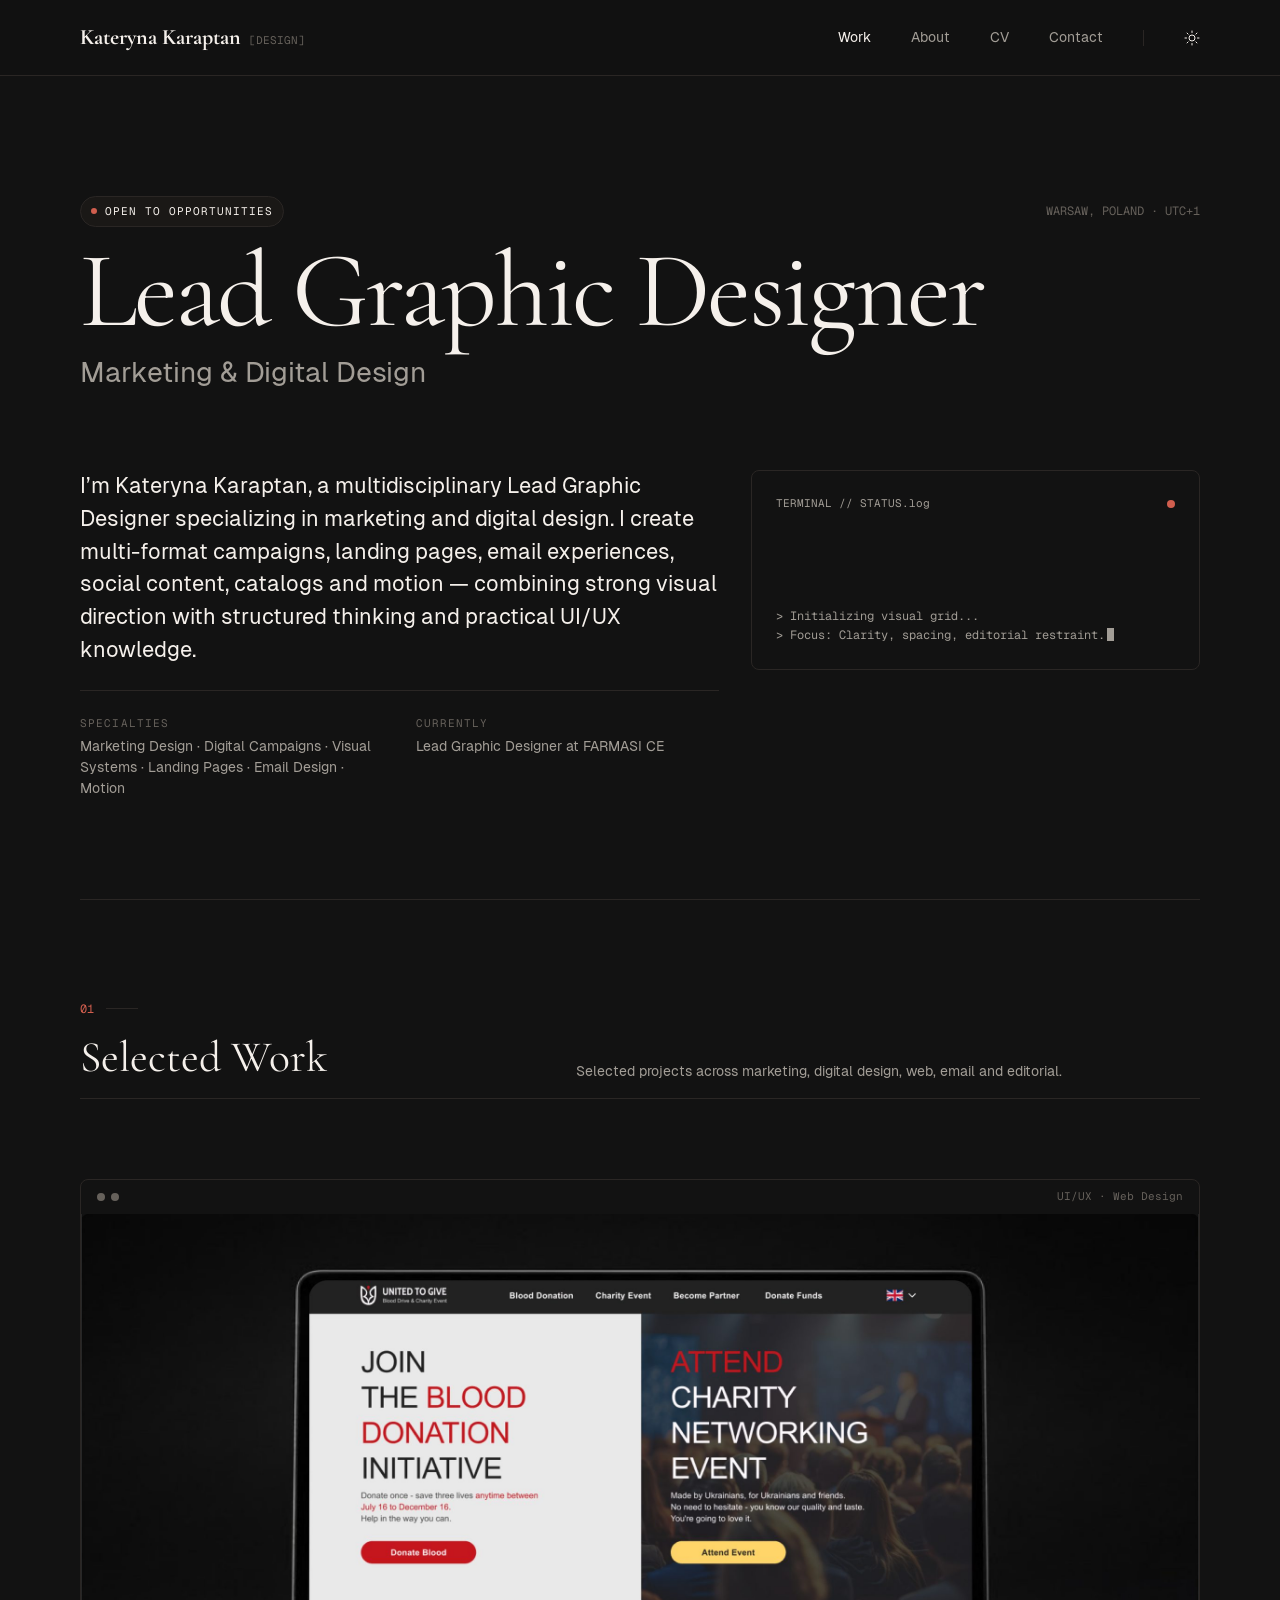
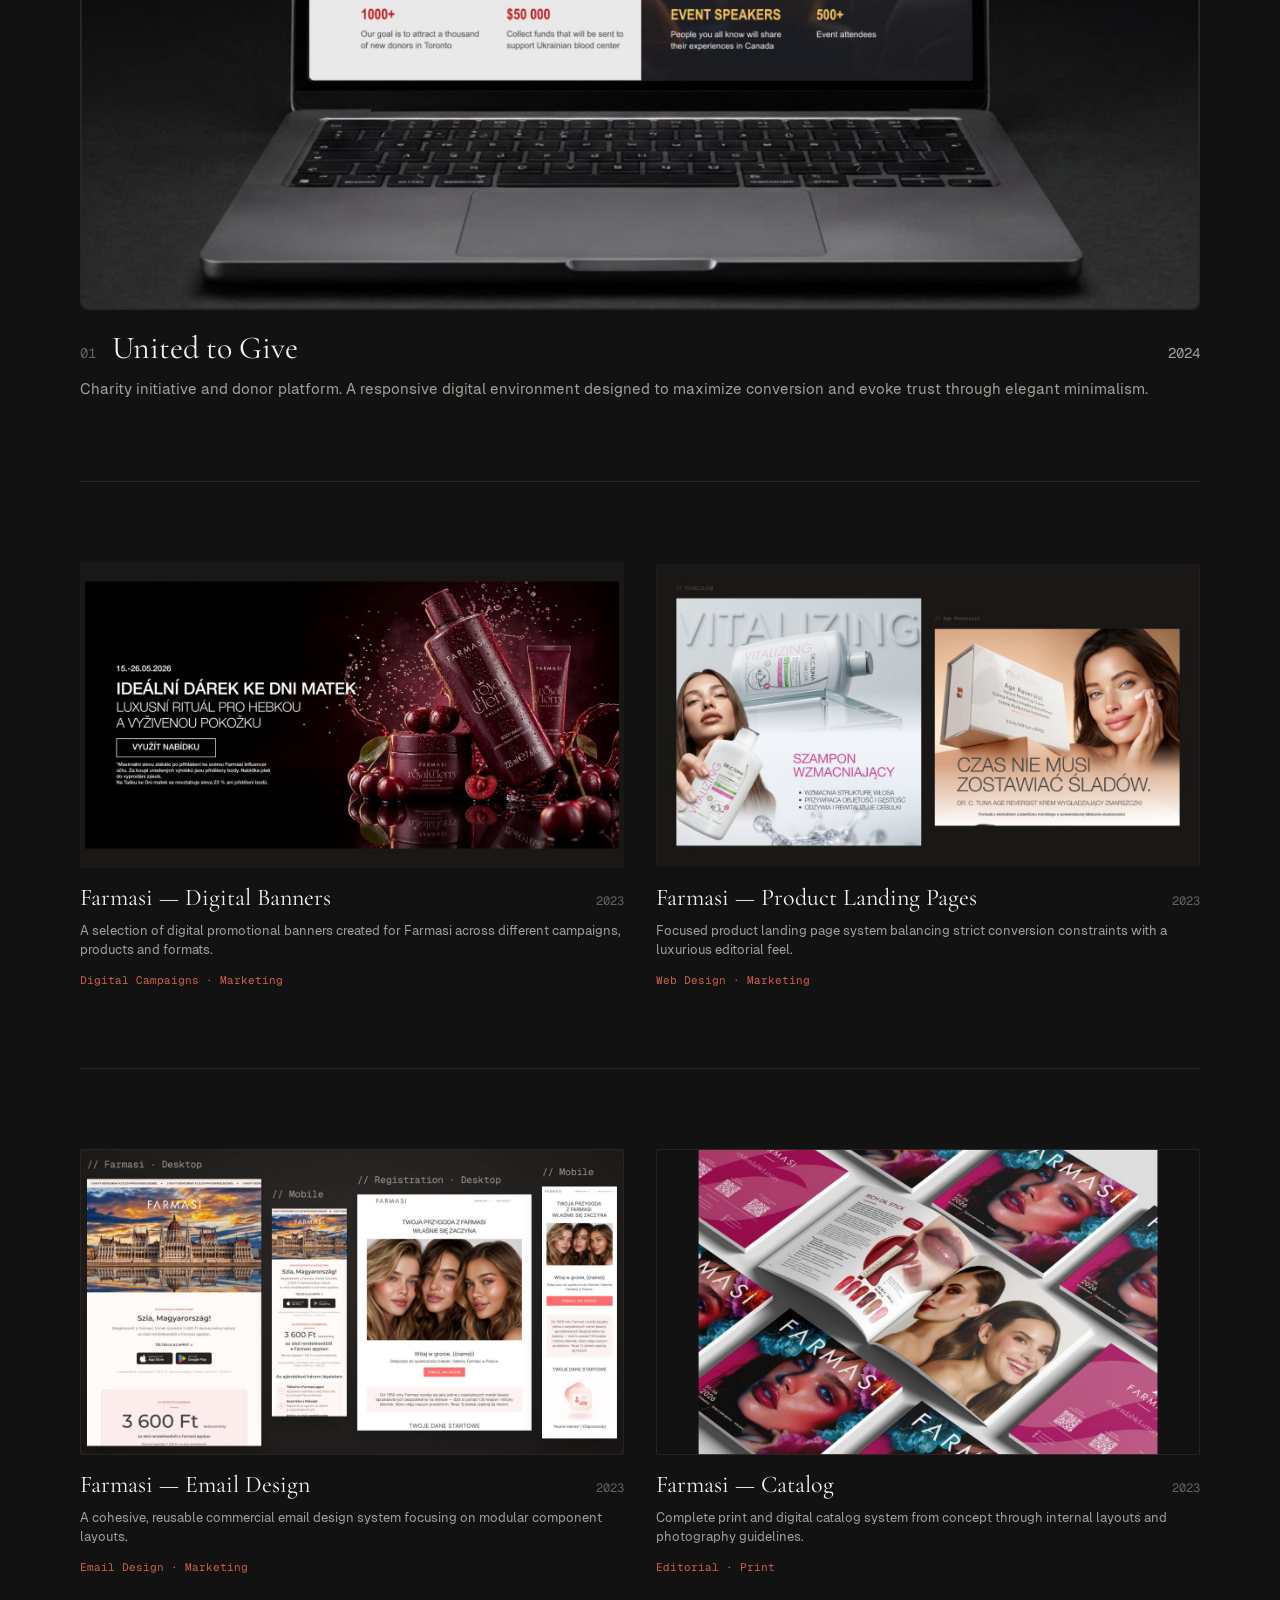
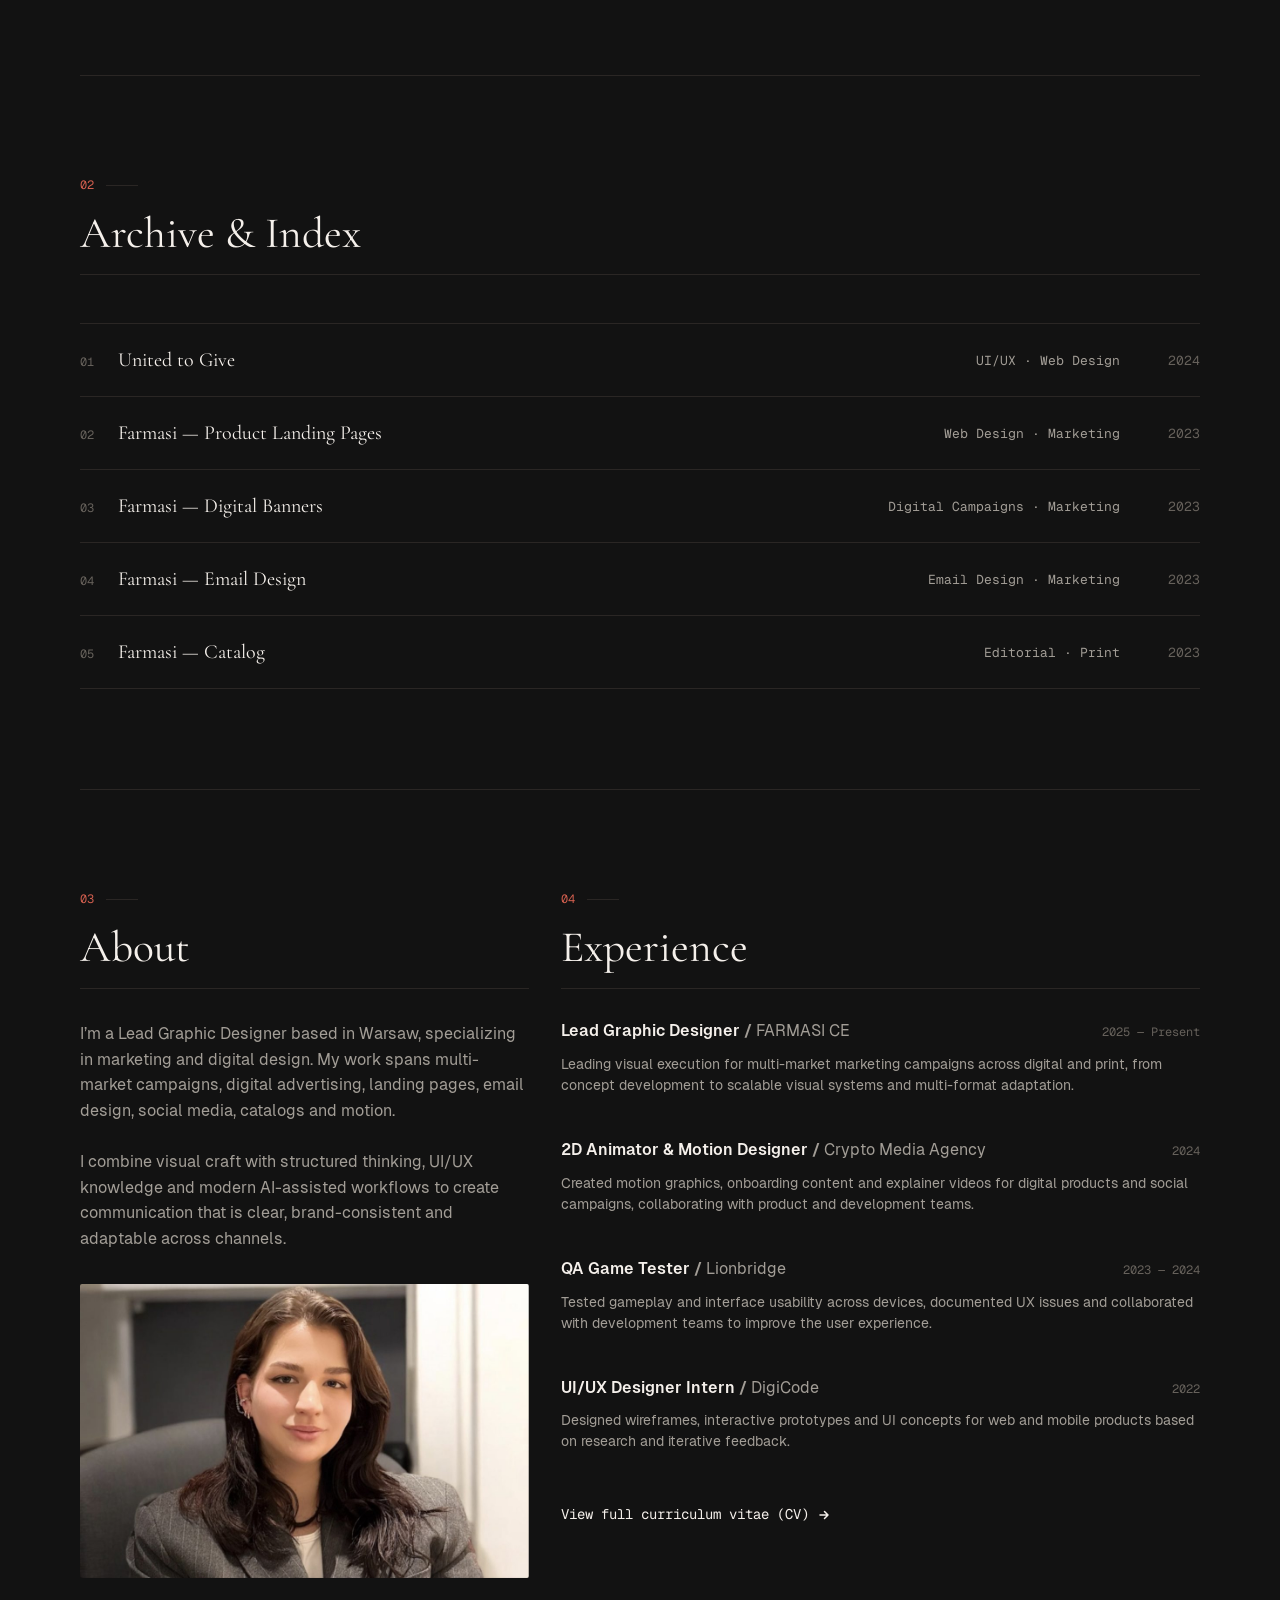
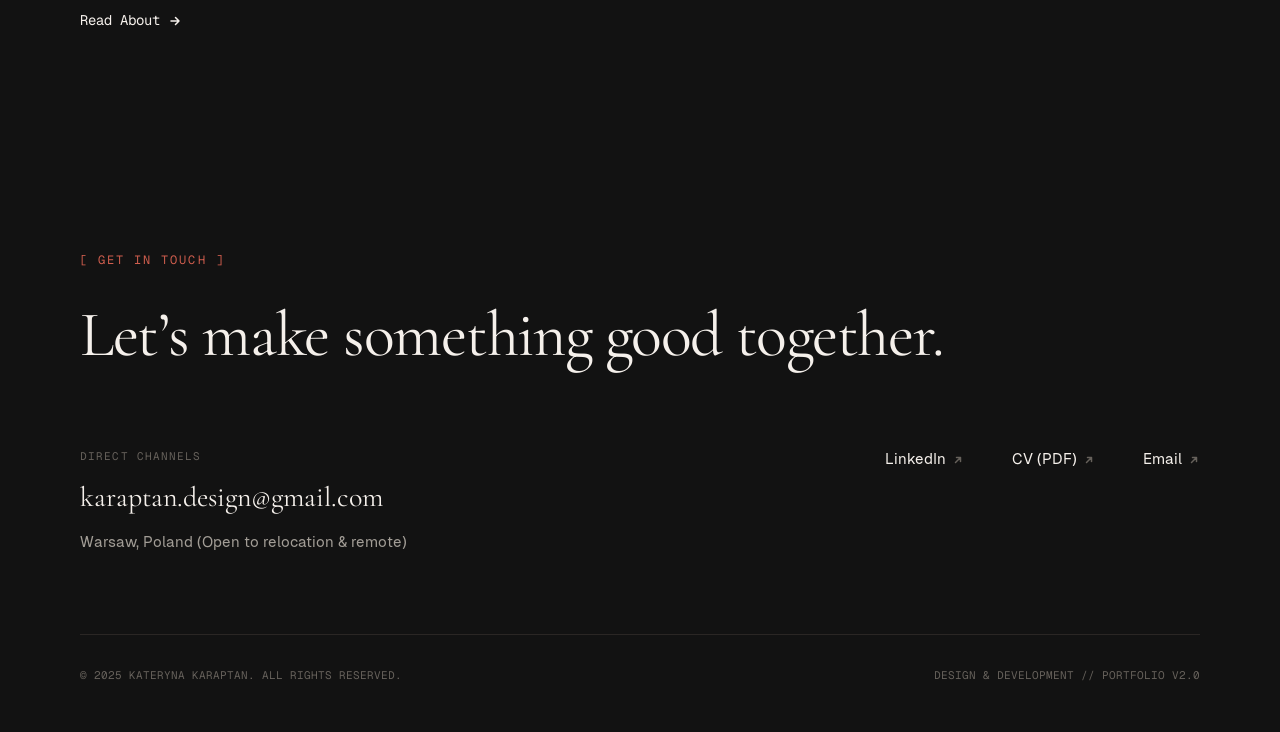
<file: index.html>
<!doctype html>
<html lang="en" data-theme="dark">
<head>
<meta charset="utf-8">
<meta name="viewport" content="width=device-width, initial-scale=1">
<title>Kateryna Karaptan — Lead Graphic Designer</title>
<meta name="description" content="Portfolio of Kateryna Karaptan, a Warsaw-based Lead Graphic Designer specializing in marketing and digital design: campaigns, landing pages, email, catalogs and motion.">
<meta name="author" content="Kateryna Karaptan">
<meta property="og:type" content="website">
<meta property="og:title" content="Kateryna Karaptan — Lead Graphic Designer">
<meta property="og:description" content="Portfolio of Kateryna Karaptan, a Warsaw-based Lead Graphic Designer specializing in marketing and digital design: campaigns, landing pages, email, catalogs and motion.">
<meta property="og:image" content="assets/img/og-image.jpg">
<meta name="twitter:card" content="summary_large_image">
<meta name="theme-color" content="#121212">
<link rel="icon" href="assets/favicon.svg" type="image/svg+xml">
<script>(function(){var t;try{t=localStorage.getItem('kk-theme')}catch(e){}if(t!=='light'&&t!=='dark')t='dark';document.documentElement.setAttribute('data-theme',t)})();</script>
<link rel="preload" href="assets/fonts/geist-sans-latin-400-normal.woff2" as="font" type="font/woff2" crossorigin>
<link rel="preload" href="assets/fonts/cormorant-garamond-latin-400-normal.woff2" as="font" type="font/woff2" crossorigin>
<link rel="stylesheet" href="assets/css/fonts.css">
<link rel="stylesheet" href="assets/css/style.css">
</head>
<body>
<a class="skip-link" href="#main">Skip to content</a>
<header class="site-header">
  <div class="site-header__inner">
    <a class="wordmark" href="index.html" aria-label="Kateryna Karaptan — home">
      <span class="wordmark__name">Kateryna Karaptan</span><span class="wordmark__tag">[DESIGN]</span>
    </a>
    <nav class="nav" aria-label="Main">
      <div class="nav__links"><a class="nav__link" href="index.html#work" aria-current="page">Work</a><a class="nav__link" href="about.html">About</a><a class="nav__link" href="cv.html">CV</a><a class="nav__link" href="#contact">Contact</a></div>
      <span class="nav__divider" aria-hidden="true"></span>
      <button class="theme-toggle" type="button" aria-label="Switch theme"><svg class="icon-sun" viewBox="0 0 16 16" fill="none" aria-hidden="true"><circle cx="8" cy="8" r="3" stroke="currentColor"/><path d="M8 1v1.5M8 13.5V15M1 8h1.5M13.5 8H15M3.05 3.05l1.06 1.06M11.89 11.89l1.06 1.06M3.05 12.95l1.06-1.06M11.89 4.11l1.06-1.06" stroke="currentColor" stroke-linecap="round"/></svg><svg class="icon-moon" viewBox="0 0 16 16" fill="none" aria-hidden="true"><path d="M13.5 9.6A5.75 5.75 0 0 1 6.4 2.5a5.75 5.75 0 1 0 7.1 7.1Z" stroke="currentColor" stroke-linejoin="round"/></svg></button>
      <button class="menu-toggle" type="button" aria-expanded="false" aria-controls="mobile-menu">Menu <span class="menu-toggle__lines" aria-hidden="true"></span></button>
    </nav>
  </div>
</header>
<div class="mobile-menu" id="mobile-menu"><a href="index.html#work" aria-current="page">Work</a><a href="about.html">About</a><a href="cv.html">CV</a><a href="#contact">Contact</a><p class="label">Warsaw, Poland · Open to opportunities</p></div>
<main id="main">
<section class="hero">
  <div class="container">
    <div class="hero__top">
      <span class="status-pill"><span class="status-dot" aria-hidden="true"></span>Open to opportunities</span>
      <span class="meta-num">WARSAW, POLAND · UTC+1</span>
    </div>
    <h1 class="display hero__title">Lead Graphic Designer</h1>
    <p class="subtitle hero__subtitle">Marketing &amp; Digital Design</p>
    <div class="hero__grid">
      <div>
        <p class="lead">I&rsquo;m Kateryna Karaptan, a multidisciplinary Lead Graphic Designer specializing in marketing and digital design. I create multi-format campaigns, landing pages, email experiences, social content, catalogs and motion — combining strong visual direction with structured thinking and practical UI/UX knowledge.</p>
        <div class="hero__facts">
          <div><p class="label">Specialties</p><p class="body-sm">Marketing Design · Digital Campaigns · Visual Systems · Landing Pages · Email Design · Motion</p></div>
          <div><p class="label">Currently</p><p class="body-sm">Lead Graphic Designer at FARMASI CE</p></div>
        </div>
      </div>
      <div class="terminal" aria-hidden="true">
        <div class="terminal__head"><span>TERMINAL // STATUS.log</span><span class="terminal__led"></span></div>
        <div class="terminal__body"><p>&gt; Initializing visual grid...</p><p>&gt; Focus: Clarity, spacing, editorial restraint.<span class="terminal__cursor"></span></p></div>
      </div>
    </div>
  </div>
</section>

<div class="container"><hr class="rule"></div>

<section class="section" id="work">
  <div class="container">
    <div class="section-head reveal">
  <div class="section-index"><span class="section-index__num">01</span><span class="section-index__rule"></span></div>
  <div class="section-head__row"><h2 class="h-section">Selected Work</h2><p class="body-sm">Selected projects across marketing, digital design, web, email and editorial.</p></div>
  <hr class="rule">
</div>
    <a class="feature-project reveal" href="work/united-to-give.html">
      <div class="window">
        <div class="window__bar"><span class="window__dots" aria-hidden="true"><i></i><i></i></span><span class="label label--plain">UI/UX · Web Design</span></div>
        <div class="window__body"><img src="assets/img/home-utg.jpg" width="2400" height="1492" alt="United to Give website shown on a laptop" fetchpriority="high"></div>
      </div>
      <div class="feature-project__info">
        <div class="project-id"><span class="project-id__title"><span class="project-id__num">01</span><h3 class="h-sub">United to Give</h3></span><span class="project-id__year">2024</span></div>
        <p class="body">Charity initiative and donor platform. A responsive digital environment designed to maximize conversion and evoke trust through elegant minimalism.</p>
      </div>
    </a>
    <hr class="rule work-divider">
    <div class="card-grid">
      <a class="card reveal" href="work/banner-design.html">
  <div class="card__media"><img src="assets/img/home-banners.jpg" width="1248" height="702" alt="Farmasi Royal Cherry Mother’s Day banner" loading="lazy" decoding="async"></div>
  <div>
    <div class="card__top"><h3 class="h-card">Farmasi — Digital Banners</h3><span class="card__year">2023</span></div>
    <p class="body-xs" style="margin-top:8px">A selection of digital promotional banners created for Farmasi across different campaigns, products and formats.</p>
    <p class="card__tags" style="margin-top:8px">Digital Campaigns · Marketing</p>
  </div>
</a>
      <a class="card reveal" href="work/product-landing-pages.html">
  <div class="card__media"><img src="assets/img/home-plp.jpg" width="1248" height="702" alt="Dr. C. Tuna product landing page key visuals" loading="lazy" decoding="async"></div>
  <div>
    <div class="card__top"><h3 class="h-card">Farmasi — Product Landing Pages</h3><span class="card__year">2023</span></div>
    <p class="body-xs" style="margin-top:8px">Focused product landing page system balancing strict conversion constraints with a luxurious editorial feel.</p>
    <p class="card__tags" style="margin-top:8px">Web Design · Marketing</p>
  </div>
</a>
    </div>
    <hr class="rule work-divider">
    <div class="card-grid">
      <a class="card reveal" href="work/email-design.html">
  <div class="card__media"><img src="assets/img/home-email.jpg" width="1248" height="702" alt="Farmasi email designs on desktop and mobile" loading="lazy" decoding="async"></div>
  <div>
    <div class="card__top"><h3 class="h-card">Farmasi — Email Design</h3><span class="card__year">2023</span></div>
    <p class="body-xs" style="margin-top:8px">A cohesive, reusable commercial email design system focusing on modular component layouts.</p>
    <p class="card__tags" style="margin-top:8px">Email Design · Marketing</p>
  </div>
</a>
      <a class="card reveal" href="work/farmasi-catalog.html">
  <div class="card__media"><img src="assets/img/home-catalog.jpg" width="1248" height="702" alt="Farmasi catalog spreads" loading="lazy" decoding="async"></div>
  <div>
    <div class="card__top"><h3 class="h-card">Farmasi — Catalog</h3><span class="card__year">2023</span></div>
    <p class="body-xs" style="margin-top:8px">Complete print and digital catalog system from concept through internal layouts and photography guidelines.</p>
    <p class="card__tags" style="margin-top:8px">Editorial · Print</p>
  </div>
</a>
    </div>
  </div>
</section>

<div class="container"><hr class="rule"></div>

<section class="section">
  <div class="container">
    <div class="section-head reveal">
  <div class="section-index"><span class="section-index__num">02</span><span class="section-index__rule"></span></div>
  <div class="section-head__row"><h2 class="h-section">Archive &amp; Index</h2></div>
  <hr class="rule">
</div>
    <ol class="archive reveal" style="margin-top:-32px"><li><a class="archive__row" href="work/united-to-give.html"><span class="archive__title"><span class="meta-num">01</span><span class="serif">United to Give</span></span><span class="archive__meta"><span>UI/UX · Web Design</span><span>2024</span></span></a></li><li><a class="archive__row" href="work/product-landing-pages.html"><span class="archive__title"><span class="meta-num">02</span><span class="serif">Farmasi — Product Landing Pages</span></span><span class="archive__meta"><span>Web Design · Marketing</span><span>2023</span></span></a></li><li><a class="archive__row" href="work/banner-design.html"><span class="archive__title"><span class="meta-num">03</span><span class="serif">Farmasi — Digital Banners</span></span><span class="archive__meta"><span>Digital Campaigns · Marketing</span><span>2023</span></span></a></li><li><a class="archive__row" href="work/email-design.html"><span class="archive__title"><span class="meta-num">04</span><span class="serif">Farmasi — Email Design</span></span><span class="archive__meta"><span>Email Design · Marketing</span><span>2023</span></span></a></li><li><a class="archive__row" href="work/farmasi-catalog.html"><span class="archive__title"><span class="meta-num">05</span><span class="serif">Farmasi — Catalog</span></span><span class="archive__meta"><span>Editorial · Print</span><span>2023</span></span></a></li></ol>
  </div>
</section>

<div class="container"><hr class="rule"></div>

<section class="section">
  <div class="container split">
    <div class="gap-32">
      <div class="section-head reveal" style="margin-bottom:0">
  <div class="section-index"><span class="section-index__num">03</span><span class="section-index__rule"></span></div>
  <div class="section-head__row"><h2 class="h-section">About</h2></div>
  <hr class="rule">
</div>
      <div class="body-lg reveal"><p>I&rsquo;m a Lead Graphic Designer based in Warsaw, specializing in marketing and digital design. My work spans multi-market campaigns, digital advertising, landing pages, email design, social media, catalogs and motion.</p><p>I combine visual craft with structured thinking, UI/UX knowledge and modern AI-assisted workflows to create communication that is clear, brand-consistent and adaptable across channels.</p></div>
      <div class="portrait reveal"><img src="assets/img/portrait-home.jpg" width="1030" height="676" alt="Portrait of Kateryna Karaptan" loading="lazy" decoding="async"></div>
      <a class="text-link" href="about.html">Read About <svg viewBox="0 0 14 14" fill="none" aria-hidden="true"><path d="M3 7h8M7.5 3.5 11 7l-3.5 3.5" stroke="currentColor" stroke-width="1.5" stroke-linecap="round" stroke-linejoin="round"/></svg></a>
    </div>
    <div class="gap-32">
      <div class="section-head reveal" style="margin-bottom:0">
  <div class="section-index"><span class="section-index__num">04</span><span class="section-index__rule"></span></div>
  <div class="section-head__row"><h2 class="h-section">Experience</h2></div>
  <hr class="rule">
</div>
      <div class="reveal"><ul class="experience"><li class="experience__item">
  <div class="experience__head"><p class="experience__role"><strong>Lead Graphic Designer</strong><span class="at"> / </span>FARMASI CE</p><span class="experience__date">2025 — Present</span></div>
  <p class="body-sm">Leading visual execution for multi-market marketing campaigns across digital and print, from concept development to scalable visual systems and multi-format adaptation.</p>
</li><li class="experience__item">
  <div class="experience__head"><p class="experience__role"><strong>2D Animator &amp; Motion Designer</strong><span class="at"> / </span>Crypto Media Agency</p><span class="experience__date">2024</span></div>
  <p class="body-sm">Created motion graphics, onboarding content and explainer videos for digital products and social campaigns, collaborating with product and development teams.</p>
</li><li class="experience__item">
  <div class="experience__head"><p class="experience__role"><strong>QA Game Tester</strong><span class="at"> / </span>Lionbridge</p><span class="experience__date">2023 — 2024</span></div>
  <p class="body-sm">Tested gameplay and interface usability across devices, documented UX issues and collaborated with development teams to improve the user experience.</p>
</li><li class="experience__item">
  <div class="experience__head"><p class="experience__role"><strong>UI/UX Designer Intern</strong><span class="at"> / </span>DigiCode</p><span class="experience__date">2022</span></div>
  <p class="body-sm">Designed wireframes, interactive prototypes and UI concepts for web and mobile products based on research and iterative feedback.</p>
</li></ul></div>
      <a class="text-link" href="cv.html">View full curriculum vitae (CV) <svg viewBox="0 0 14 14" fill="none" aria-hidden="true"><path d="M3 7h8M7.5 3.5 11 7l-3.5 3.5" stroke="currentColor" stroke-width="1.5" stroke-linecap="round" stroke-linejoin="round"/></svg></a>
    </div>
  </div>
</section>
</main>
<section class="contact" id="contact" aria-labelledby="contact-title">
  <div class="container">
    <p class="contact__eyebrow">[ GET IN TOUCH ]</p>
    <h2 class="contact__title" id="contact-title">Let&rsquo;s make something good together.</h2>
    <div class="contact__channels">
      <div>
        <p class="label">Direct channels</p>
        <a class="contact__email" href="mailto:karaptan.design@gmail.com">karaptan.design@gmail.com</a>
        <p class="body">Warsaw, Poland (Open to relocation &amp; remote)</p>
      </div>
      <div class="contact__links">
        <a class="ext-link" href="https://www.linkedin.com/in/katerynakaraptan/" target="_blank" rel="noopener">LinkedIn <svg viewBox="0 0 12 12" fill="none" aria-hidden="true"><path d="M3.5 8.5l5-5M4.5 3.5h4v4" stroke="currentColor" stroke-width="1.5" stroke-linecap="round" stroke-linejoin="round"/></svg></a>
        <a class="ext-link" href="assets/docs/Kateryna-Karaptan-CV.pdf" target="_blank" rel="noopener">CV (PDF) <svg viewBox="0 0 12 12" fill="none" aria-hidden="true"><path d="M3.5 8.5l5-5M4.5 3.5h4v4" stroke="currentColor" stroke-width="1.5" stroke-linecap="round" stroke-linejoin="round"/></svg></a>
        <a class="ext-link" href="mailto:karaptan.design@gmail.com">Email <svg viewBox="0 0 12 12" fill="none" aria-hidden="true"><path d="M3.5 8.5l5-5M4.5 3.5h4v4" stroke="currentColor" stroke-width="1.5" stroke-linecap="round" stroke-linejoin="round"/></svg></a>
      </div>
    </div>
    <footer class="site-footer">
      <span>&copy; 2025 Kateryna Karaptan. All rights reserved.</span>
      <span>Design &amp; Development // Portfolio v2.0</span>
    </footer>
  </div>
</section>
<script src="assets/js/main.js" defer></script>
</body>
</html>
</file>
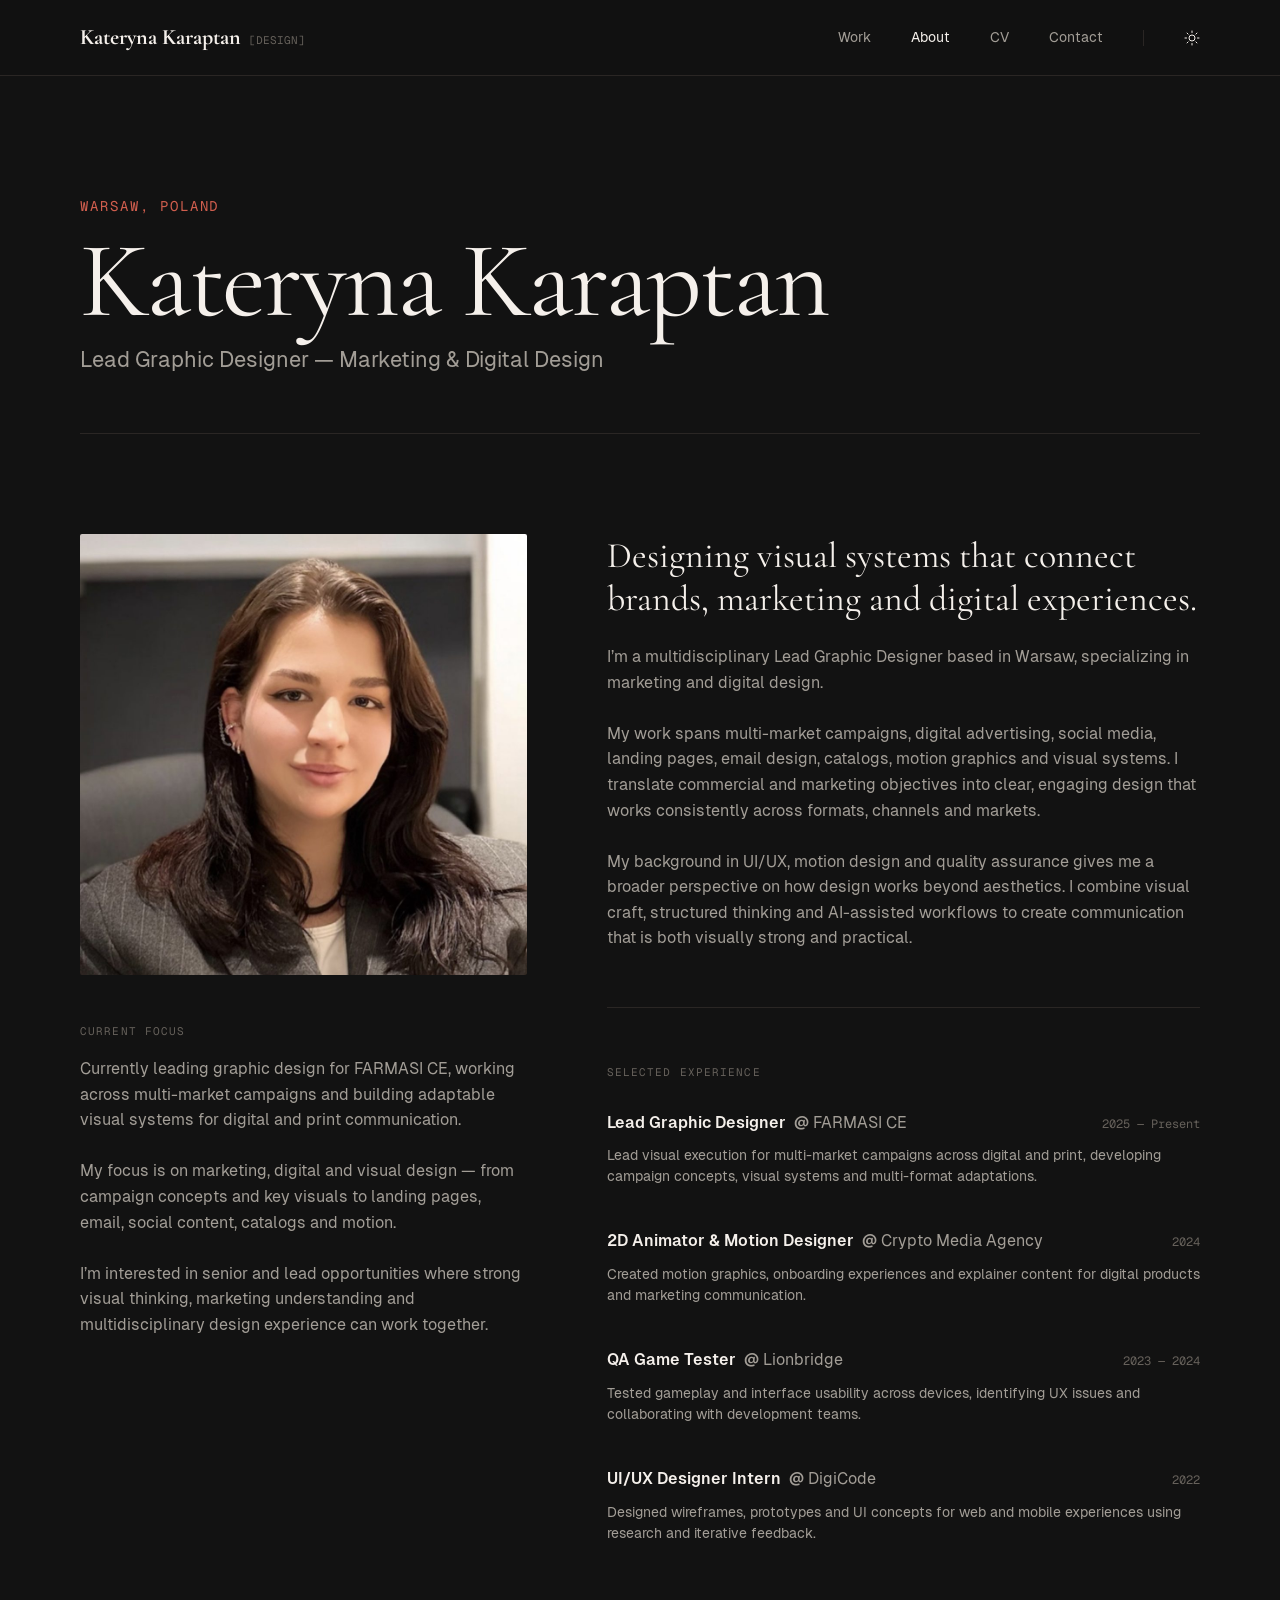
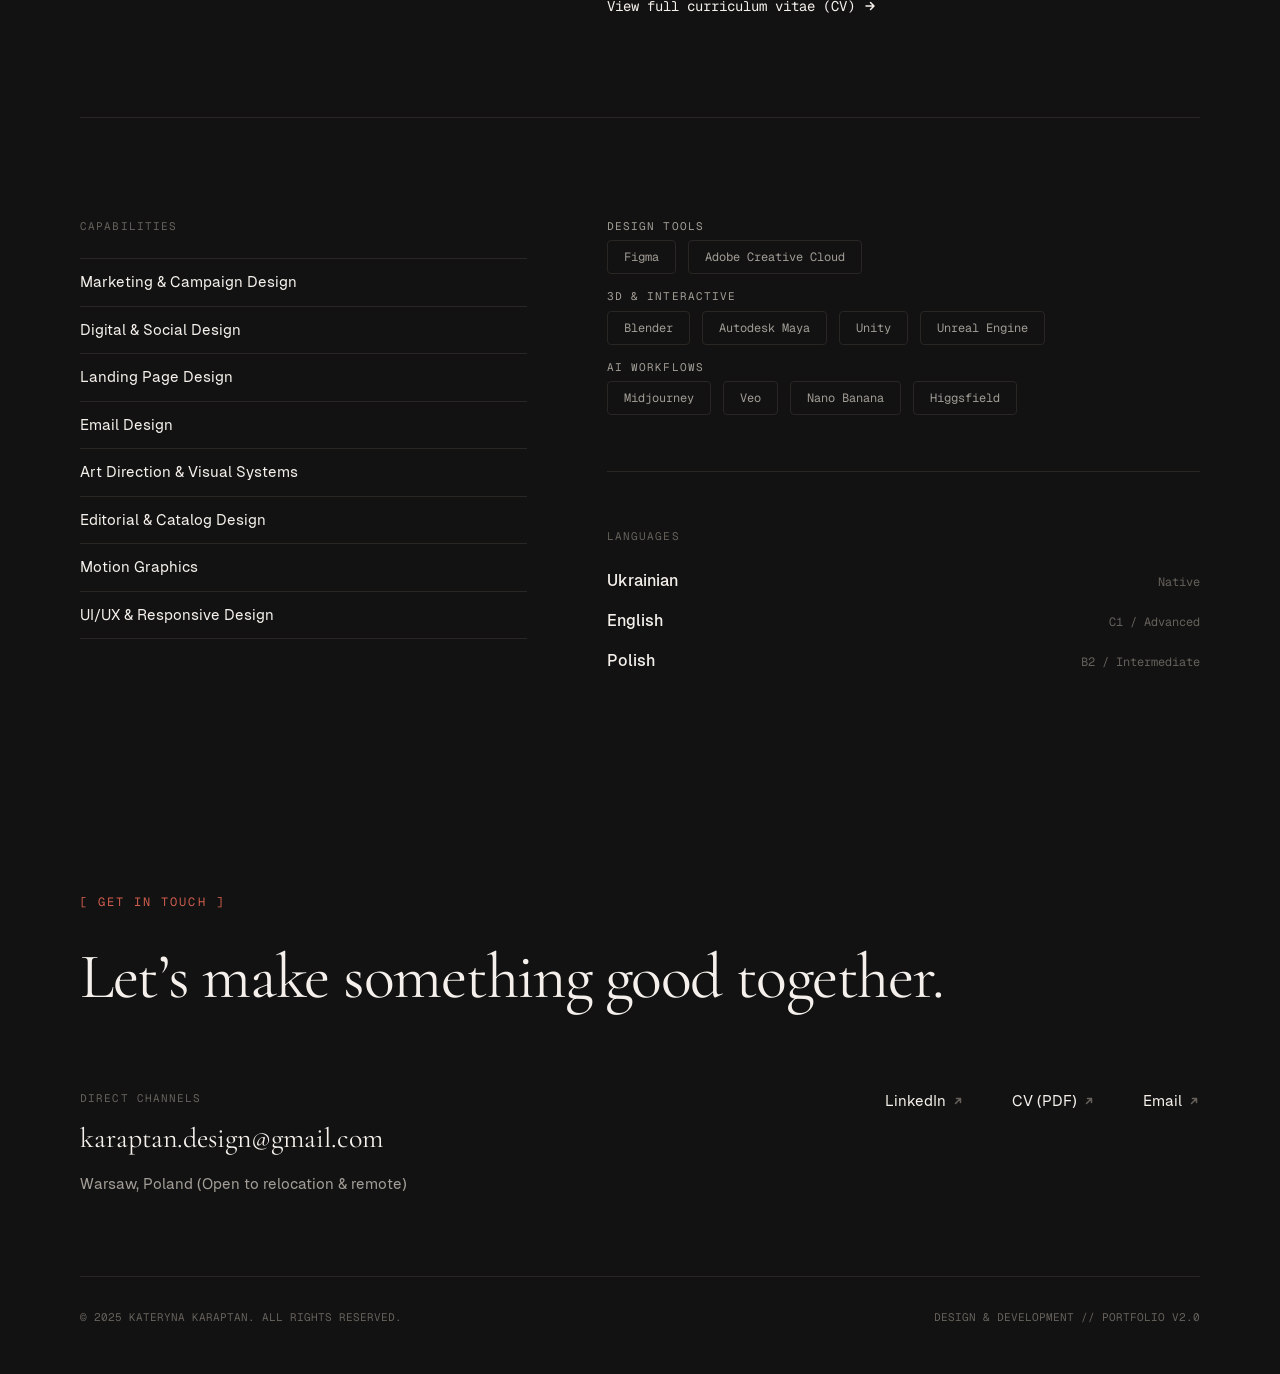
<file: about.html>
<!doctype html>
<html lang="en" data-theme="dark">
<head>
<meta charset="utf-8">
<meta name="viewport" content="width=device-width, initial-scale=1">
<title>About — Kateryna Karaptan</title>
<meta name="description" content="Kateryna Karaptan is a multidisciplinary Lead Graphic Designer based in Warsaw, specializing in marketing and digital design.">
<meta name="author" content="Kateryna Karaptan">
<meta property="og:type" content="website">
<meta property="og:title" content="About — Kateryna Karaptan">
<meta property="og:description" content="Kateryna Karaptan is a multidisciplinary Lead Graphic Designer based in Warsaw, specializing in marketing and digital design.">
<meta property="og:image" content="assets/img/og-image.jpg">
<meta name="twitter:card" content="summary_large_image">
<meta name="theme-color" content="#121212">
<link rel="icon" href="assets/favicon.svg" type="image/svg+xml">
<script>(function(){var t;try{t=localStorage.getItem('kk-theme')}catch(e){}if(t!=='light'&&t!=='dark')t='dark';document.documentElement.setAttribute('data-theme',t)})();</script>
<link rel="preload" href="assets/fonts/geist-sans-latin-400-normal.woff2" as="font" type="font/woff2" crossorigin>
<link rel="preload" href="assets/fonts/cormorant-garamond-latin-400-normal.woff2" as="font" type="font/woff2" crossorigin>
<link rel="stylesheet" href="assets/css/fonts.css">
<link rel="stylesheet" href="assets/css/style.css">
</head>
<body>
<a class="skip-link" href="#main">Skip to content</a>
<header class="site-header">
  <div class="site-header__inner">
    <a class="wordmark" href="index.html" aria-label="Kateryna Karaptan — home">
      <span class="wordmark__name">Kateryna Karaptan</span><span class="wordmark__tag">[DESIGN]</span>
    </a>
    <nav class="nav" aria-label="Main">
      <div class="nav__links"><a class="nav__link" href="index.html#work">Work</a><a class="nav__link" href="about.html" aria-current="page">About</a><a class="nav__link" href="cv.html">CV</a><a class="nav__link" href="#contact">Contact</a></div>
      <span class="nav__divider" aria-hidden="true"></span>
      <button class="theme-toggle" type="button" aria-label="Switch theme"><svg class="icon-sun" viewBox="0 0 16 16" fill="none" aria-hidden="true"><circle cx="8" cy="8" r="3" stroke="currentColor"/><path d="M8 1v1.5M8 13.5V15M1 8h1.5M13.5 8H15M3.05 3.05l1.06 1.06M11.89 11.89l1.06 1.06M3.05 12.95l1.06-1.06M11.89 4.11l1.06-1.06" stroke="currentColor" stroke-linecap="round"/></svg><svg class="icon-moon" viewBox="0 0 16 16" fill="none" aria-hidden="true"><path d="M13.5 9.6A5.75 5.75 0 0 1 6.4 2.5a5.75 5.75 0 1 0 7.1 7.1Z" stroke="currentColor" stroke-linejoin="round"/></svg></button>
      <button class="menu-toggle" type="button" aria-expanded="false" aria-controls="mobile-menu">Menu <span class="menu-toggle__lines" aria-hidden="true"></span></button>
    </nav>
  </div>
</header>
<div class="mobile-menu" id="mobile-menu"><a href="index.html#work">Work</a><a href="about.html" aria-current="page">About</a><a href="cv.html">CV</a><a href="#contact">Contact</a><p class="label">Warsaw, Poland · Open to opportunities</p></div>
<main id="main">
<section class="about-hero">
  <div class="container">
    <p class="label">Warsaw, Poland</p>
    <h1 class="display">Kateryna Karaptan</h1>
    <p class="subtitle" style="font-size:clamp(19px,1.7vw,24px)">Lead Graphic Designer — Marketing &amp; Digital Design</p>
  </div>
</section>
<div class="container"><hr class="rule"></div>

<section class="section">
  <div class="container split split--wide-right about-split">
    <div class="gap-48">
      <div class="portrait reveal"><img src="assets/img/portrait-about.jpg" width="1030" height="1018" alt="Portrait of Kateryna Karaptan" fetchpriority="high"></div>
      <div class="gap-24 reveal" style="gap:16px">
        <p class="label">Current focus</p>
        <div class="body-md"><p>Currently leading graphic design for FARMASI CE, working across multi-market campaigns and building adaptable visual systems for digital and print communication.</p><p>My focus is on marketing, digital and visual design — from campaign concepts and key visuals to landing pages, email, social content, catalogs and motion.</p><p>I&rsquo;m interested in senior and lead opportunities where strong visual thinking, marketing understanding and multidisciplinary design experience can work together.</p></div>
      </div>
    </div>
    <div class="gap-48" style="gap:56px">
      <div class="about-intro reveal">
        <h2 class="h-big-statement">Designing visual systems that connect brands, marketing and digital experiences.</h2>
        <div class="body-lg"><p>I&rsquo;m a multidisciplinary Lead Graphic Designer based in Warsaw, specializing in marketing and digital design.</p><p>My work spans multi-market campaigns, digital advertising, social media, landing pages, email design, catalogs, motion graphics and visual systems. I translate commercial and marketing objectives into clear, engaging design that works consistently across formats, channels and markets.</p><p>My background in UI/UX, motion design and quality assurance gives me a broader perspective on how design works beyond aesthetics. I combine visual craft, structured thinking and AI-assisted workflows to create communication that is both visually strong and practical.</p></div>
      </div>
      <hr class="rule">
      <div class="gap-32 reveal">
        <p class="label">Selected experience</p>
        <ul class="experience"><li class="experience__item">
  <div class="experience__head"><p class="experience__role"><strong>Lead Graphic Designer</strong><span class="at"> &nbsp;@ </span>FARMASI CE</p><span class="experience__date">2025 — Present</span></div>
  <p class="body-sm">Lead visual execution for multi-market campaigns across digital and print, developing campaign concepts, visual systems and multi-format adaptations.</p>
</li><li class="experience__item">
  <div class="experience__head"><p class="experience__role"><strong>2D Animator &amp; Motion Designer</strong><span class="at"> &nbsp;@ </span>Crypto Media Agency</p><span class="experience__date">2024</span></div>
  <p class="body-sm">Created motion graphics, onboarding experiences and explainer content for digital products and marketing communication.</p>
</li><li class="experience__item">
  <div class="experience__head"><p class="experience__role"><strong>QA Game Tester</strong><span class="at"> &nbsp;@ </span>Lionbridge</p><span class="experience__date">2023 — 2024</span></div>
  <p class="body-sm">Tested gameplay and interface usability across devices, identifying UX issues and collaborating with development teams.</p>
</li><li class="experience__item">
  <div class="experience__head"><p class="experience__role"><strong>UI/UX Designer Intern</strong><span class="at"> &nbsp;@ </span>DigiCode</p><span class="experience__date">2022</span></div>
  <p class="body-sm">Designed wireframes, prototypes and UI concepts for web and mobile experiences using research and iterative feedback.</p>
</li></ul>
        <a class="text-link" href="cv.html">View full curriculum vitae (CV) <svg viewBox="0 0 14 14" fill="none" aria-hidden="true"><path d="M3 7h8M7.5 3.5 11 7l-3.5 3.5" stroke="currentColor" stroke-width="1.5" stroke-linecap="round" stroke-linejoin="round"/></svg></a>
      </div>
    </div>
  </div>
</section>
<div class="container"><hr class="rule"></div>

<section class="section">
  <div class="container split split--wide-right">
    <div class="gap-24 reveal">
      <p class="label">Capabilities</p>
      <ul class="capabilities"><li>Marketing &amp; Campaign Design</li><li>Digital &amp; Social Design</li><li>Landing Page Design</li><li>Email Design</li><li>Art Direction &amp; Visual Systems</li><li>Editorial &amp; Catalog Design</li><li>Motion Graphics</li><li>UI/UX &amp; Responsive Design</li></ul>
    </div>
    <div class="gap-48" style="gap:56px">
      <div class="reveal"><div class="chip-group"><p class="label label--muted">Design tools</p><div class="chips"><span class=chip>Figma</span><span class=chip>Adobe Creative Cloud</span></div></div><div class="chip-group"><p class="label label--muted">3D &amp; Interactive</p><div class="chips"><span class=chip>Blender</span><span class=chip>Autodesk Maya</span><span class=chip>Unity</span><span class=chip>Unreal Engine</span></div></div><div class="chip-group"><p class="label label--muted">AI workflows</p><div class="chips"><span class=chip>Midjourney</span><span class=chip>Veo</span><span class=chip>Nano Banana</span><span class=chip>Higgsfield</span></div></div></div>
      <hr class="rule">
      <div class="gap-24 reveal">
        <p class="label">Languages</p>
        <ul class="languages"><li><span class="name">Ukrainian</span><span class="level">Native</span></li><li><span class="name">English</span><span class="level">C1 / Advanced</span></li><li><span class="name">Polish</span><span class="level">B2 / Intermediate</span></li></ul>
      </div>
    </div>
  </div>
</section>
</main>
<section class="contact" id="contact" aria-labelledby="contact-title">
  <div class="container">
    <p class="contact__eyebrow">[ GET IN TOUCH ]</p>
    <h2 class="contact__title" id="contact-title">Let&rsquo;s make something good together.</h2>
    <div class="contact__channels">
      <div>
        <p class="label">Direct channels</p>
        <a class="contact__email" href="mailto:karaptan.design@gmail.com">karaptan.design@gmail.com</a>
        <p class="body">Warsaw, Poland (Open to relocation &amp; remote)</p>
      </div>
      <div class="contact__links">
        <a class="ext-link" href="https://www.linkedin.com/in/katerynakaraptan/" target="_blank" rel="noopener">LinkedIn <svg viewBox="0 0 12 12" fill="none" aria-hidden="true"><path d="M3.5 8.5l5-5M4.5 3.5h4v4" stroke="currentColor" stroke-width="1.5" stroke-linecap="round" stroke-linejoin="round"/></svg></a>
        <a class="ext-link" href="assets/docs/Kateryna-Karaptan-CV.pdf" target="_blank" rel="noopener">CV (PDF) <svg viewBox="0 0 12 12" fill="none" aria-hidden="true"><path d="M3.5 8.5l5-5M4.5 3.5h4v4" stroke="currentColor" stroke-width="1.5" stroke-linecap="round" stroke-linejoin="round"/></svg></a>
        <a class="ext-link" href="mailto:karaptan.design@gmail.com">Email <svg viewBox="0 0 12 12" fill="none" aria-hidden="true"><path d="M3.5 8.5l5-5M4.5 3.5h4v4" stroke="currentColor" stroke-width="1.5" stroke-linecap="round" stroke-linejoin="round"/></svg></a>
      </div>
    </div>
    <footer class="site-footer">
      <span>&copy; 2025 Kateryna Karaptan. All rights reserved.</span>
      <span>Design &amp; Development // Portfolio v2.0</span>
    </footer>
  </div>
</section>
<script src="assets/js/main.js" defer></script>
</body>
</html>
</file>
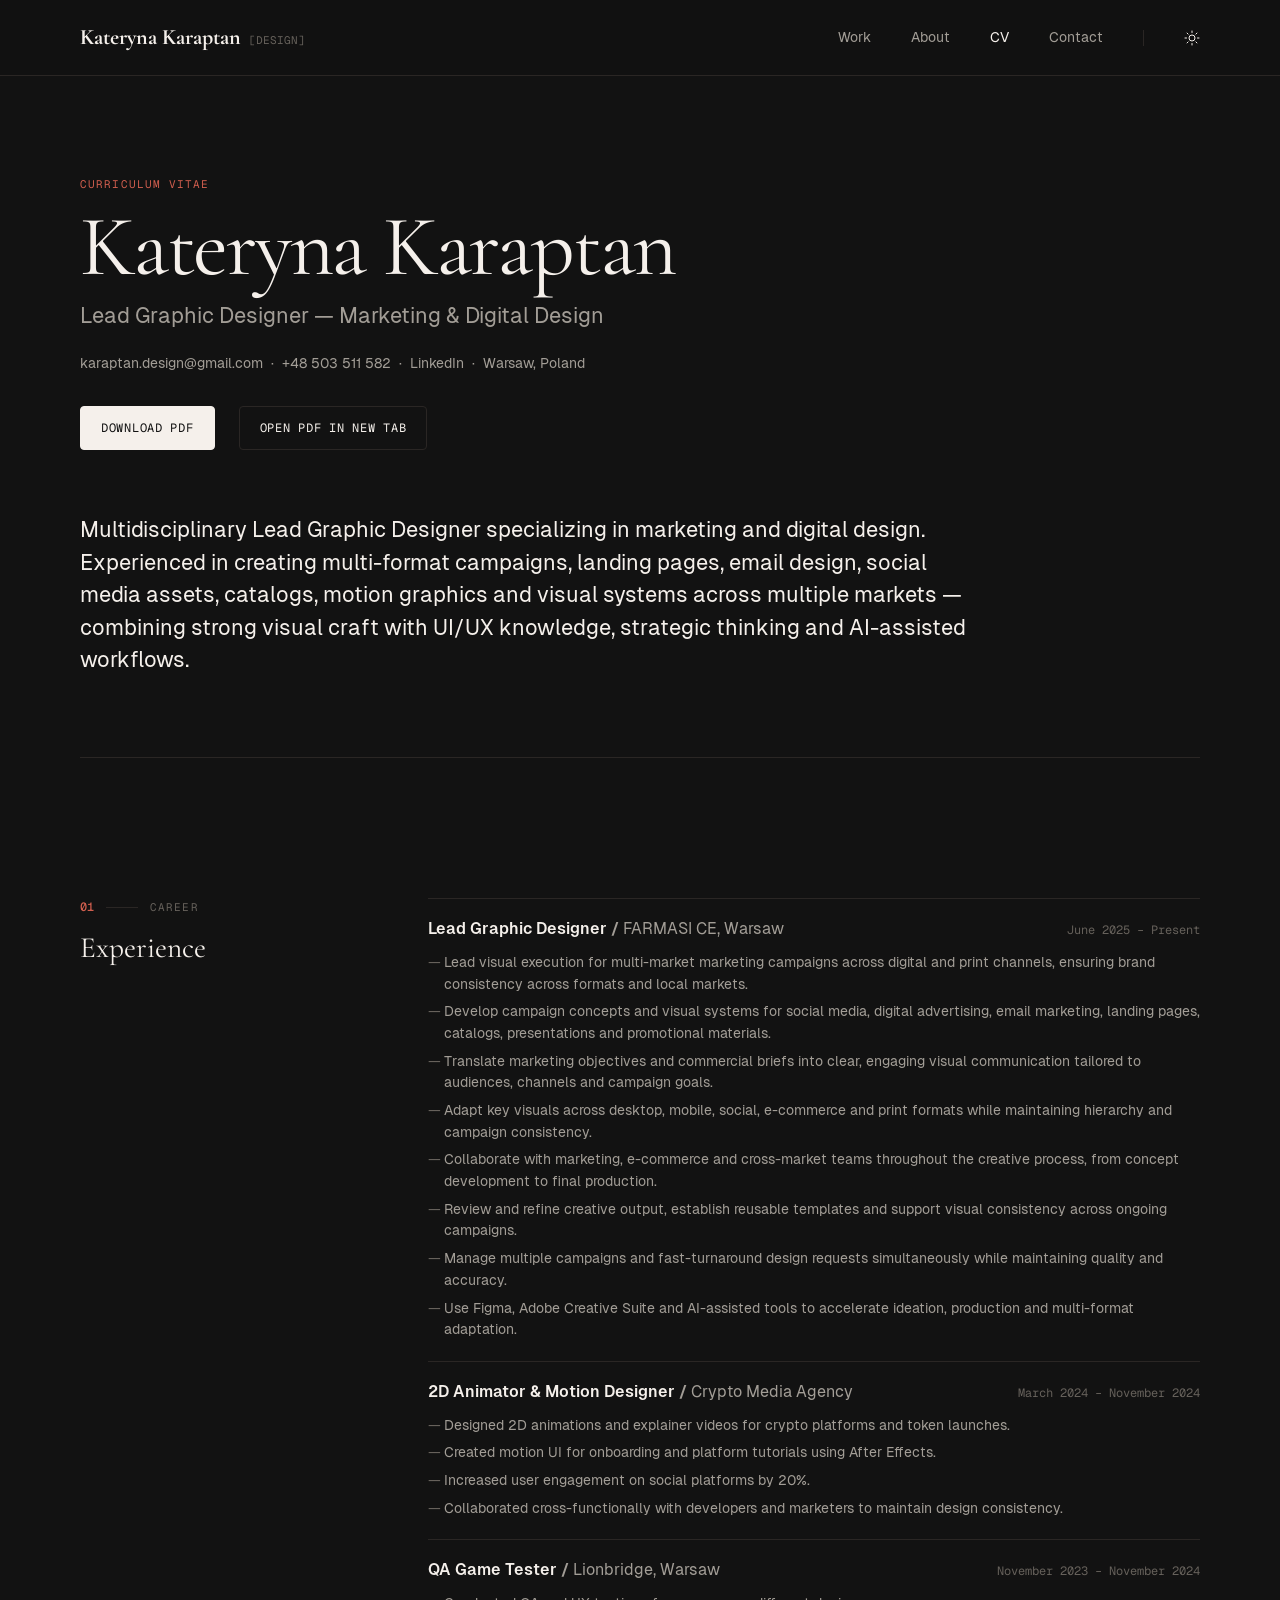
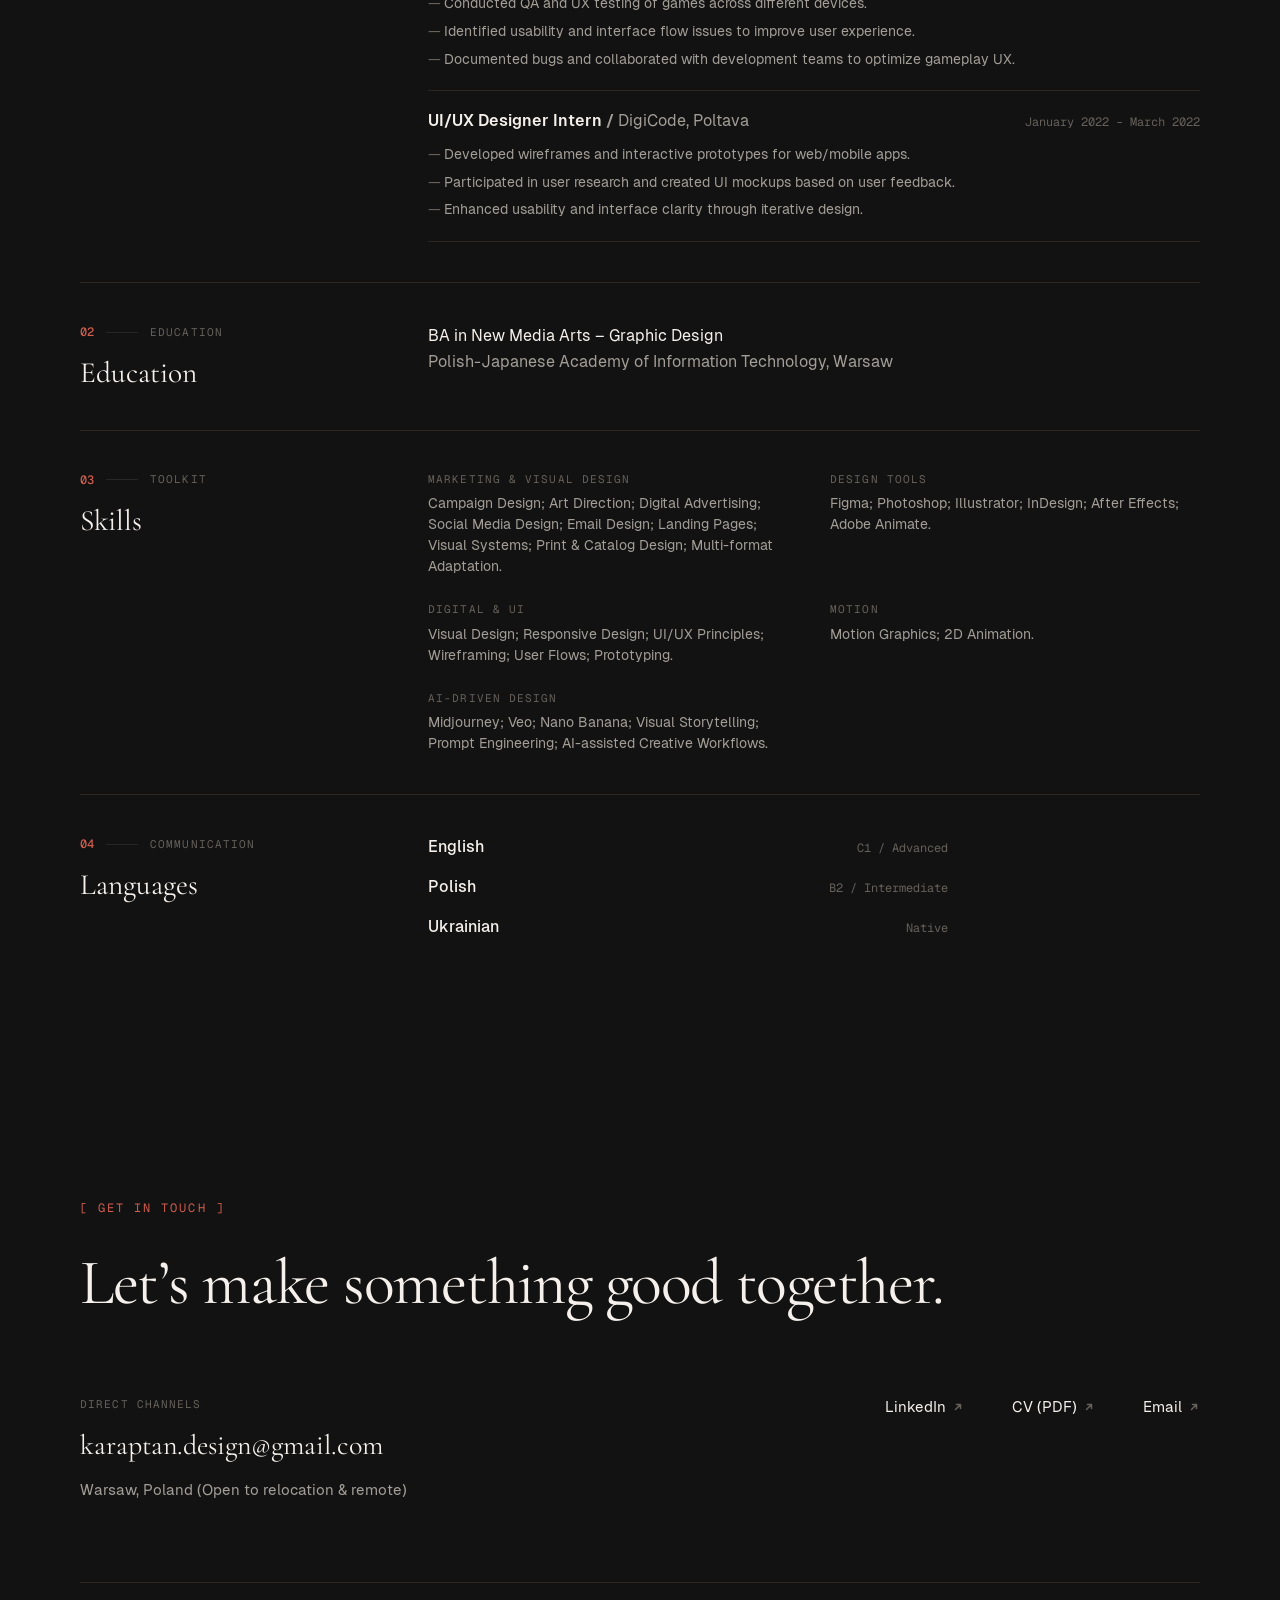
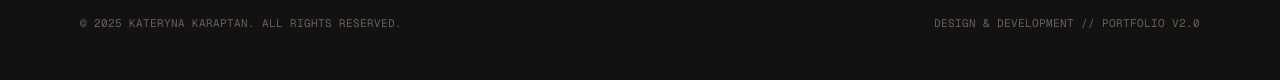
<file: cv.html>
<!doctype html>
<html lang="en" data-theme="dark">
<head>
<meta charset="utf-8">
<meta name="viewport" content="width=device-width, initial-scale=1">
<title>CV — Kateryna Karaptan</title>
<meta name="description" content="Curriculum vitae of Kateryna Karaptan, Lead Graphic Designer — Marketing & Digital Design, Warsaw.">
<meta name="author" content="Kateryna Karaptan">
<meta property="og:type" content="website">
<meta property="og:title" content="CV — Kateryna Karaptan">
<meta property="og:description" content="Curriculum vitae of Kateryna Karaptan, Lead Graphic Designer — Marketing & Digital Design, Warsaw.">
<meta property="og:image" content="assets/img/og-image.jpg">
<meta name="twitter:card" content="summary_large_image">
<meta name="theme-color" content="#121212">
<link rel="icon" href="assets/favicon.svg" type="image/svg+xml">
<script>(function(){var t;try{t=localStorage.getItem('kk-theme')}catch(e){}if(t!=='light'&&t!=='dark')t='dark';document.documentElement.setAttribute('data-theme',t)})();</script>
<link rel="preload" href="assets/fonts/geist-sans-latin-400-normal.woff2" as="font" type="font/woff2" crossorigin>
<link rel="preload" href="assets/fonts/cormorant-garamond-latin-400-normal.woff2" as="font" type="font/woff2" crossorigin>
<link rel="stylesheet" href="assets/css/fonts.css">
<link rel="stylesheet" href="assets/css/style.css">
</head>
<body>
<a class="skip-link" href="#main">Skip to content</a>
<header class="site-header">
  <div class="site-header__inner">
    <a class="wordmark" href="index.html" aria-label="Kateryna Karaptan — home">
      <span class="wordmark__name">Kateryna Karaptan</span><span class="wordmark__tag">[DESIGN]</span>
    </a>
    <nav class="nav" aria-label="Main">
      <div class="nav__links"><a class="nav__link" href="index.html#work">Work</a><a class="nav__link" href="about.html">About</a><a class="nav__link" href="cv.html" aria-current="page">CV</a><a class="nav__link" href="#contact">Contact</a></div>
      <span class="nav__divider" aria-hidden="true"></span>
      <button class="theme-toggle" type="button" aria-label="Switch theme"><svg class="icon-sun" viewBox="0 0 16 16" fill="none" aria-hidden="true"><circle cx="8" cy="8" r="3" stroke="currentColor"/><path d="M8 1v1.5M8 13.5V15M1 8h1.5M13.5 8H15M3.05 3.05l1.06 1.06M11.89 11.89l1.06 1.06M3.05 12.95l1.06-1.06M11.89 4.11l1.06-1.06" stroke="currentColor" stroke-linecap="round"/></svg><svg class="icon-moon" viewBox="0 0 16 16" fill="none" aria-hidden="true"><path d="M13.5 9.6A5.75 5.75 0 0 1 6.4 2.5a5.75 5.75 0 1 0 7.1 7.1Z" stroke="currentColor" stroke-linejoin="round"/></svg></button>
      <button class="menu-toggle" type="button" aria-expanded="false" aria-controls="mobile-menu">Menu <span class="menu-toggle__lines" aria-hidden="true"></span></button>
    </nav>
  </div>
</header>
<div class="mobile-menu" id="mobile-menu"><a href="index.html#work">Work</a><a href="about.html">About</a><a href="cv.html" aria-current="page">CV</a><a href="#contact">Contact</a><p class="label">Warsaw, Poland · Open to opportunities</p></div>
<main id="main">
<section class="case-header">
  <div class="container">
    <p class="label label--accent">Curriculum vitae</p>
    <h1 class="page-title" style="margin-top:16px">Kateryna Karaptan</h1>
    <p class="subtitle" style="margin-top:16px;font-size:clamp(19px,1.7vw,24px)">Lead Graphic Designer — Marketing &amp; Digital Design</p>
    <p class="body-sm" style="margin-top:24px"><a href="mailto:karaptan.design@gmail.com">karaptan.design@gmail.com</a> &nbsp;·&nbsp; <a href="tel:+48503511582">+48 503 511 582</a> &nbsp;·&nbsp; <a href="https://www.linkedin.com/in/katerynakaraptan/" target="_blank" rel="noopener">LinkedIn</a> &nbsp;·&nbsp; Warsaw, Poland</p>
    <div class="cv-actions">
      <a class="btn btn--solid" href="assets/docs/Kateryna-Karaptan-CV.pdf" download>Download PDF</a>
      <a class="btn" href="assets/docs/Kateryna-Karaptan-CV.pdf" target="_blank" rel="noopener">Open PDF in new tab</a>
    </div>
    <p class="lead">Multidisciplinary Lead Graphic Designer specializing in marketing and digital design. Experienced in creating multi-format campaigns, landing pages, email design, social media assets, catalogs, motion graphics and visual systems across multiple markets — combining strong visual craft with UI/UX knowledge, strategic thinking and AI-assisted workflows.</p>
  </div>
</section>
<div class="container"><hr class="rule"></div>
<section class="section">
  <div class="container">
    <div class="narrative reveal">
  <div class="narrative__topic"><div class="step-eyebrow"><span class="num">01</span><span class="rule-s"></span><span class="label">Career</span></div><h2 class="h-sub">Experience</h2></div>
  <div class="narrative__body"><ul class="cv-list"><li><div class="experience__head"><p class="experience__role"><strong>Lead Graphic Designer</strong><span class="at"> / </span>FARMASI CE, Warsaw</p><span class="experience__date">June 2025 – Present</span></div><ul class="cv-bullets"><li>Lead visual execution for multi-market marketing campaigns across digital and print channels, ensuring brand consistency across formats and local markets.</li><li>Develop campaign concepts and visual systems for social media, digital advertising, email marketing, landing pages, catalogs, presentations and promotional materials.</li><li>Translate marketing objectives and commercial briefs into clear, engaging visual communication tailored to audiences, channels and campaign goals.</li><li>Adapt key visuals across desktop, mobile, social, e-commerce and print formats while maintaining hierarchy and campaign consistency.</li><li>Collaborate with marketing, e-commerce and cross-market teams throughout the creative process, from concept development to final production.</li><li>Review and refine creative output, establish reusable templates and support visual consistency across ongoing campaigns.</li><li>Manage multiple campaigns and fast-turnaround design requests simultaneously while maintaining quality and accuracy.</li><li>Use Figma, Adobe Creative Suite and AI-assisted tools to accelerate ideation, production and multi-format adaptation.</li></ul></li><li><div class="experience__head"><p class="experience__role"><strong>2D Animator &amp; Motion Designer</strong><span class="at"> / </span>Crypto Media Agency</p><span class="experience__date">March 2024 – November 2024</span></div><ul class="cv-bullets"><li>Designed 2D animations and explainer videos for crypto platforms and token launches.</li><li>Created motion UI for onboarding and platform tutorials using After Effects.</li><li>Increased user engagement on social platforms by 20%.</li><li>Collaborated cross-functionally with developers and marketers to maintain design consistency.</li></ul></li><li><div class="experience__head"><p class="experience__role"><strong>QA Game Tester</strong><span class="at"> / </span>Lionbridge, Warsaw</p><span class="experience__date">November 2023 – November 2024</span></div><ul class="cv-bullets"><li>Conducted QA and UX testing of games across different devices.</li><li>Identified usability and interface flow issues to improve user experience.</li><li>Documented bugs and collaborated with development teams to optimize gameplay UX.</li></ul></li><li><div class="experience__head"><p class="experience__role"><strong>UI/UX Designer Intern</strong><span class="at"> / </span>DigiCode, Poltava</p><span class="experience__date">January 2022 – March 2022</span></div><ul class="cv-bullets"><li>Developed wireframes and interactive prototypes for web/mobile apps.</li><li>Participated in user research and created UI mockups based on user feedback.</li><li>Enhanced usability and interface clarity through iterative design.</li></ul></li></ul></div>
</div>
    <div class="narrative reveal">
  <div class="narrative__topic"><div class="step-eyebrow"><span class="num">02</span><span class="rule-s"></span><span class="label">Education</span></div><h2 class="h-sub">Education</h2></div>
  <div class="narrative__body"><p class="body-lg"><span style="color:var(--text)">BA in New Media Arts – Graphic Design</span><br>Polish-Japanese Academy of Information Technology, Warsaw</p></div>
</div>
    <div class="narrative reveal">
  <div class="narrative__topic"><div class="step-eyebrow"><span class="num">03</span><span class="rule-s"></span><span class="label">Toolkit</span></div><h2 class="h-sub">Skills</h2></div>
  <div class="narrative__body"><div class="grid-principles"><div><p class="label" style="margin-bottom:6px">Marketing &amp; Visual Design</p><p class="body-sm">Campaign Design; Art Direction; Digital Advertising; Social Media Design; Email Design; Landing Pages; Visual Systems; Print &amp; Catalog Design; Multi-format Adaptation.</p></div><div><p class="label" style="margin-bottom:6px">Design Tools</p><p class="body-sm">Figma; Photoshop; Illustrator; InDesign; After Effects; Adobe Animate.</p></div><div><p class="label" style="margin-bottom:6px">Digital &amp; UI</p><p class="body-sm">Visual Design; Responsive Design; UI/UX Principles; Wireframing; User Flows; Prototyping.</p></div><div><p class="label" style="margin-bottom:6px">Motion</p><p class="body-sm">Motion Graphics; 2D Animation.</p></div><div><p class="label" style="margin-bottom:6px">AI-Driven Design</p><p class="body-sm">Midjourney; Veo; Nano Banana; Visual Storytelling; Prompt Engineering; AI-assisted Creative Workflows.</p></div></div></div>
</div>
    <div class="narrative reveal">
  <div class="narrative__topic"><div class="step-eyebrow"><span class="num">04</span><span class="rule-s"></span><span class="label">Communication</span></div><h2 class="h-sub">Languages</h2></div>
  <div class="narrative__body"><ul class="languages" style="max-width:520px"><li><span class="name">English</span><span class="level">C1 / Advanced</span></li><li><span class="name">Polish</span><span class="level">B2 / Intermediate</span></li><li><span class="name">Ukrainian</span><span class="level">Native</span></li></ul></div>
</div>
  </div>
</section>
</main>
<section class="contact" id="contact" aria-labelledby="contact-title">
  <div class="container">
    <p class="contact__eyebrow">[ GET IN TOUCH ]</p>
    <h2 class="contact__title" id="contact-title">Let&rsquo;s make something good together.</h2>
    <div class="contact__channels">
      <div>
        <p class="label">Direct channels</p>
        <a class="contact__email" href="mailto:karaptan.design@gmail.com">karaptan.design@gmail.com</a>
        <p class="body">Warsaw, Poland (Open to relocation &amp; remote)</p>
      </div>
      <div class="contact__links">
        <a class="ext-link" href="https://www.linkedin.com/in/katerynakaraptan/" target="_blank" rel="noopener">LinkedIn <svg viewBox="0 0 12 12" fill="none" aria-hidden="true"><path d="M3.5 8.5l5-5M4.5 3.5h4v4" stroke="currentColor" stroke-width="1.5" stroke-linecap="round" stroke-linejoin="round"/></svg></a>
        <a class="ext-link" href="assets/docs/Kateryna-Karaptan-CV.pdf" target="_blank" rel="noopener">CV (PDF) <svg viewBox="0 0 12 12" fill="none" aria-hidden="true"><path d="M3.5 8.5l5-5M4.5 3.5h4v4" stroke="currentColor" stroke-width="1.5" stroke-linecap="round" stroke-linejoin="round"/></svg></a>
        <a class="ext-link" href="mailto:karaptan.design@gmail.com">Email <svg viewBox="0 0 12 12" fill="none" aria-hidden="true"><path d="M3.5 8.5l5-5M4.5 3.5h4v4" stroke="currentColor" stroke-width="1.5" stroke-linecap="round" stroke-linejoin="round"/></svg></a>
      </div>
    </div>
    <footer class="site-footer">
      <span>&copy; 2025 Kateryna Karaptan. All rights reserved.</span>
      <span>Design &amp; Development // Portfolio v2.0</span>
    </footer>
  </div>
</section>
<script src="assets/js/main.js" defer></script>
</body>
</html>
</file>
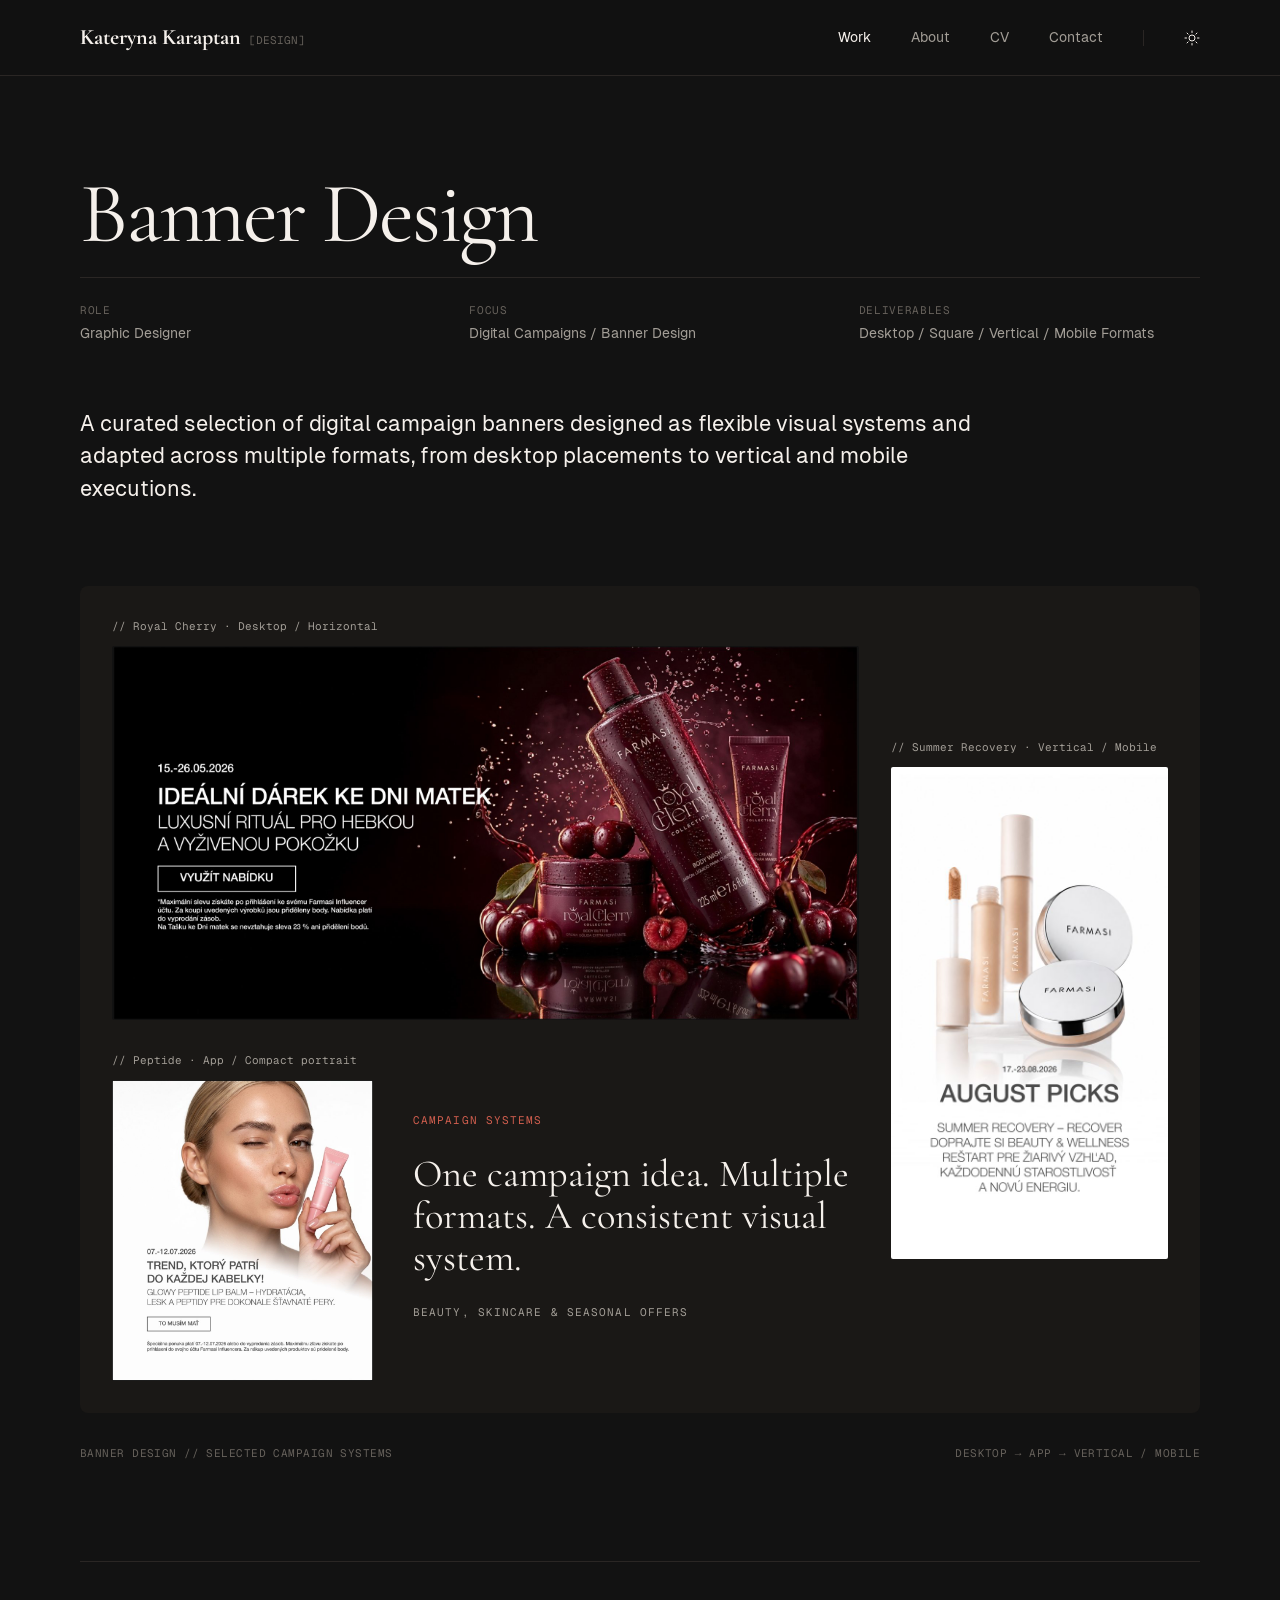
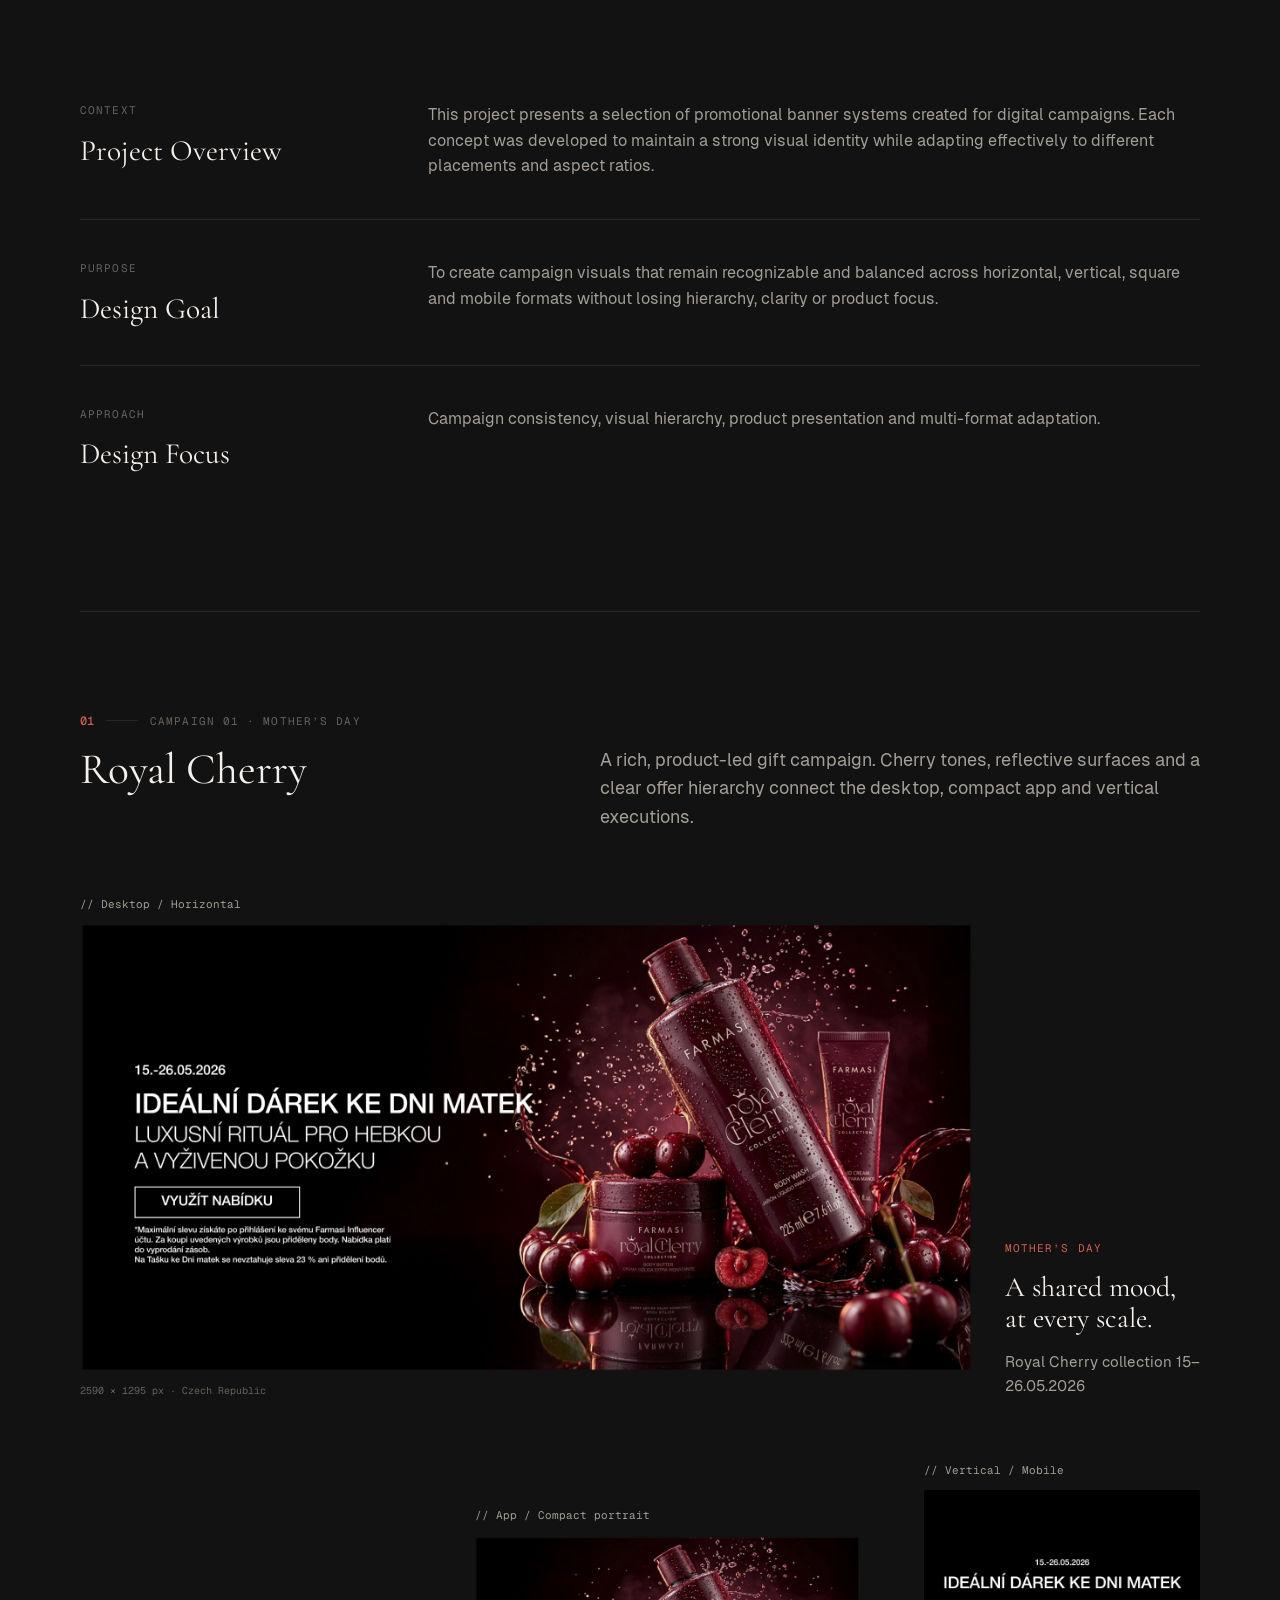
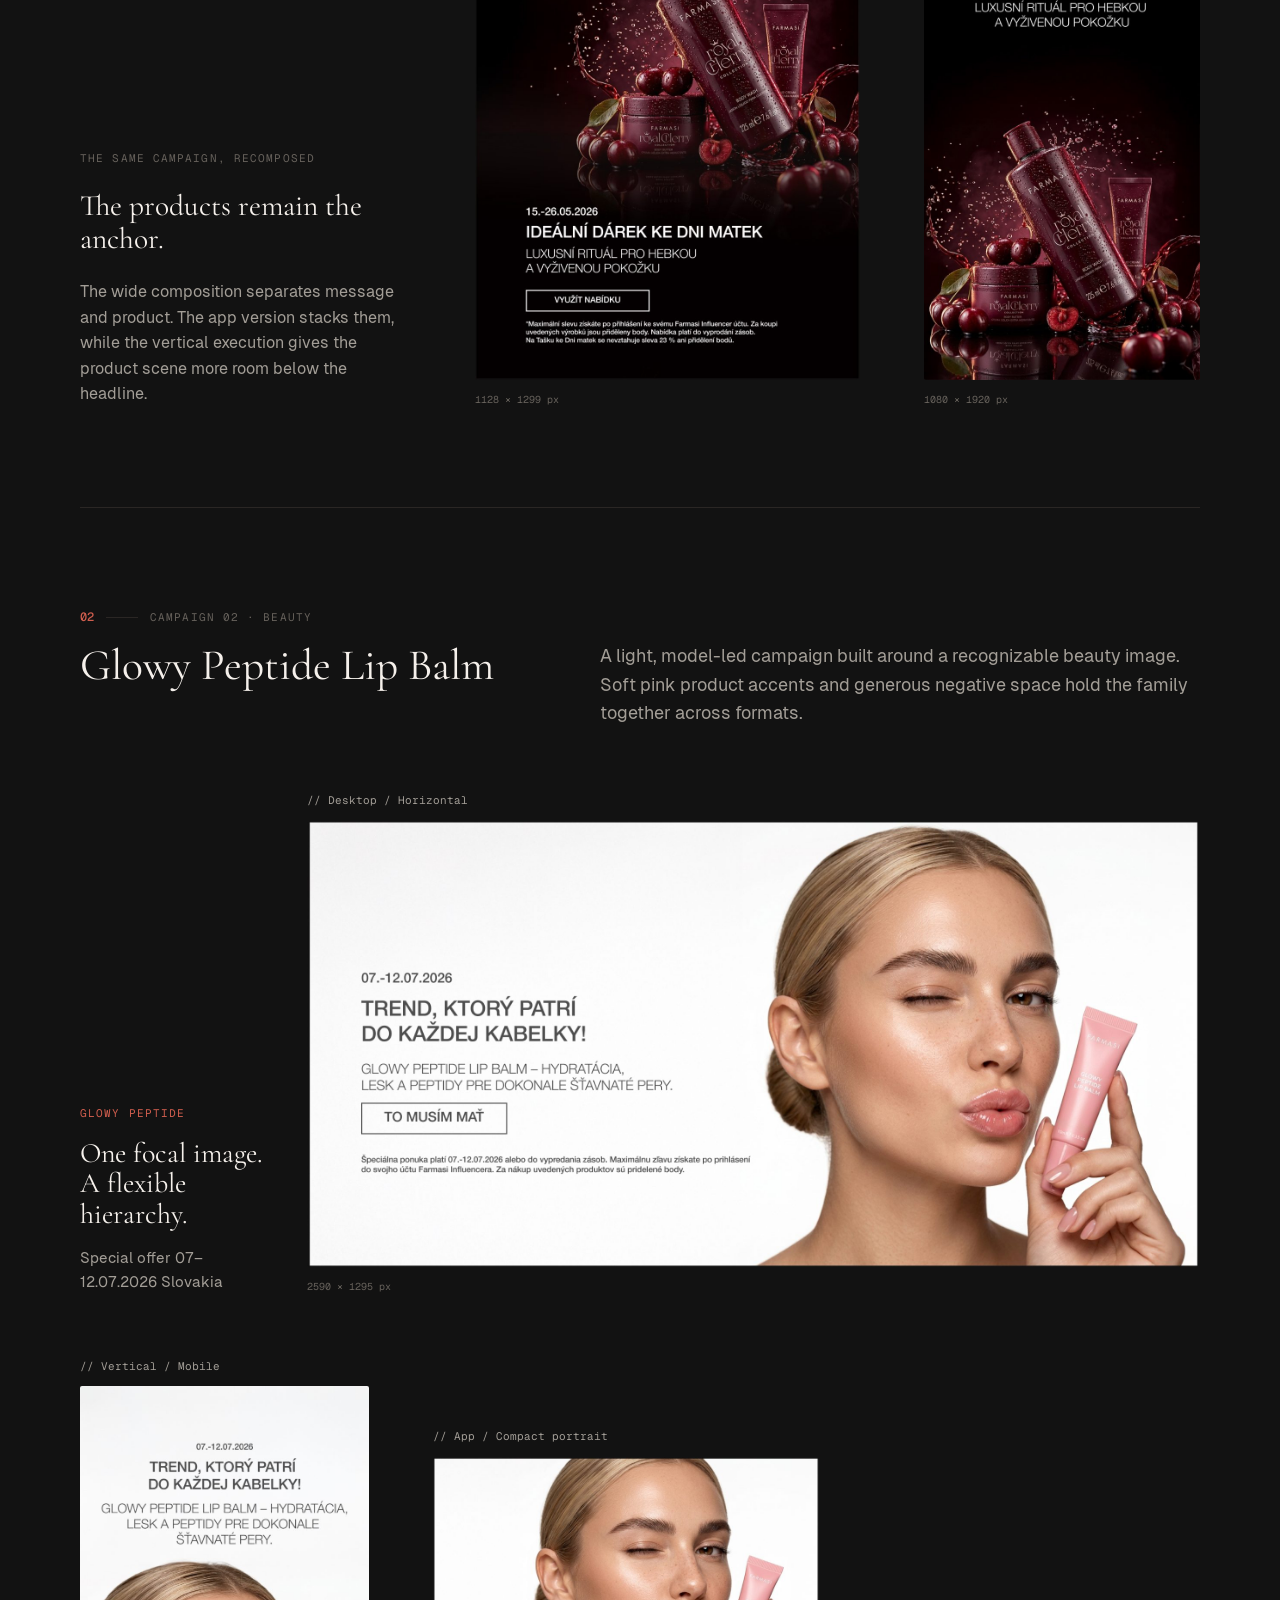
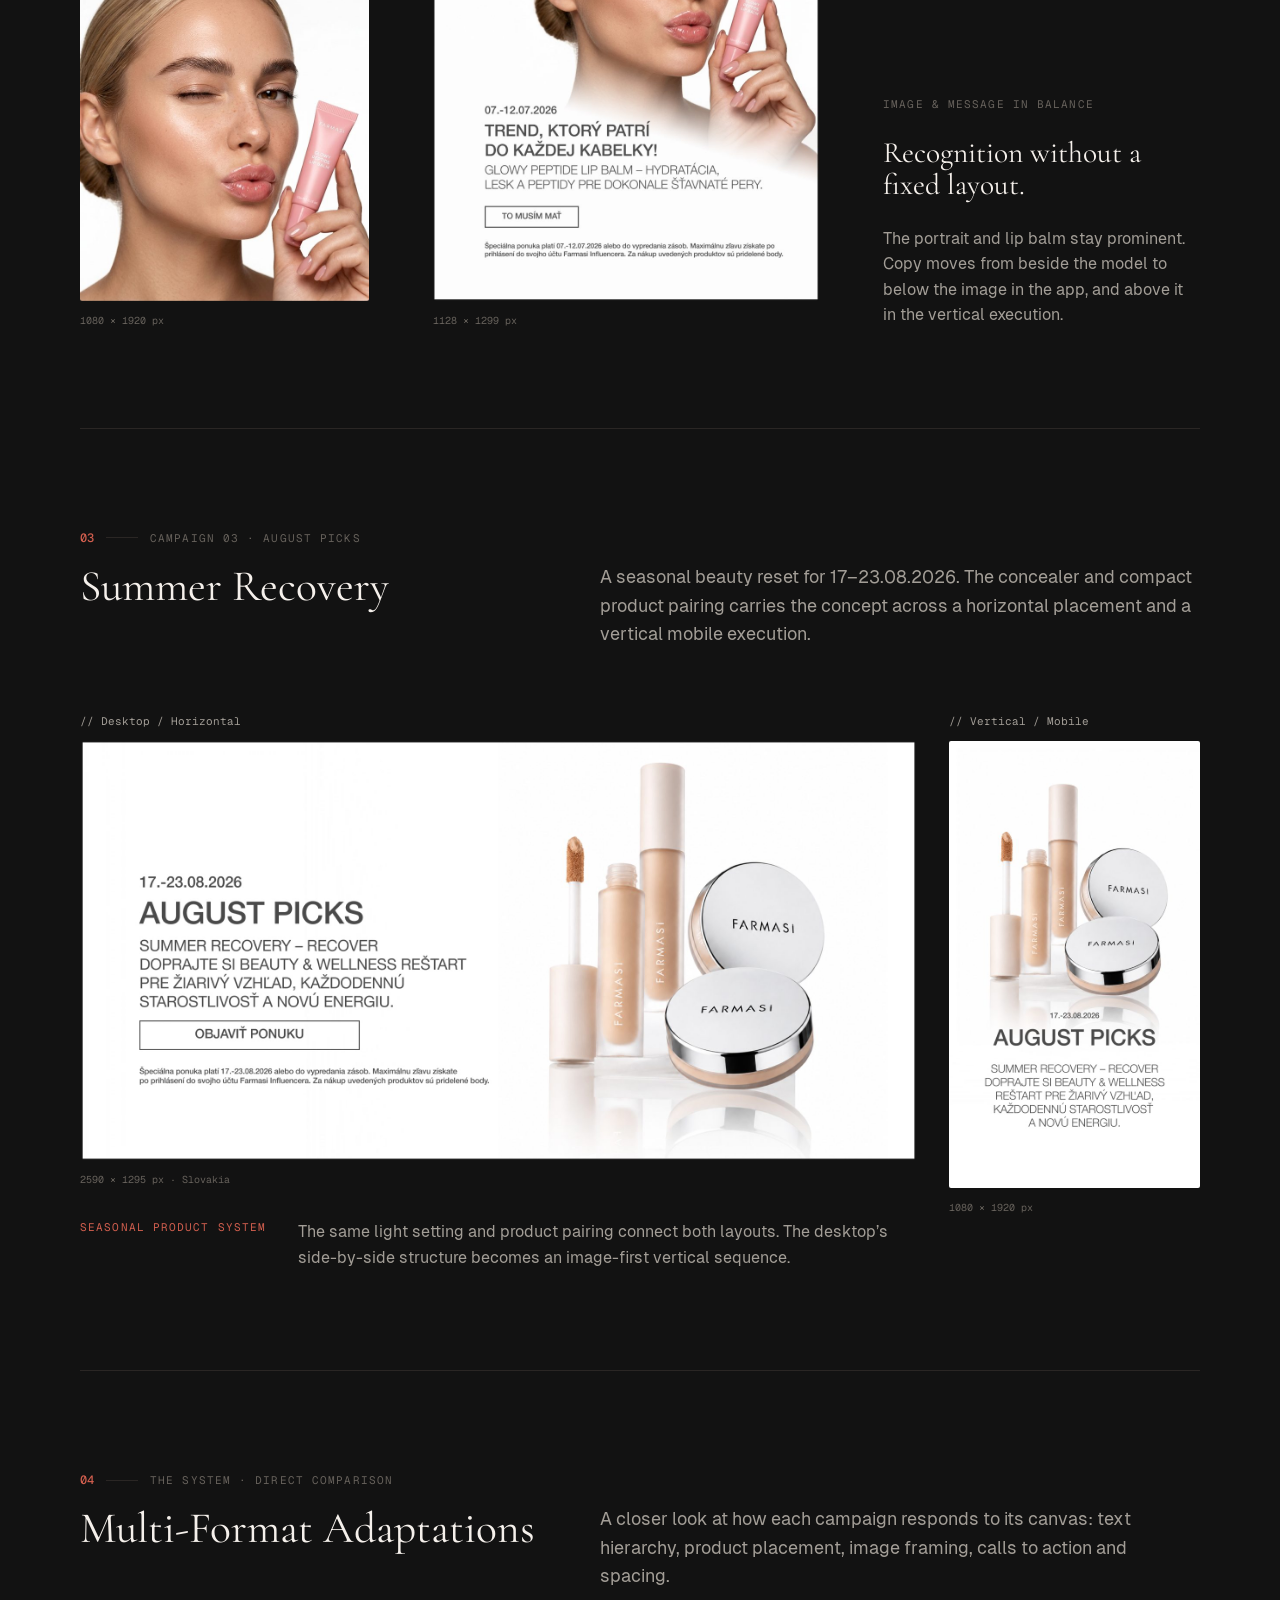
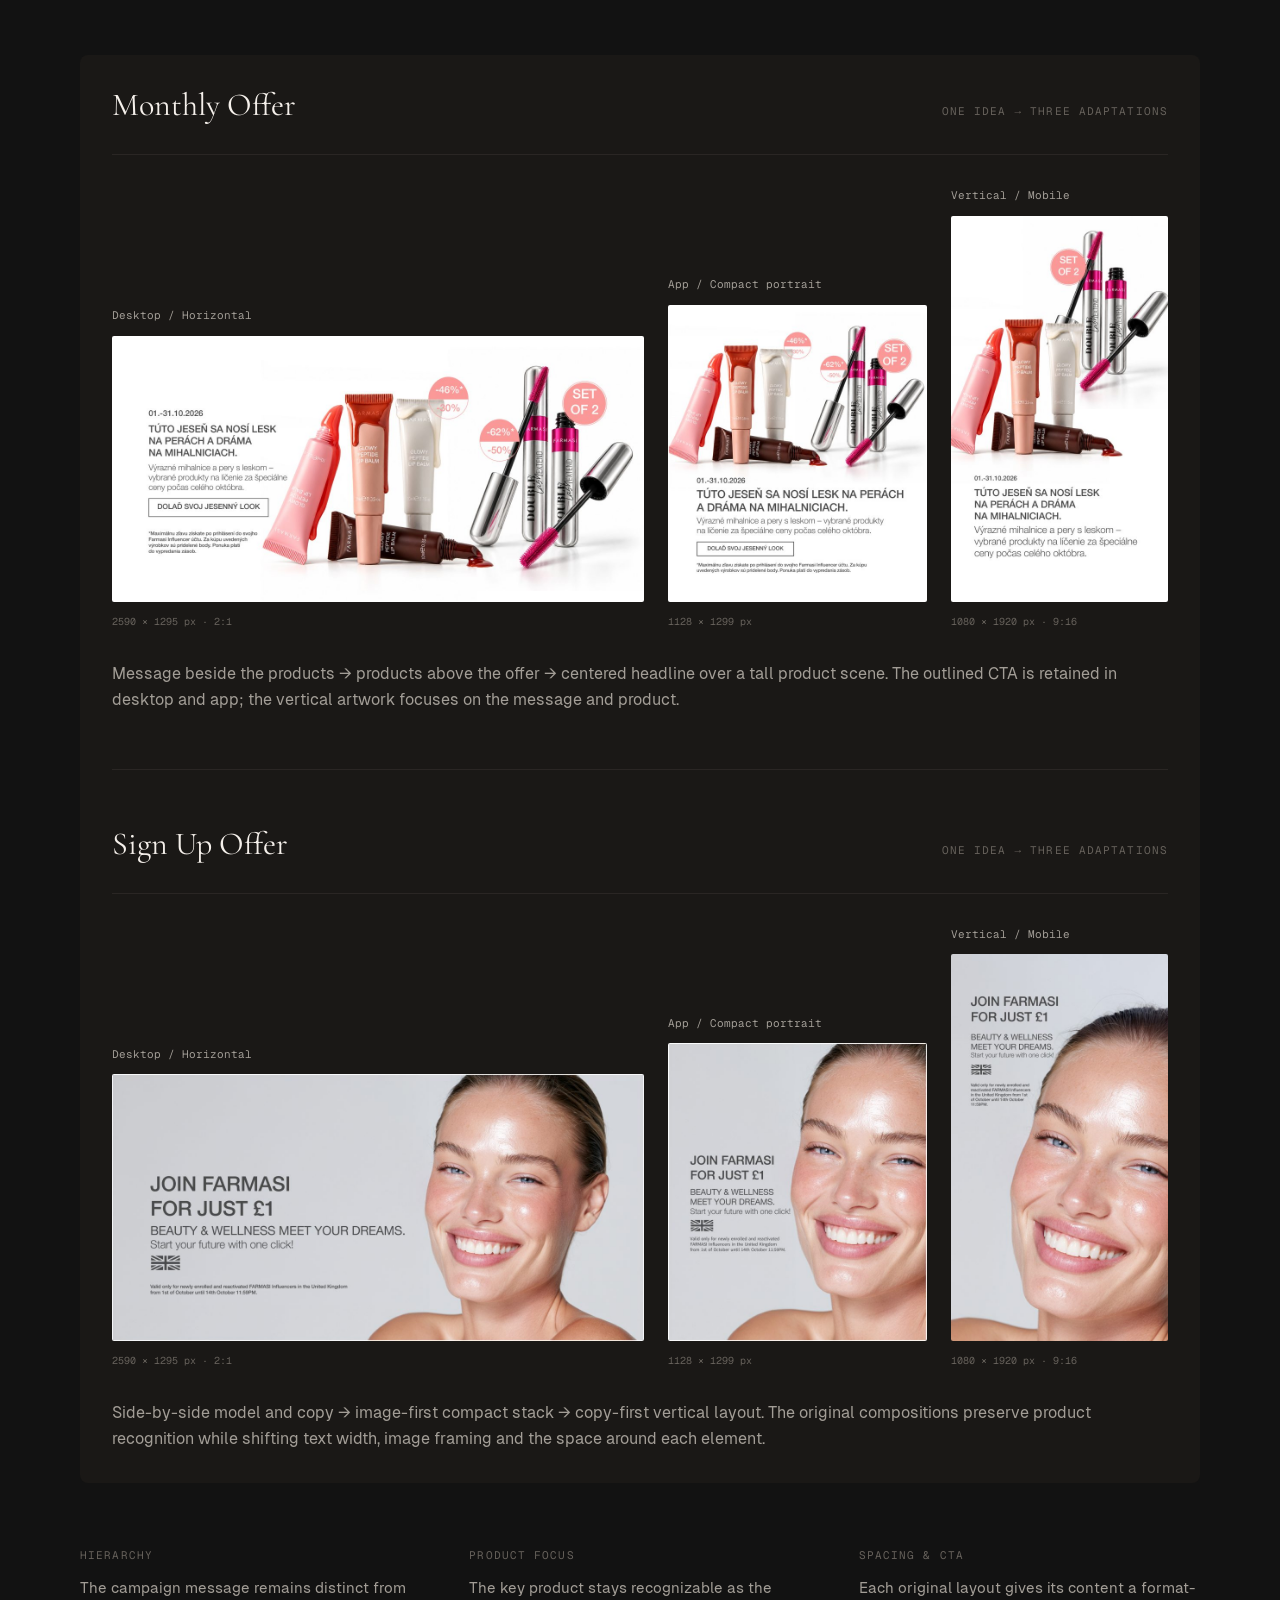
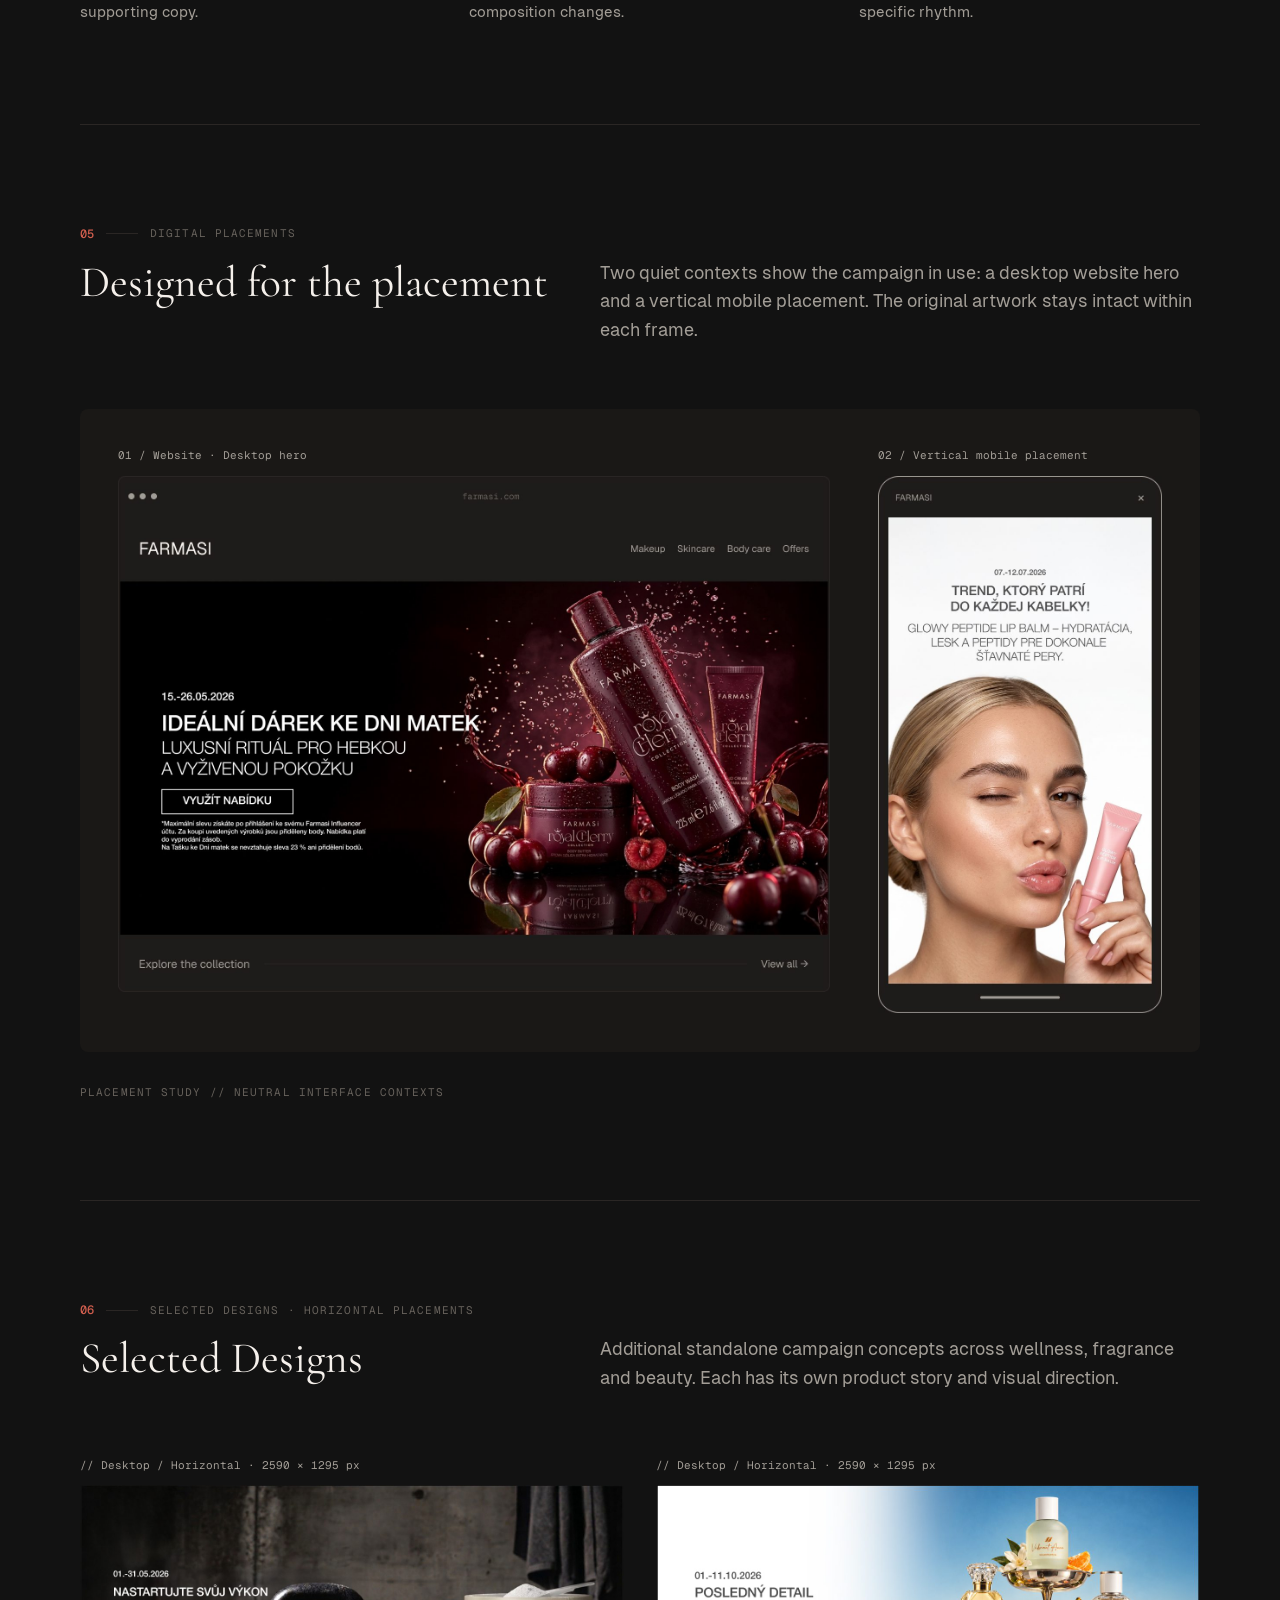
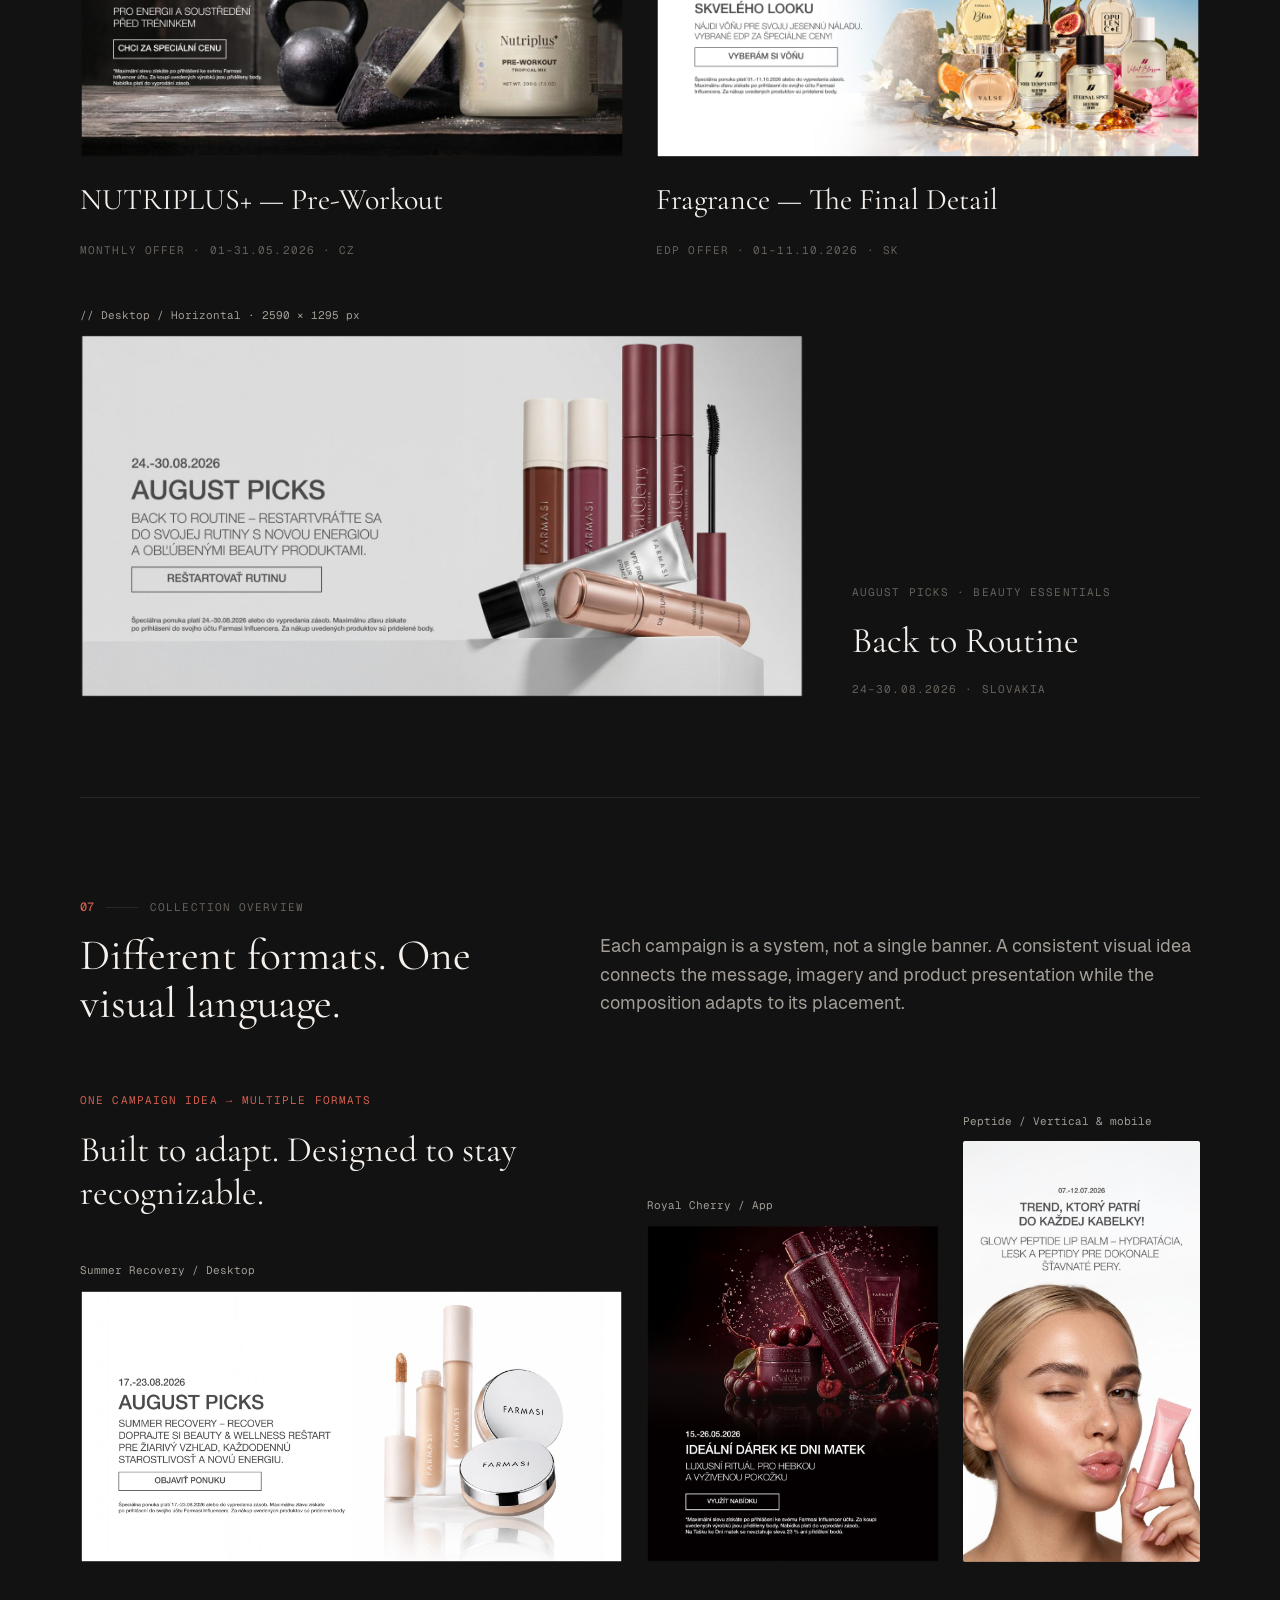
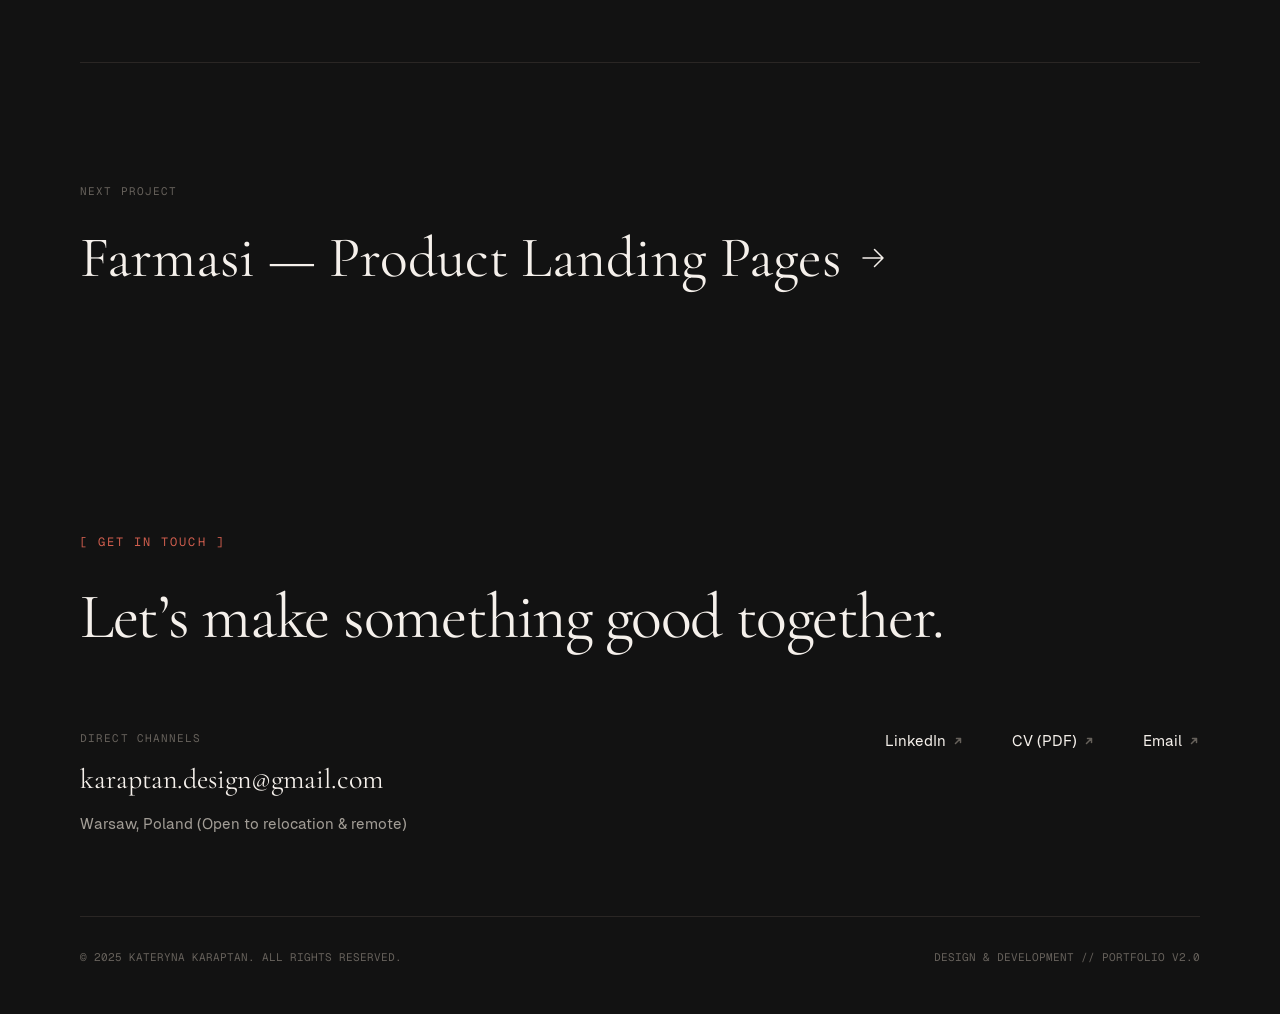
<file: work/banner-design.html>
<!doctype html>
<html lang="en" data-theme="dark">
<head>
<meta charset="utf-8">
<meta name="viewport" content="width=device-width, initial-scale=1">
<title>Banner Design — Kateryna Karaptan</title>
<meta name="description" content="Farmasi digital campaign banners adapted across desktop, app and vertical mobile formats — case study by Kateryna Karaptan.">
<meta name="author" content="Kateryna Karaptan">
<meta property="og:type" content="website">
<meta property="og:title" content="Banner Design — Kateryna Karaptan">
<meta property="og:description" content="Farmasi digital campaign banners adapted across desktop, app and vertical mobile formats — case study by Kateryna Karaptan.">
<meta property="og:image" content="../assets/img/og-image.jpg">
<meta name="twitter:card" content="summary_large_image">
<meta name="theme-color" content="#121212">
<link rel="icon" href="../assets/favicon.svg" type="image/svg+xml">
<script>(function(){var t;try{t=localStorage.getItem('kk-theme')}catch(e){}if(t!=='light'&&t!=='dark')t='dark';document.documentElement.setAttribute('data-theme',t)})();</script>
<link rel="preload" href="../assets/fonts/geist-sans-latin-400-normal.woff2" as="font" type="font/woff2" crossorigin>
<link rel="preload" href="../assets/fonts/cormorant-garamond-latin-400-normal.woff2" as="font" type="font/woff2" crossorigin>
<link rel="stylesheet" href="../assets/css/fonts.css">
<link rel="stylesheet" href="../assets/css/style.css">
</head>
<body>
<a class="skip-link" href="#main">Skip to content</a>
<header class="site-header">
  <div class="site-header__inner">
    <a class="wordmark" href="../index.html" aria-label="Kateryna Karaptan — home">
      <span class="wordmark__name">Kateryna Karaptan</span><span class="wordmark__tag">[DESIGN]</span>
    </a>
    <nav class="nav" aria-label="Main">
      <div class="nav__links"><a class="nav__link" href="../index.html#work" aria-current="page">Work</a><a class="nav__link" href="../about.html">About</a><a class="nav__link" href="../cv.html">CV</a><a class="nav__link" href="#contact">Contact</a></div>
      <span class="nav__divider" aria-hidden="true"></span>
      <button class="theme-toggle" type="button" aria-label="Switch theme"><svg class="icon-sun" viewBox="0 0 16 16" fill="none" aria-hidden="true"><circle cx="8" cy="8" r="3" stroke="currentColor"/><path d="M8 1v1.5M8 13.5V15M1 8h1.5M13.5 8H15M3.05 3.05l1.06 1.06M11.89 11.89l1.06 1.06M3.05 12.95l1.06-1.06M11.89 4.11l1.06-1.06" stroke="currentColor" stroke-linecap="round"/></svg><svg class="icon-moon" viewBox="0 0 16 16" fill="none" aria-hidden="true"><path d="M13.5 9.6A5.75 5.75 0 0 1 6.4 2.5a5.75 5.75 0 1 0 7.1 7.1Z" stroke="currentColor" stroke-linejoin="round"/></svg></button>
      <button class="menu-toggle" type="button" aria-expanded="false" aria-controls="mobile-menu">Menu <span class="menu-toggle__lines" aria-hidden="true"></span></button>
    </nav>
  </div>
</header>
<div class="mobile-menu" id="mobile-menu"><a href="../index.html#work" aria-current="page">Work</a><a href="../about.html">About</a><a href="../cv.html">CV</a><a href="#contact">Contact</a><p class="label">Warsaw, Poland · Open to opportunities</p></div>
<main id="main">
<section class="case-header">
  <div class="container">
    <h1 class="page-title">Banner Design</h1>
    <dl class="case-meta" style="--cols:3"><div><dt>Role</dt><dd>Graphic Designer</dd></div><div><dt>Focus</dt><dd>Digital Campaigns / Banner Design</dd></div><div><dt>Deliverables</dt><dd>Desktop / Square / Vertical / Mobile Formats</dd></div></dl>
    <p class="lead">A curated selection of digital campaign banners designed as flexible visual systems and adapted across multiple formats, from desktop placements to vertical and mobile executions.</p>
  </div>
</section><section style="padding-bottom:100px"><div class="container gap-32">
  <div class="panel banner-compose reveal" style="padding:32px">
    <div>
      <figure class="figure"><p class="fig-label">// Royal Cherry · Desktop / Horizontal</p><img src="../assets/img/ban-cherry-desktop.jpg" width="2048" height="1024" alt="Royal Cherry desktop banner" loading="lazy" decoding="async"></figure>
      <div class="banner-sub">
        <figure class="figure"><p class="fig-label">// Peptide · App / Compact portrait</p><img src="../assets/img/ban-peptide-app.jpg" width="896" height="1032" alt="Glowy Peptide compact app banner" loading="lazy" decoding="async"></figure>
        <div class="info-col" style="gap:24px"><p class="label label--accent">Campaign systems</p><p class="h-big-statement" style="font-size:clamp(30px,3vw,42px);line-height:1.1">One campaign idea. Multiple formats. A consistent visual system.</p><p class="label label--muted">Beauty, skincare &amp; seasonal offers</p></div>
      </div>
    </div>
    <figure class="figure"><p class="fig-label">// Summer Recovery · Vertical / Mobile</p><img src="../assets/img/ban-summer-vertical.jpg" width="576" height="1024" alt="Summer Recovery vertical mobile banner" loading="lazy" decoding="async"></figure>
  </div>
  <p class="caption"><span style="color:var(--faint)">Banner design // Selected campaign systems</span><span>Desktop → App → Vertical / Mobile</span></p>
</div></section>
<div class="container"><hr class="rule"></div>
<section class="section"><div class="container">
<div class="narrative reveal">
  <div class="narrative__topic"><div class="step-eyebrow"><span class="label">Context</span></div><h2 class="h-sub">Project Overview</h2></div>
  <div class="narrative__body"><p class="body-lg">This project presents a selection of promotional banner systems created for digital campaigns. Each concept was developed to maintain a strong visual identity while adapting effectively to different placements and aspect ratios.</p></div>
</div>
<div class="narrative reveal">
  <div class="narrative__topic"><div class="step-eyebrow"><span class="label">Purpose</span></div><h2 class="h-sub">Design Goal</h2></div>
  <div class="narrative__body"><p class="body-lg">To create campaign visuals that remain recognizable and balanced across horizontal, vertical, square and mobile formats without losing hierarchy, clarity or product focus.</p></div>
</div>
<div class="narrative reveal">
  <div class="narrative__topic"><div class="step-eyebrow"><span class="label">Approach</span></div><h2 class="h-sub">Design Focus</h2></div>
  <div class="narrative__body"><p class="body-lg">Campaign consistency, visual hierarchy, product presentation and multi-format adaptation.</p></div>
</div>
</div></section>
<div class="container"><hr class="rule"></div>
<section class="section"><div class="container">
  <div class="block-head reveal"><div class="step-eyebrow"><span class="num">01</span><span class="rule-s"></span><span class="label">Campaign 01 · Mother&rsquo;s Day</span></div>
  <div class="block-head__row"><h2 class="h-section">Royal Cherry</h2><p class="body-lg">A rich, product-led gift campaign. Cherry tones, reflective surfaces and a clear offer hierarchy connect the desktop, compact app and vertical executions.</p></div></div>
  <div class="banner-primary reveal">
    <figure class="figure"><p class="fig-label">// Desktop / Horizontal</p><img src="../assets/img/ban-cherry-desktop.jpg" width="2048" height="1024" alt="Royal Cherry desktop banner" loading="lazy" decoding="async"><p class="dims">2590 × 1295 px · Czech Republic</p></figure>
    <div class="info-col"><p class="label label--accent">Mother&rsquo;s Day</p><p class="serif">A shared mood, at every scale.</p><p class="body">Royal Cherry collection 15–26.05.2026</p></div>
  </div>
  <div class="banner-adapt reveal">
    <div class="info-col" style="gap:24px"><p class="label">The same campaign, recomposed</p><p class="h-sub">The products remain the anchor.</p><p class="body-md">The wide composition separates message and product. The app version stacks them, while the vertical execution gives the product scene more room below the headline.</p></div>
    <figure class="figure"><p class="fig-label">// App / Compact portrait</p><img src="../assets/img/ban-cherry-app.jpg" width="896" height="1032" alt="Royal Cherry compact app banner" loading="lazy" decoding="async"><p class="dims">1128 × 1299 px</p></figure>
    <figure class="figure"><p class="fig-label">// Vertical / Mobile</p><img src="../assets/img/ban-cherry-vertical.jpg" width="640" height="1138" alt="Royal Cherry vertical mobile banner" loading="lazy" decoding="async"><p class="dims">1080 × 1920 px</p></figure>
  </div>
</div></section>
<div class="container"><hr class="rule"></div>
<section class="section"><div class="container">
  <div class="block-head reveal"><div class="step-eyebrow"><span class="num">02</span><span class="rule-s"></span><span class="label">Campaign 02 · Beauty</span></div>
  <div class="block-head__row"><h2 class="h-section">Glowy Peptide Lip Balm</h2><p class="body-lg">A light, model-led campaign built around a recognizable beauty image. Soft pink product accents and generous negative space hold the family together across formats.</p></div></div>
  <div class="banner-primary banner-primary--reverse reveal">
    <div class="info-col"><p class="label label--accent">Glowy Peptide</p><p class="serif">One focal image. A flexible hierarchy.</p><p class="body">Special offer 07–12.07.2026 Slovakia</p></div>
    <figure class="figure"><p class="fig-label">// Desktop / Horizontal</p><img src="../assets/img/ban-peptide-desktop.jpg" width="2048" height="1024" alt="Glowy Peptide desktop banner" loading="lazy" decoding="async"><p class="dims">2590 × 1295 px</p></figure>
  </div>
  <div class="banner-adapt banner-adapt--b reveal">
    <figure class="figure"><p class="fig-label">// Vertical / Mobile</p><img src="../assets/img/ban-peptide-vertical.jpg" width="672" height="1195" alt="Glowy Peptide vertical mobile banner" loading="lazy" decoding="async"><p class="dims">1080 × 1920 px</p></figure>
    <figure class="figure"><p class="fig-label">// App / Compact portrait</p><img src="../assets/img/ban-peptide-app.jpg" width="896" height="1032" alt="Glowy Peptide compact app banner" loading="lazy" decoding="async"><p class="dims">1128 × 1299 px</p></figure>
    <div class="info-col" style="gap:24px"><p class="label">Image &amp; message in balance</p><p class="h-sub">Recognition without a fixed layout.</p><p class="body-md">The portrait and lip balm stay prominent. Copy moves from beside the model to below the image in the app, and above it in the vertical execution.</p></div>
  </div>
</div></section>
<div class="container"><hr class="rule"></div>
<section class="section"><div class="container">
  <div class="block-head reveal"><div class="step-eyebrow"><span class="num">03</span><span class="rule-s"></span><span class="label">Campaign 03 · August picks</span></div>
  <div class="block-head__row"><h2 class="h-section">Summer Recovery</h2><p class="body-lg">A seasonal beauty reset for 17–23.08.2026. The concealer and compact product pairing carries the concept across a horizontal placement and a vertical mobile execution.</p></div></div>
  <div class="banner-hv reveal">
    <div class="gap-32">
      <figure class="figure"><p class="fig-label">// Desktop / Horizontal</p><img src="../assets/img/ban-summer-desktop.jpg" width="1920" height="960" alt="Summer Recovery desktop banner" loading="lazy" decoding="async"><p class="dims">2590 × 1295 px · Slovakia</p></figure>
      <div class="block-head__row" style="grid-template-columns:auto 1fr;gap:32px"><p class="label label--accent">Seasonal product system</p><p class="body-md">The same light setting and product pairing connect both layouts. The desktop&rsquo;s side-by-side structure becomes an image-first vertical sequence.</p></div>
    </div>
    <figure class="figure"><p class="fig-label">// Vertical / Mobile</p><img src="../assets/img/ban-summer-vertical.jpg" width="576" height="1024" alt="Summer Recovery vertical mobile banner" loading="lazy" decoding="async"><p class="dims">1080 × 1920 px</p></figure>
  </div>
</div></section>
<div class="container"><hr class="rule"></div>
<section class="section"><div class="container gap-48" style="gap:64px">
  <div class="block-head reveal" style="margin-bottom:0"><div class="step-eyebrow"><span class="num">04</span><span class="rule-s"></span><span class="label">The system · Direct comparison</span></div>
  <div class="block-head__row"><h2 class="h-section">Multi-Format Adaptations</h2><p class="body-lg">A closer look at how each campaign responds to its canvas: text hierarchy, product placement, image framing, calls to action and spacing.</p></div></div>
  <div class="panel gap-48 reveal" style="gap:56px;padding:clamp(16px,2.5vw,32px)">
    <div class="gap-32">
      <div class="caption" style="align-items:baseline"><span class="h-sub" style="font-family:var(--serif);font-size:32px;text-transform:none;letter-spacing:0;color:var(--text)">Monthly Offer</span><span class="label label--accent">One idea → three adaptations</span></div>
      <hr class="rule">
      <div class="format-row">
        <figure class="figure"><p class="fig-label">Desktop / Horizontal</p><img src="../assets/img/ban-monthly-desktop.jpg" width="1232" height="618" alt="Monthly Offer desktop banner" loading="lazy" decoding="async"><p class="dims">2590 × 1295 px · 2:1</p></figure>
        <figure class="figure"><p class="fig-label">App / Compact portrait</p><img src="../assets/img/ban-monthly-app.jpg" width="600" height="690" alt="Monthly Offer compact app banner" loading="lazy" decoding="async"><p class="dims">1128 × 1299 px</p></figure>
        <figure class="figure"><p class="fig-label">Vertical / Mobile</p><img src="../assets/img/ban-monthly-vertical.jpg" width="504" height="896" alt="Monthly Offer vertical mobile banner" loading="lazy" decoding="async"><p class="dims">1080 × 1920 px · 9:16</p></figure>
      </div>
      <p class="body-md">Message beside the products → products above the offer → centered headline over a tall product scene. The outlined CTA is retained in desktop and app; the vertical artwork focuses on the message and product.</p>
    </div>
    <hr class="rule">
    <div class="gap-32">
      <div class="caption" style="align-items:baseline"><span class="h-sub" style="font-family:var(--serif);font-size:32px;text-transform:none;letter-spacing:0;color:var(--text)">Sign Up Offer</span><span class="label label--accent">One idea → three adaptations</span></div>
      <hr class="rule">
      <div class="format-row">
        <figure class="figure"><p class="fig-label">Desktop / Horizontal</p><img src="../assets/img/ban-signup-desktop.jpg" width="1232" height="618" alt="Sign Up Offer desktop banner" loading="lazy" decoding="async"><p class="dims">2590 × 1295 px · 2:1</p></figure>
        <figure class="figure"><p class="fig-label">App / Compact portrait</p><img src="../assets/img/ban-signup-app.jpg" width="600" height="690" alt="Sign Up Offer compact app banner" loading="lazy" decoding="async"><p class="dims">1128 × 1299 px</p></figure>
        <figure class="figure"><p class="fig-label">Vertical / Mobile</p><img src="../assets/img/ban-signup-vertical.jpg" width="504" height="896" alt="Sign Up Offer vertical mobile banner" loading="lazy" decoding="async"><p class="dims">1080 × 1920 px · 9:16</p></figure>
      </div>
      <p class="body-md">Side-by-side model and copy → image-first compact stack → copy-first vertical layout. The original compositions preserve product recognition while shifting text width, image framing and the space around each element.</p>
    </div>
  </div>
  <div class="grid-3 reveal">
    <div><p class="label" style="margin-bottom:12px">Hierarchy</p><p class="body">The campaign message remains distinct from supporting copy.</p></div>
    <div><p class="label" style="margin-bottom:12px">Product focus</p><p class="body">The key product stays recognizable as the composition changes.</p></div>
    <div><p class="label" style="margin-bottom:12px">Spacing &amp; CTA</p><p class="body">Each original layout gives its content a format-specific rhythm.</p></div>
  </div>
</div></section>
<div class="container"><hr class="rule"></div>
<section class="section"><div class="container gap-32">
  <div class="block-head reveal" style="margin-bottom:32px"><div class="step-eyebrow"><span class="num">05</span><span class="rule-s"></span><span class="label">Digital placements</span></div>
  <div class="block-head__row"><h2 class="h-section">Designed for the placement</h2><p class="body-lg">Two quiet contexts show the campaign in use: a desktop website hero and a vertical mobile placement. The original artwork stays intact within each frame.</p></div></div>
  <div class="panel placement reveal" style="padding:clamp(16px,3vw,40px)">
    <figure class="figure"><p class="fig-label">01 / Website · Desktop hero</p><img src="../assets/img/ban-placement-desktop.jpg" width="1648" height="1196" alt="Royal Cherry banner as a website hero" loading="lazy" decoding="async"></figure>
    <figure class="figure"><p class="fig-label">02 / Vertical mobile placement</p><img src="../assets/img/ban-placement-mobile.jpg" width="656" height="1245" alt="Banner in a vertical mobile placement" loading="lazy" decoding="async"></figure>
  </div>
  <p class="label">Placement study // Neutral interface contexts</p>
</div></section>
<div class="container"><hr class="rule"></div>
<section class="section"><div class="container">
  <div class="block-head reveal"><div class="step-eyebrow"><span class="num">06</span><span class="rule-s"></span><span class="label">Selected designs · Horizontal placements</span></div>
  <div class="block-head__row"><h2 class="h-section">Selected Designs</h2><p class="body-lg">Additional standalone campaign concepts across wellness, fragrance and beauty. Each has its own product story and visual direction.</p></div></div>
  <div class="selected-grid">
    <div class="gap-24 reveal" style="gap:20px"><figure class="figure"><p class="fig-label">// Desktop / Horizontal · 2590 × 1295 px</p><img src="../assets/img/ban-sel-nutriplus.jpg" width="1248" height="624" alt="NUTRIPLUS+ Pre-Workout banner" loading="lazy" decoding="async"></figure><h3 class="serif" style="font-size:30px">NUTRIPLUS+ — Pre-Workout</h3><p class="label">Monthly offer · 01–31.05.2026 · CZ</p></div>
    <div class="gap-24 reveal" style="gap:20px"><figure class="figure"><p class="fig-label">// Desktop / Horizontal · 2590 × 1295 px</p><img src="../assets/img/ban-sel-fragrance.jpg" width="1248" height="624" alt="Fragrance — The Final Detail banner" loading="lazy" decoding="async"></figure><h3 class="serif" style="font-size:30px">Fragrance — The Final Detail</h3><p class="label">EDP offer · 01–11.10.2026 · SK</p></div>
  </div>
  <div class="selected-wide reveal">
    <figure class="figure"><p class="fig-label">// Desktop / Horizontal · 2590 × 1295 px</p><img src="../assets/img/ban-sel-routine.jpg" width="1664" height="832" alt="Back to Routine banner" loading="lazy" decoding="async"></figure>
    <div class="info-col" style="gap:20px"><p class="label">August picks · Beauty essentials</p><h3 class="serif" style="font-size:36px">Back to Routine</h3><p class="label">24–30.08.2026 · Slovakia</p></div>
  </div>
</div></section>
<div class="container"><hr class="rule"></div>
<section class="section"><div class="container">
  <div class="block-head reveal"><div class="step-eyebrow"><span class="num">07</span><span class="rule-s"></span><span class="label">Collection overview</span></div>
  <div class="block-head__row"><h2 class="h-section">Different formats. One visual language.</h2><p class="body-lg">Each campaign is a system, not a single banner. A consistent visual idea connects the message, imagery and product presentation while the composition adapts to its placement.</p></div></div>
  <div class="range reveal">
    <div class="gap-48">
      <div class="gap-24" style="gap:20px"><p class="label label--accent">One campaign idea → multiple formats</p><p class="h-big-statement">Built to adapt. Designed to stay recognizable.</p></div>
      <figure class="figure"><p class="fig-label">Summer Recovery / Desktop</p><img src="../assets/img/ban-summer-desktop.jpg" width="1920" height="960" alt="Summer Recovery desktop banner" loading="lazy" decoding="async"></figure>
    </div>
    <figure class="figure"><p class="fig-label">Royal Cherry / App</p><img src="../assets/img/ban-cherry-app.jpg" width="896" height="1032" alt="Royal Cherry app banner" loading="lazy" decoding="async"></figure>
    <figure class="figure"><p class="fig-label">Peptide / Vertical &amp; mobile</p><img src="../assets/img/ban-peptide-vertical.jpg" width="672" height="1195" alt="Glowy Peptide vertical banner" loading="lazy" decoding="async"></figure>
  </div>
</div></section>
<div class="container"><hr class="rule"></div>
<section class="next-project">
  <div class="container">
    <p class="label">Next project</p>
    <a class="next-project__link" href="../work/product-landing-pages.html">Farmasi — Product Landing Pages <svg viewBox="0 0 32 32" fill="none" aria-hidden="true"><path d="M6 16h20M17.5 7.5 26 16l-8.5 8.5" stroke="currentColor" stroke-width="1.5" stroke-linecap="round" stroke-linejoin="round"/></svg></a>
  </div>
</section>
</main>
<section class="contact" id="contact" aria-labelledby="contact-title">
  <div class="container">
    <p class="contact__eyebrow">[ GET IN TOUCH ]</p>
    <h2 class="contact__title" id="contact-title">Let&rsquo;s make something good together.</h2>
    <div class="contact__channels">
      <div>
        <p class="label">Direct channels</p>
        <a class="contact__email" href="mailto:karaptan.design@gmail.com">karaptan.design@gmail.com</a>
        <p class="body">Warsaw, Poland (Open to relocation &amp; remote)</p>
      </div>
      <div class="contact__links">
        <a class="ext-link" href="https://www.linkedin.com/in/katerynakaraptan/" target="_blank" rel="noopener">LinkedIn <svg viewBox="0 0 12 12" fill="none" aria-hidden="true"><path d="M3.5 8.5l5-5M4.5 3.5h4v4" stroke="currentColor" stroke-width="1.5" stroke-linecap="round" stroke-linejoin="round"/></svg></a>
        <a class="ext-link" href="../assets/docs/Kateryna-Karaptan-CV.pdf" target="_blank" rel="noopener">CV (PDF) <svg viewBox="0 0 12 12" fill="none" aria-hidden="true"><path d="M3.5 8.5l5-5M4.5 3.5h4v4" stroke="currentColor" stroke-width="1.5" stroke-linecap="round" stroke-linejoin="round"/></svg></a>
        <a class="ext-link" href="mailto:karaptan.design@gmail.com">Email <svg viewBox="0 0 12 12" fill="none" aria-hidden="true"><path d="M3.5 8.5l5-5M4.5 3.5h4v4" stroke="currentColor" stroke-width="1.5" stroke-linecap="round" stroke-linejoin="round"/></svg></a>
      </div>
    </div>
    <footer class="site-footer">
      <span>&copy; 2025 Kateryna Karaptan. All rights reserved.</span>
      <span>Design &amp; Development // Portfolio v2.0</span>
    </footer>
  </div>
</section>
<script src="../assets/js/main.js" defer></script>
</body>
</html>
</file>
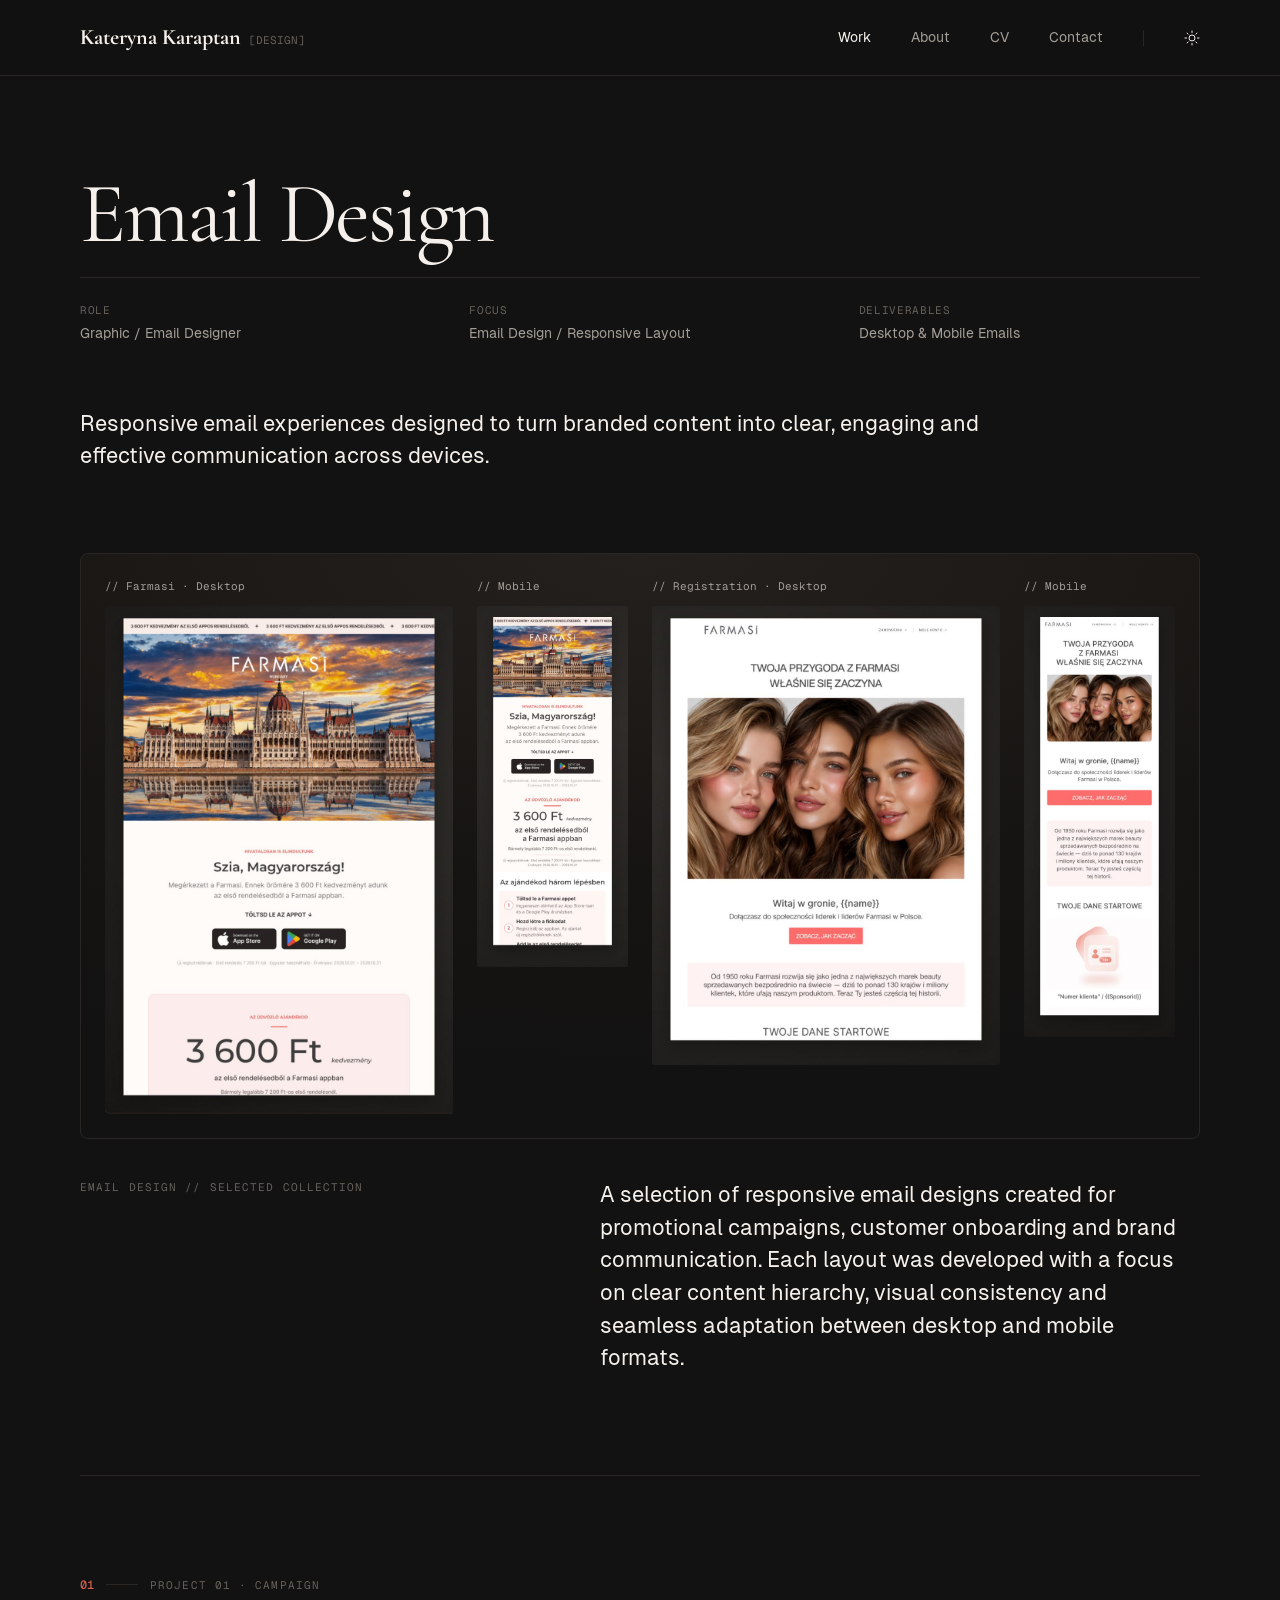
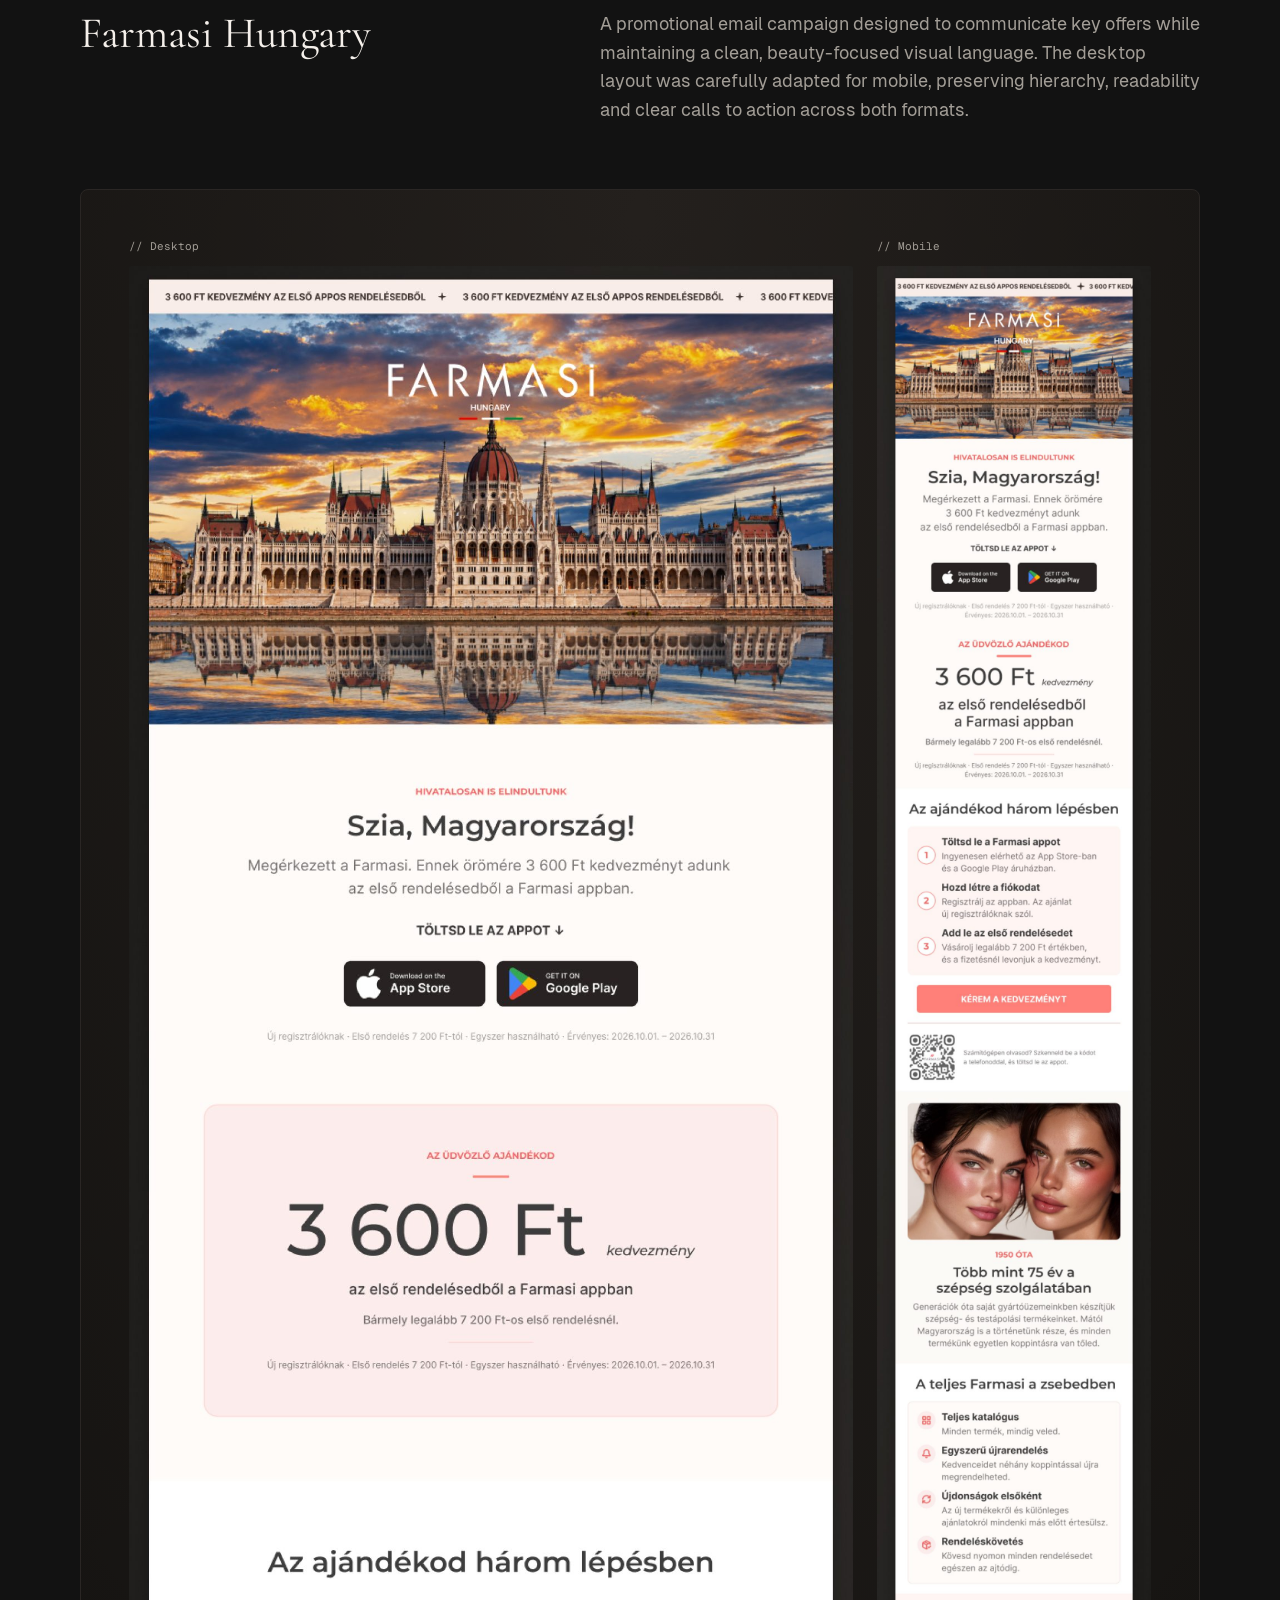
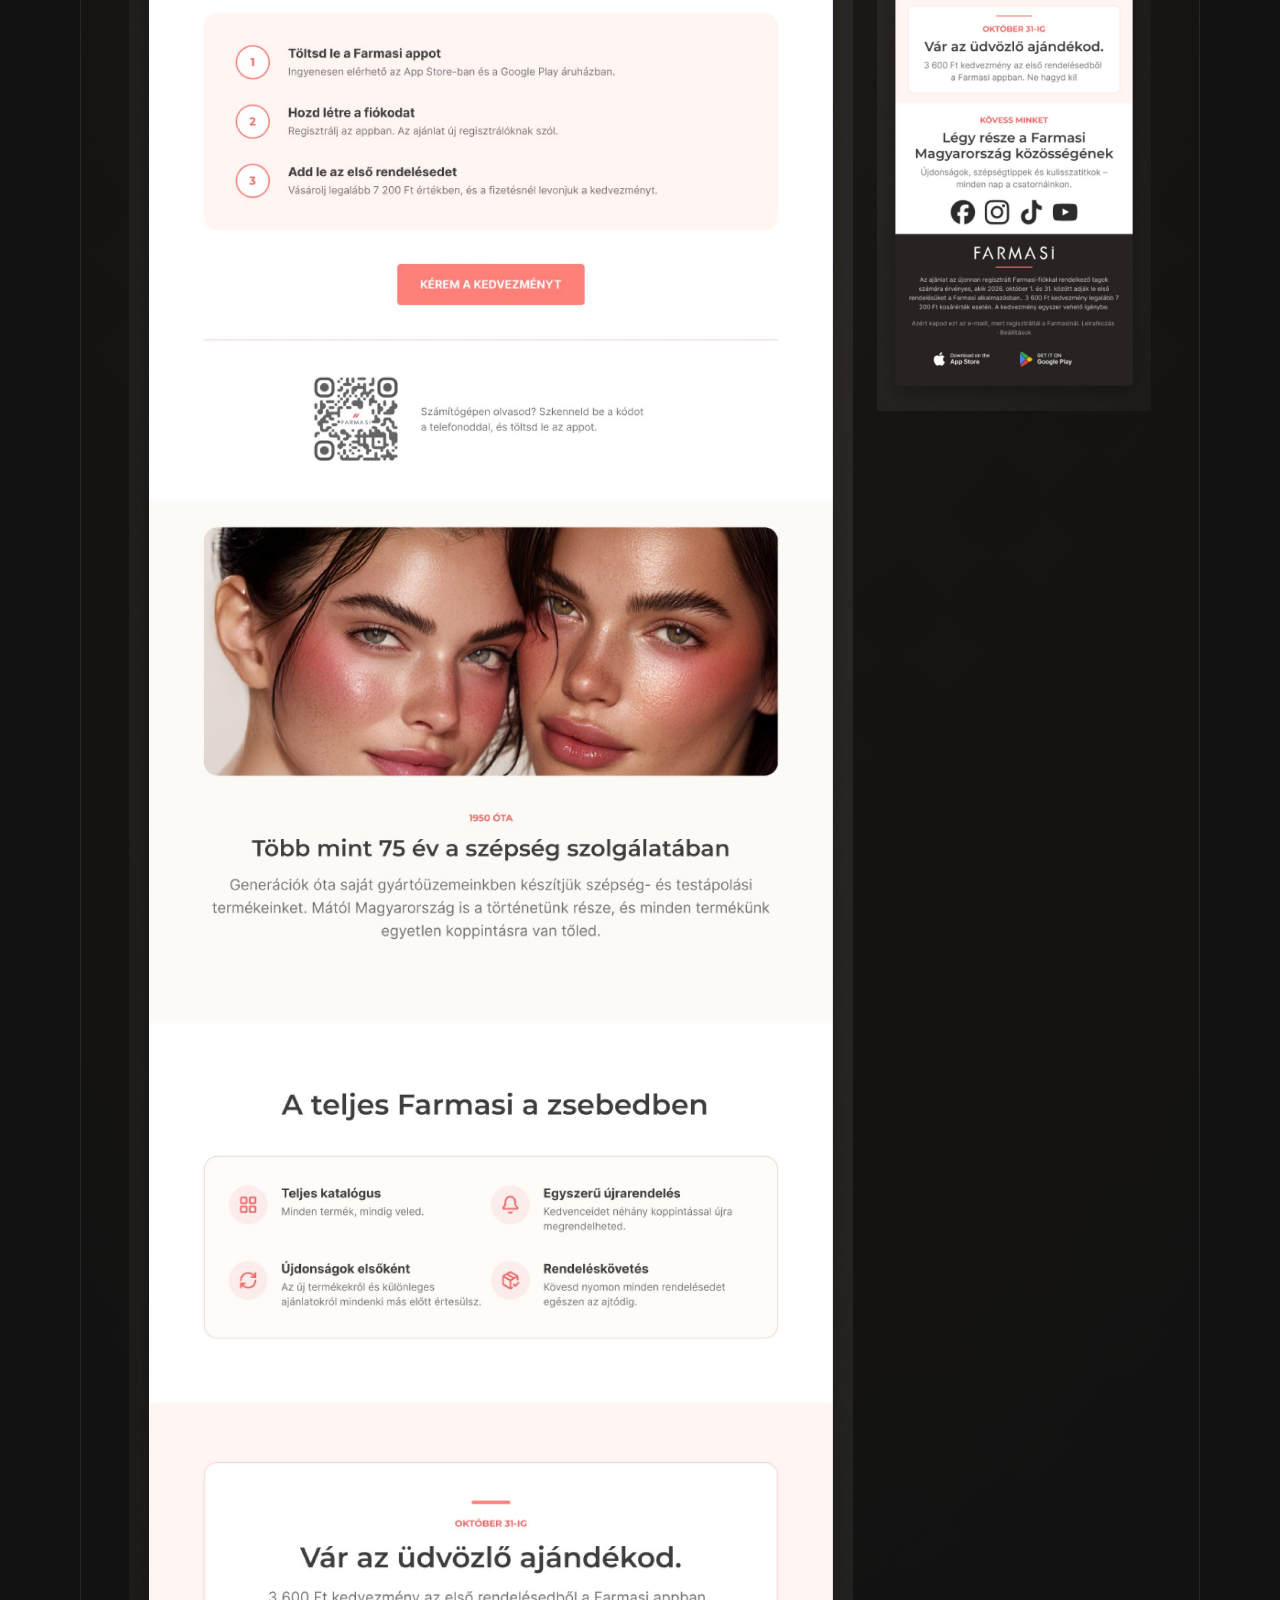
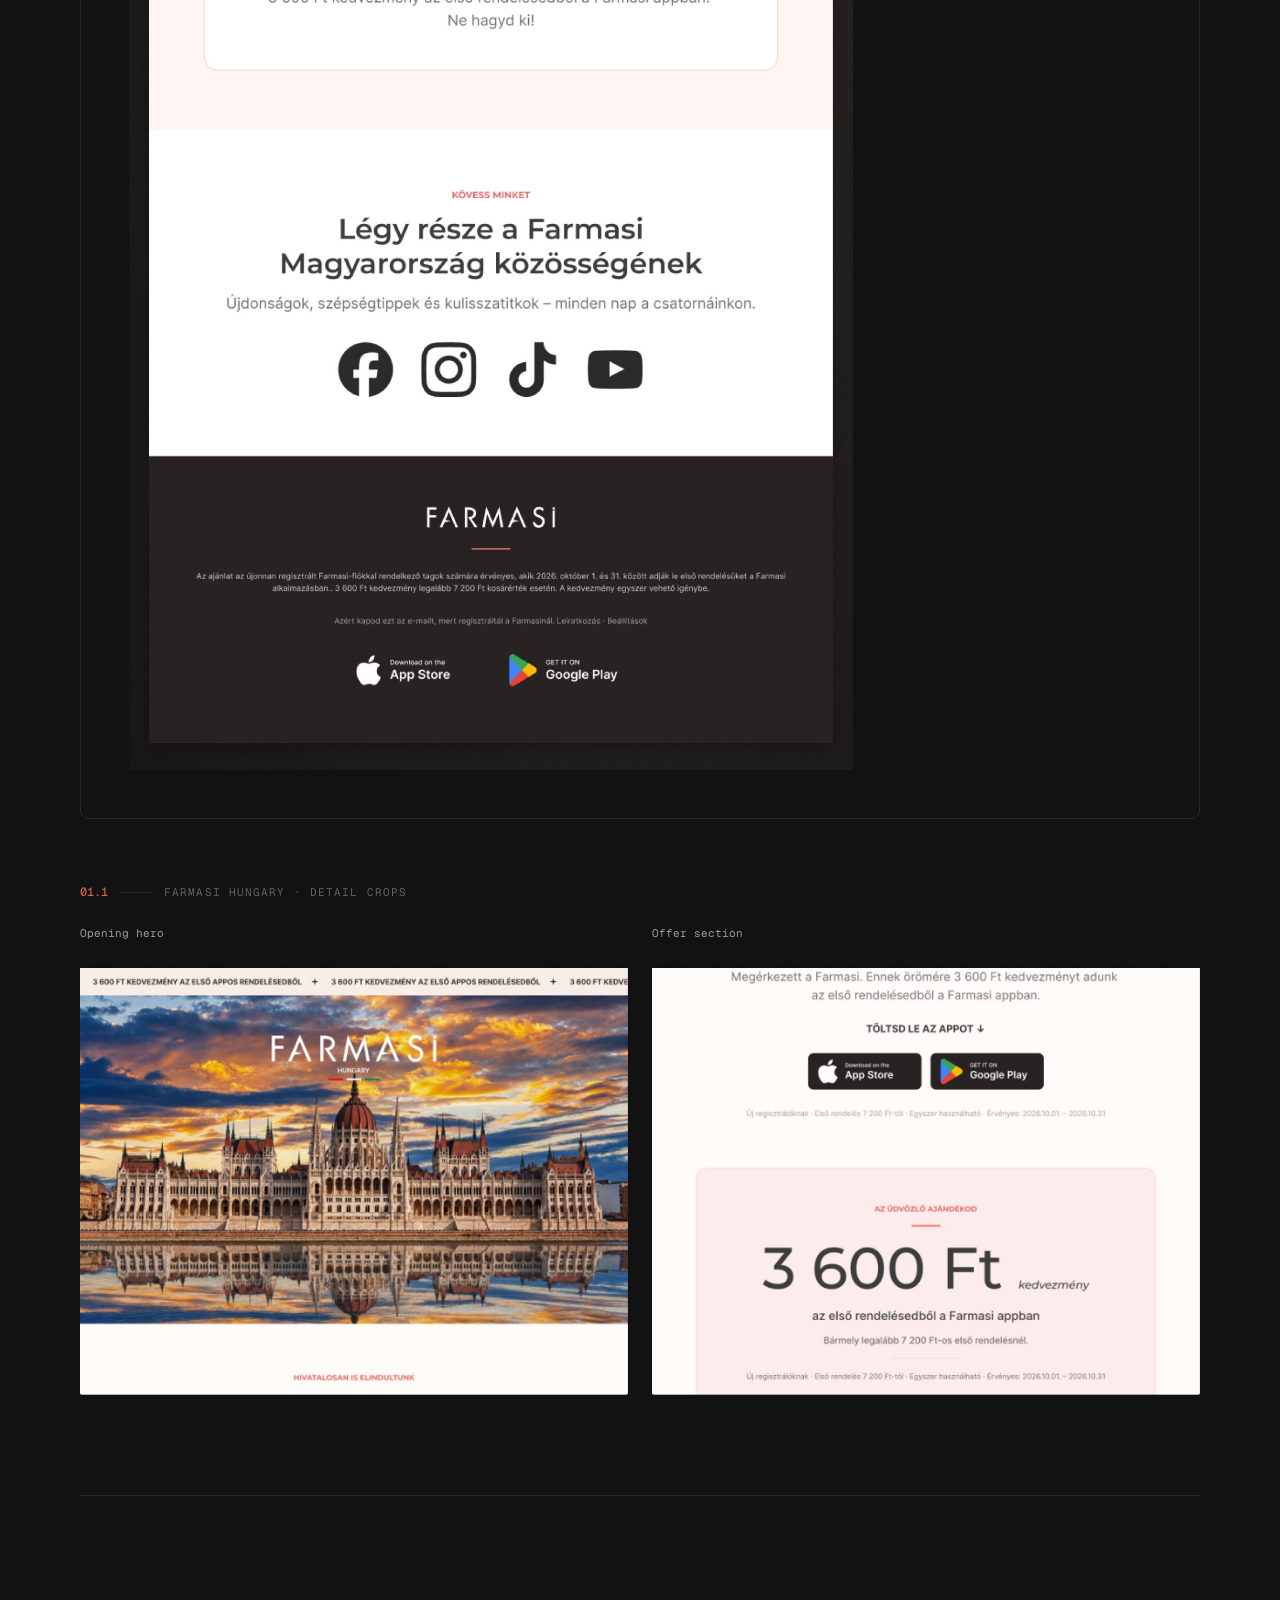
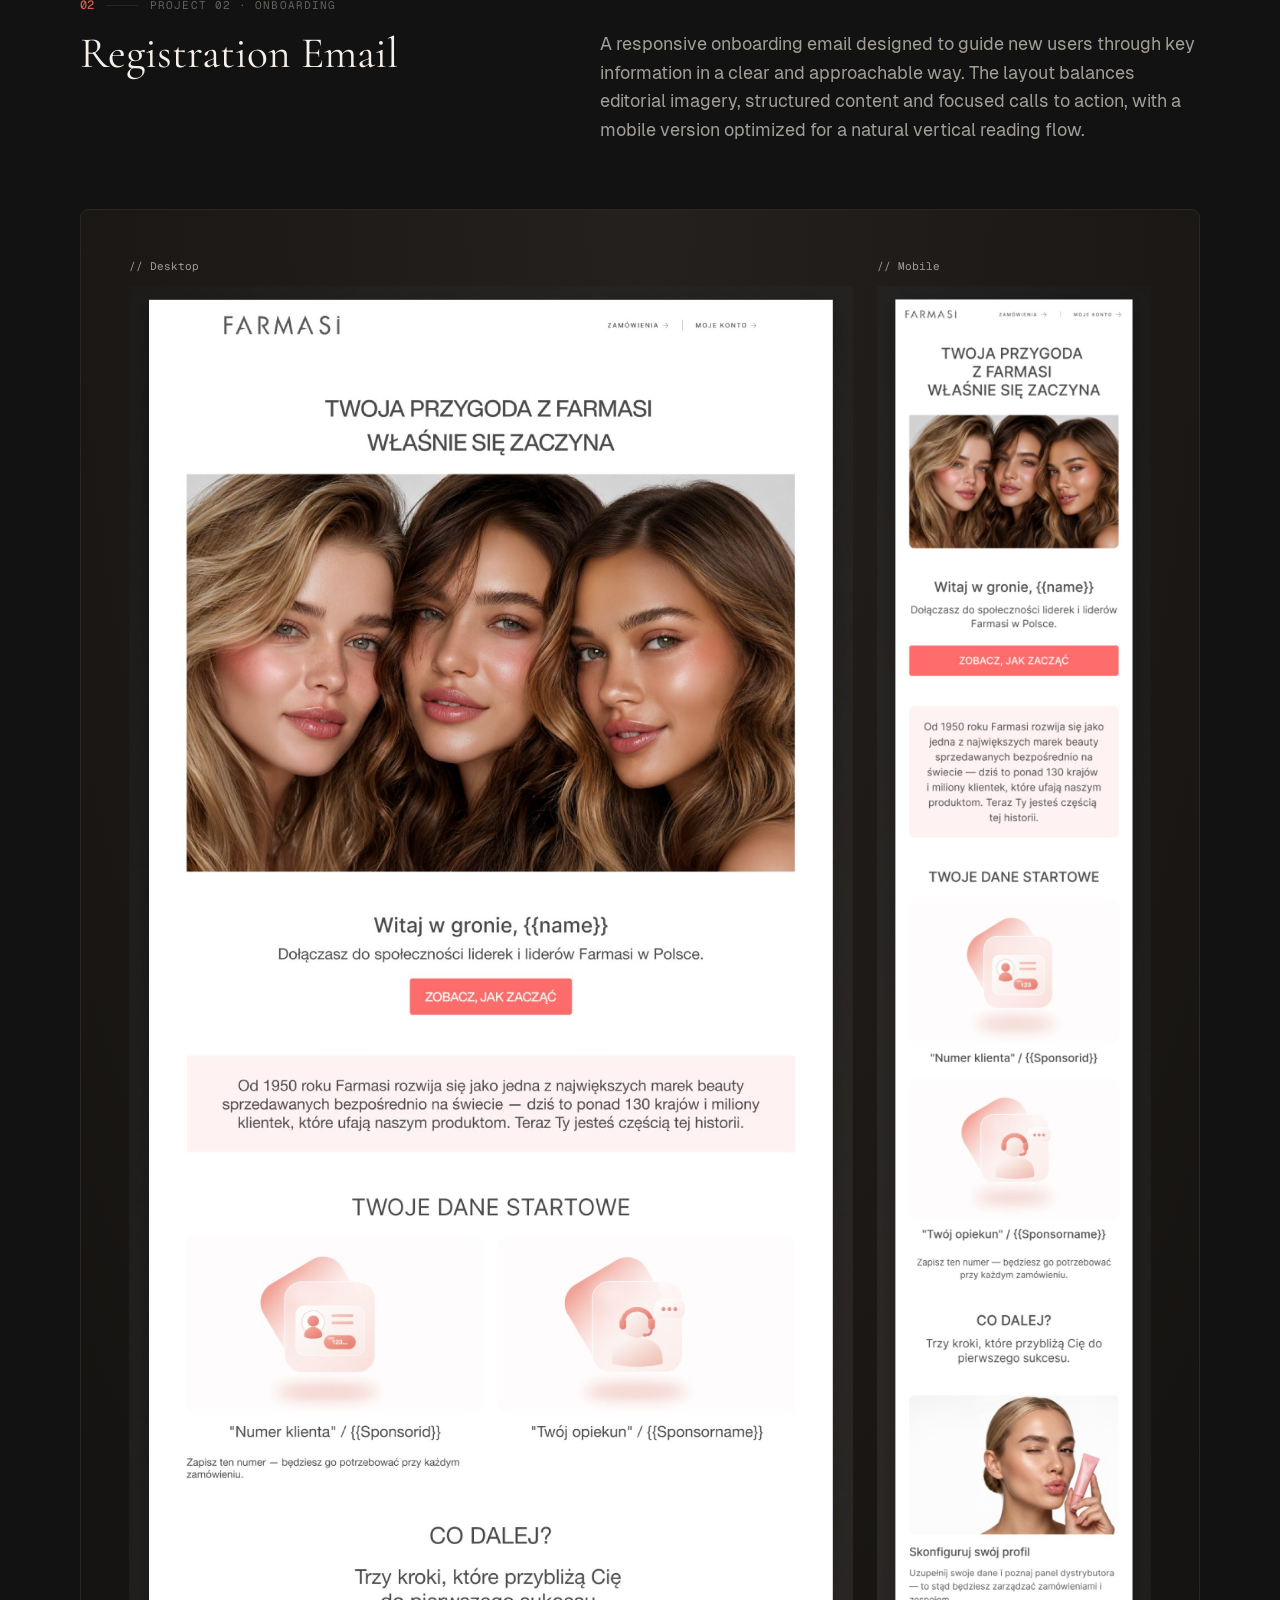
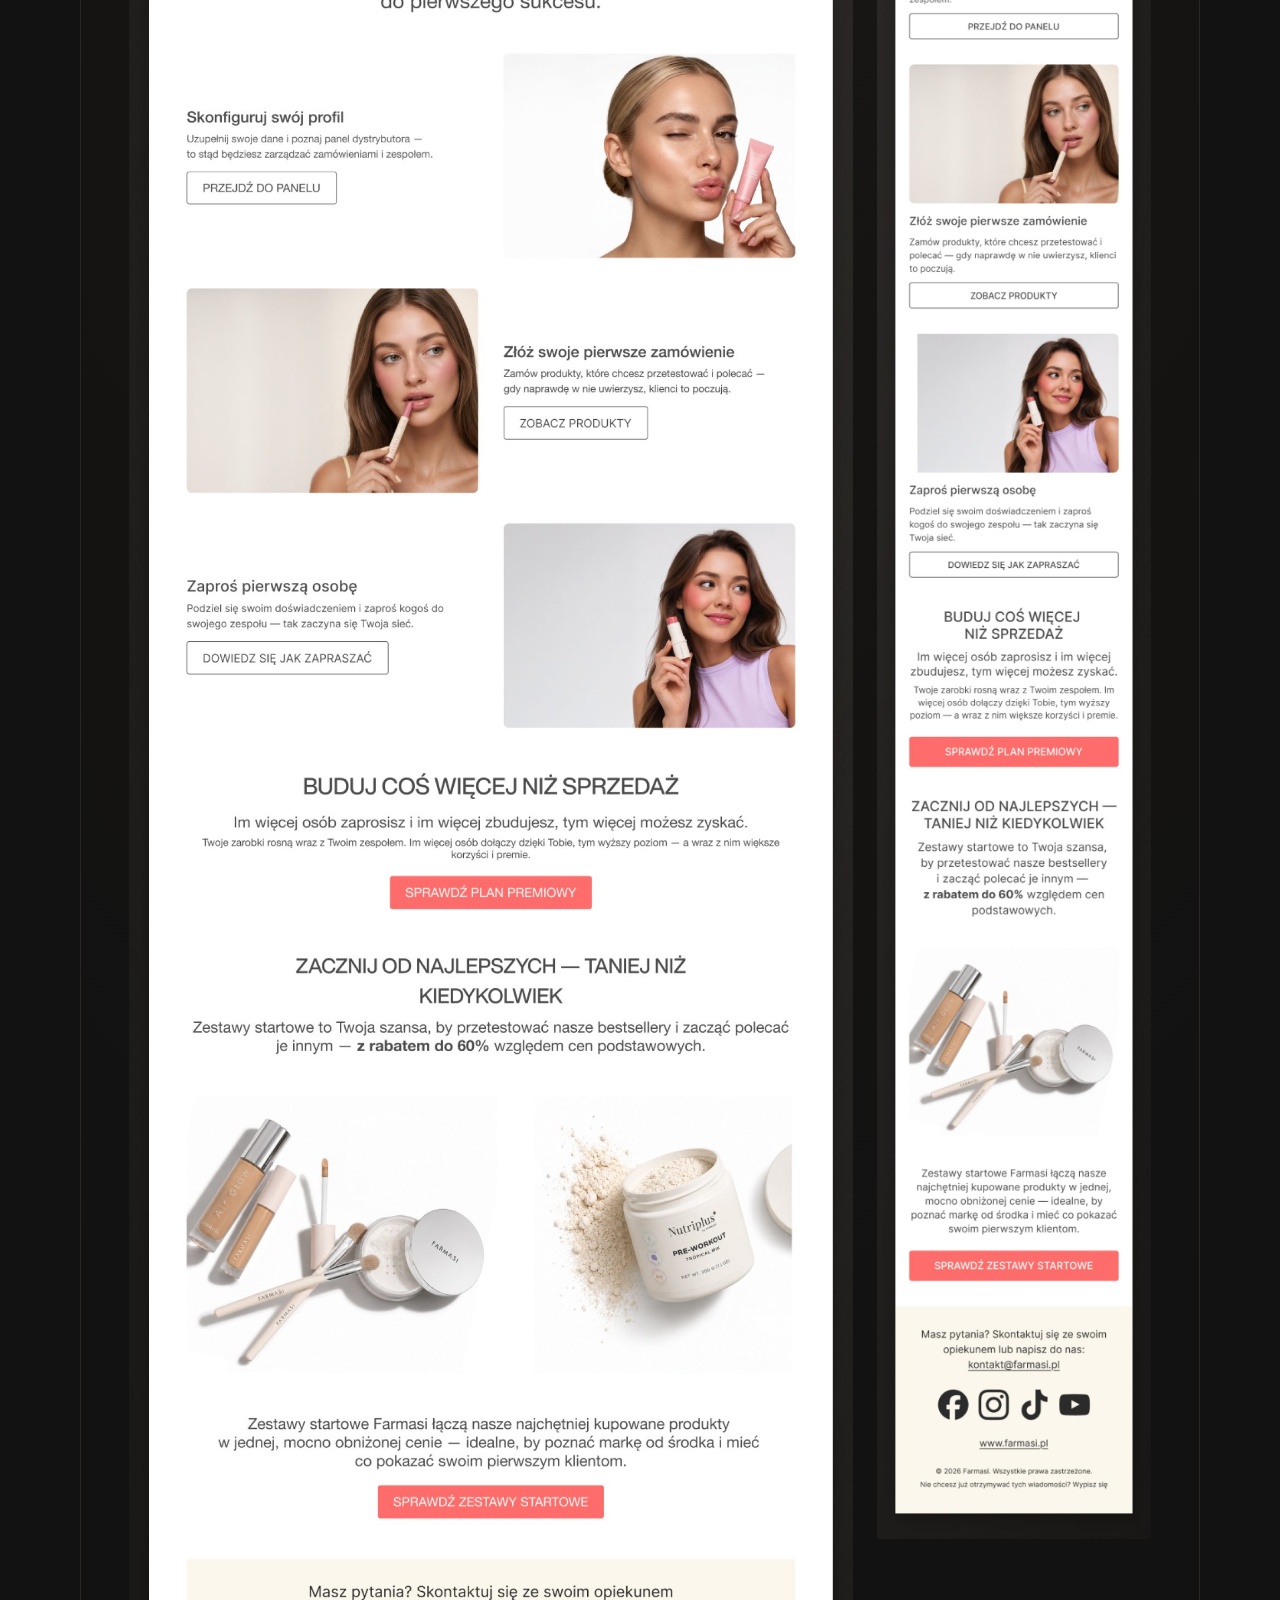
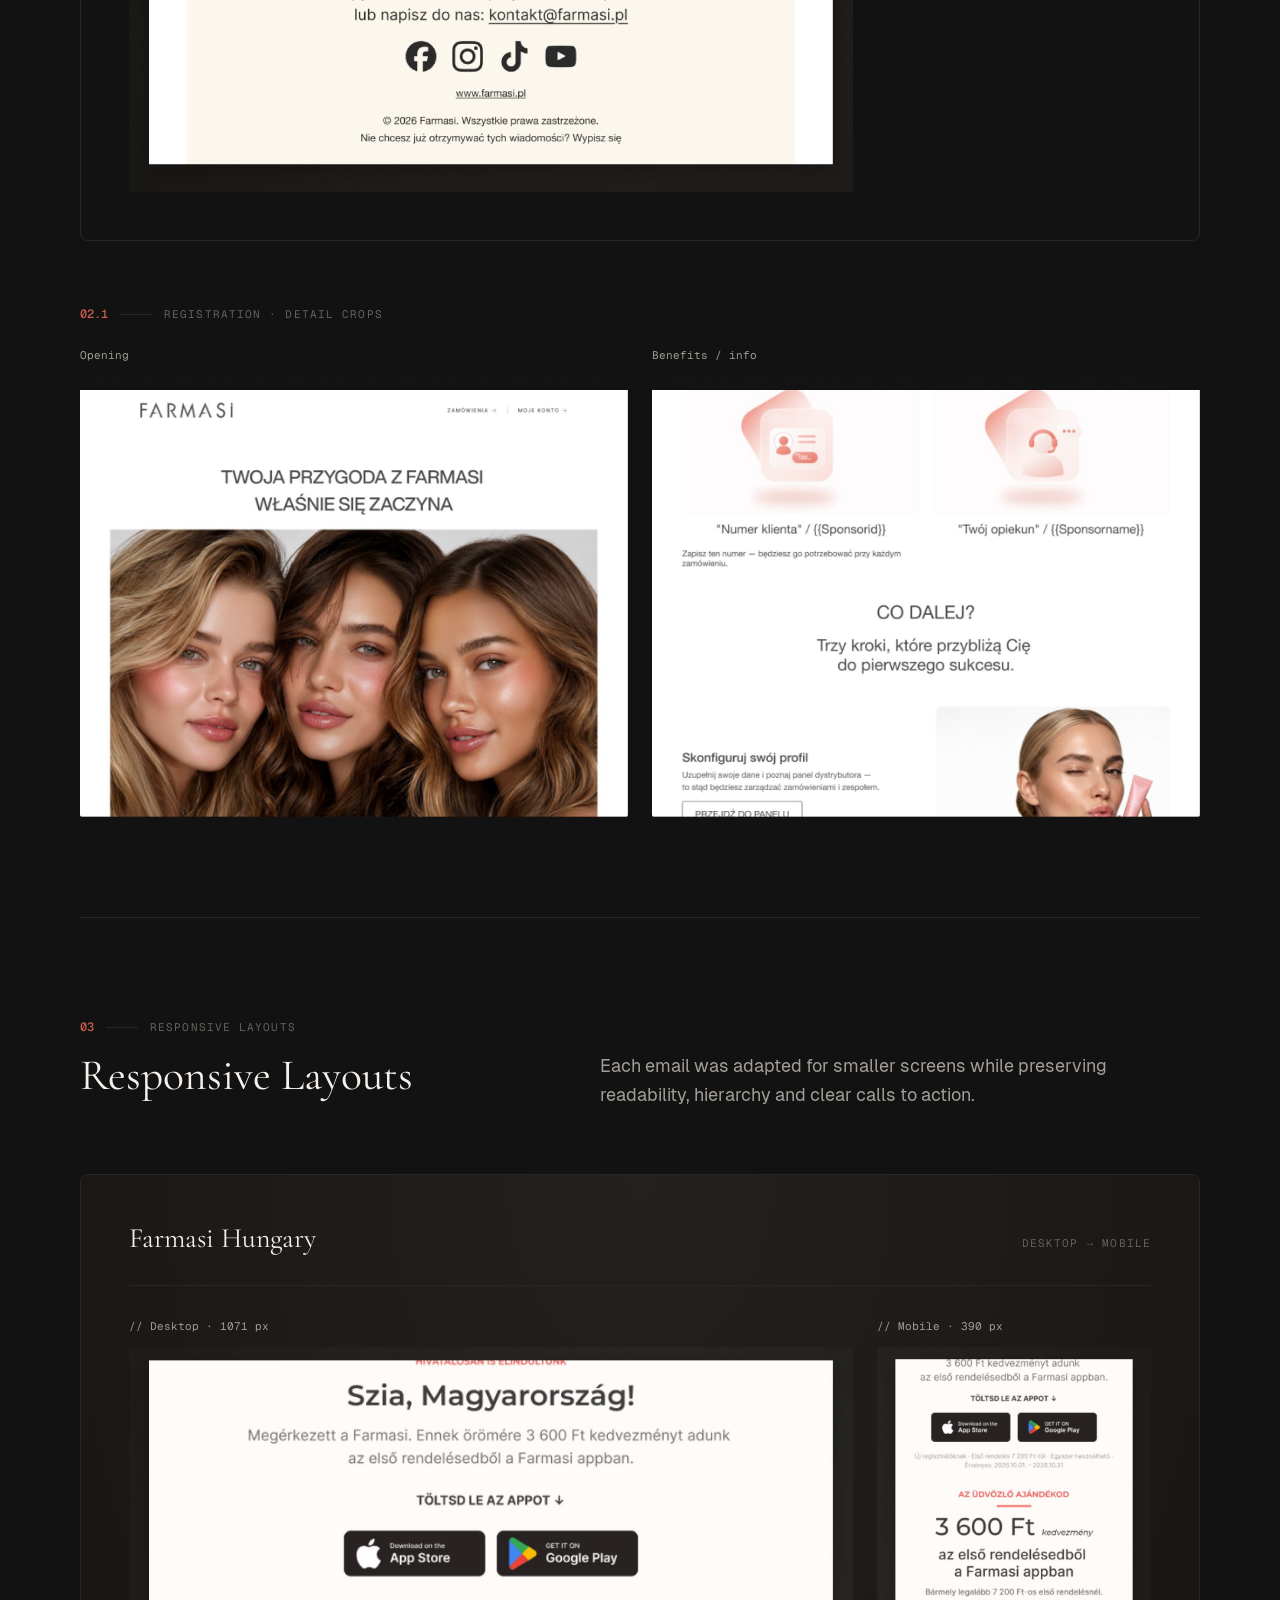
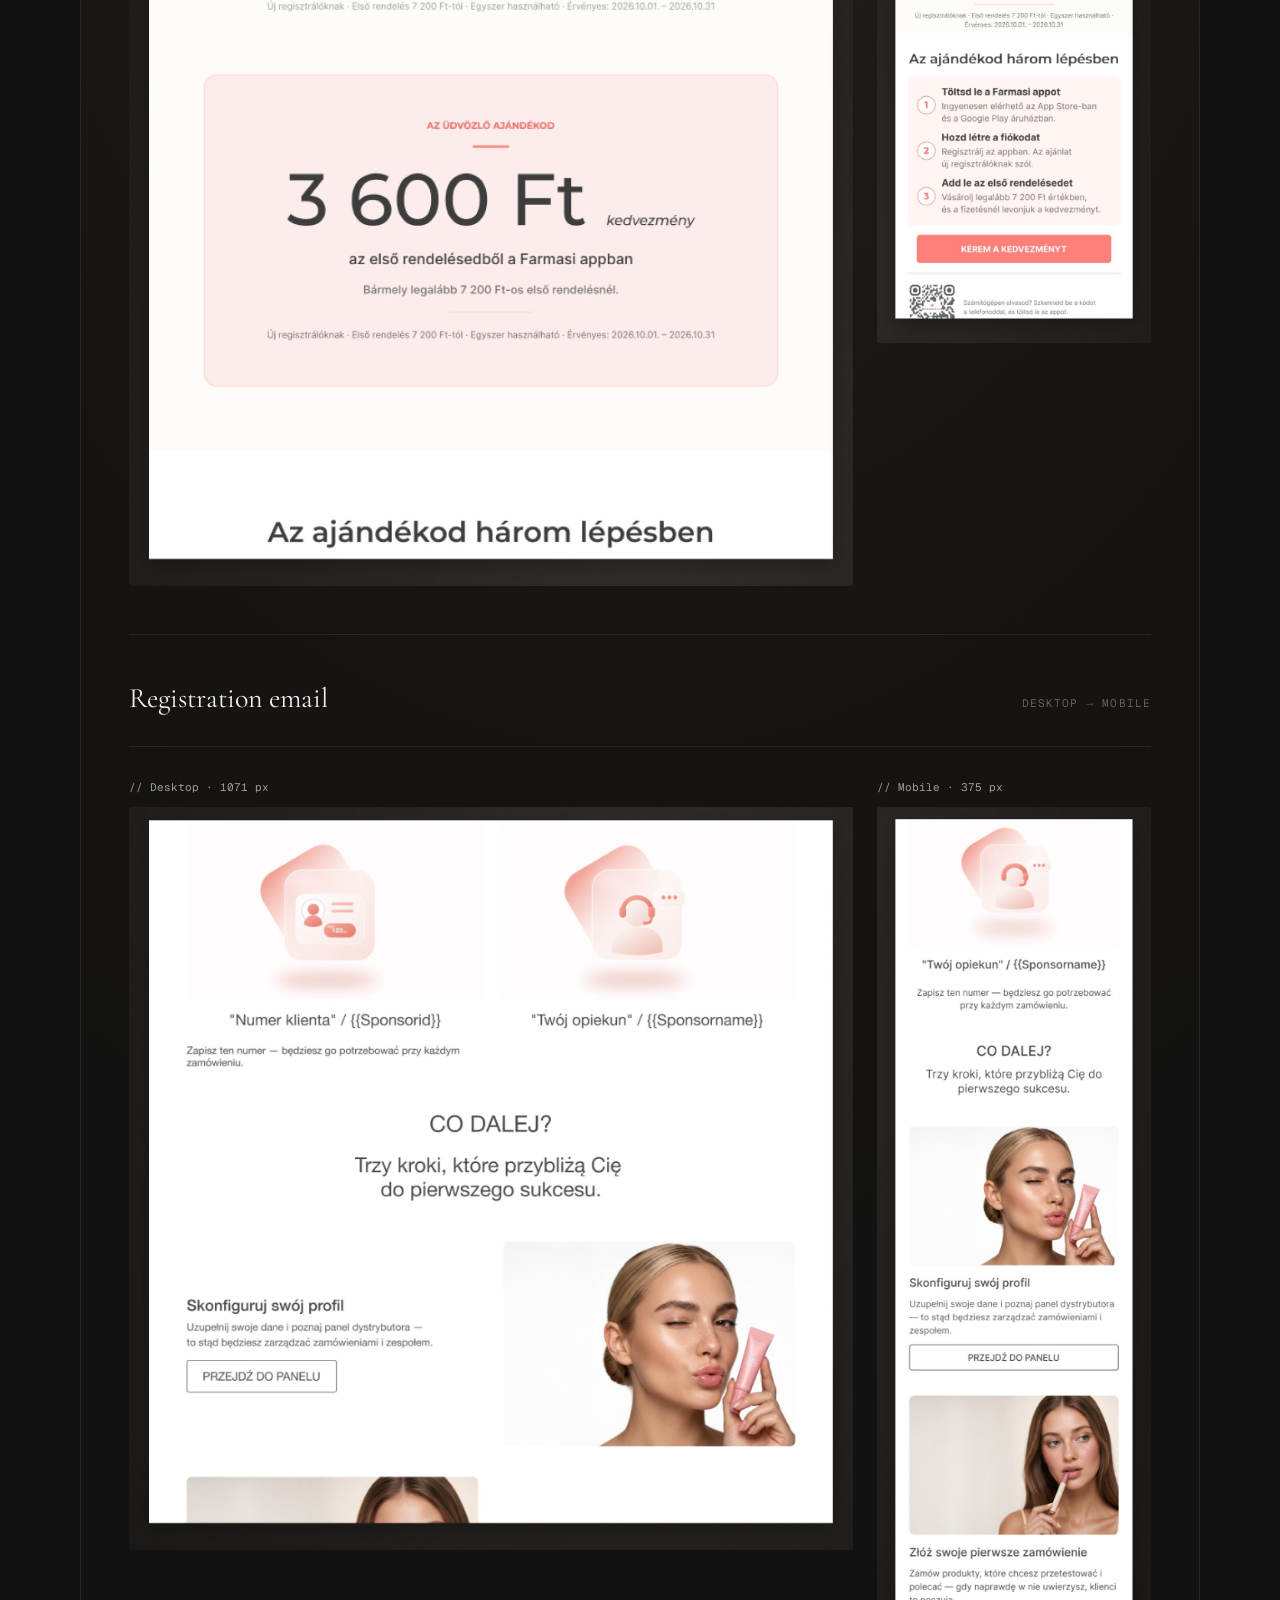
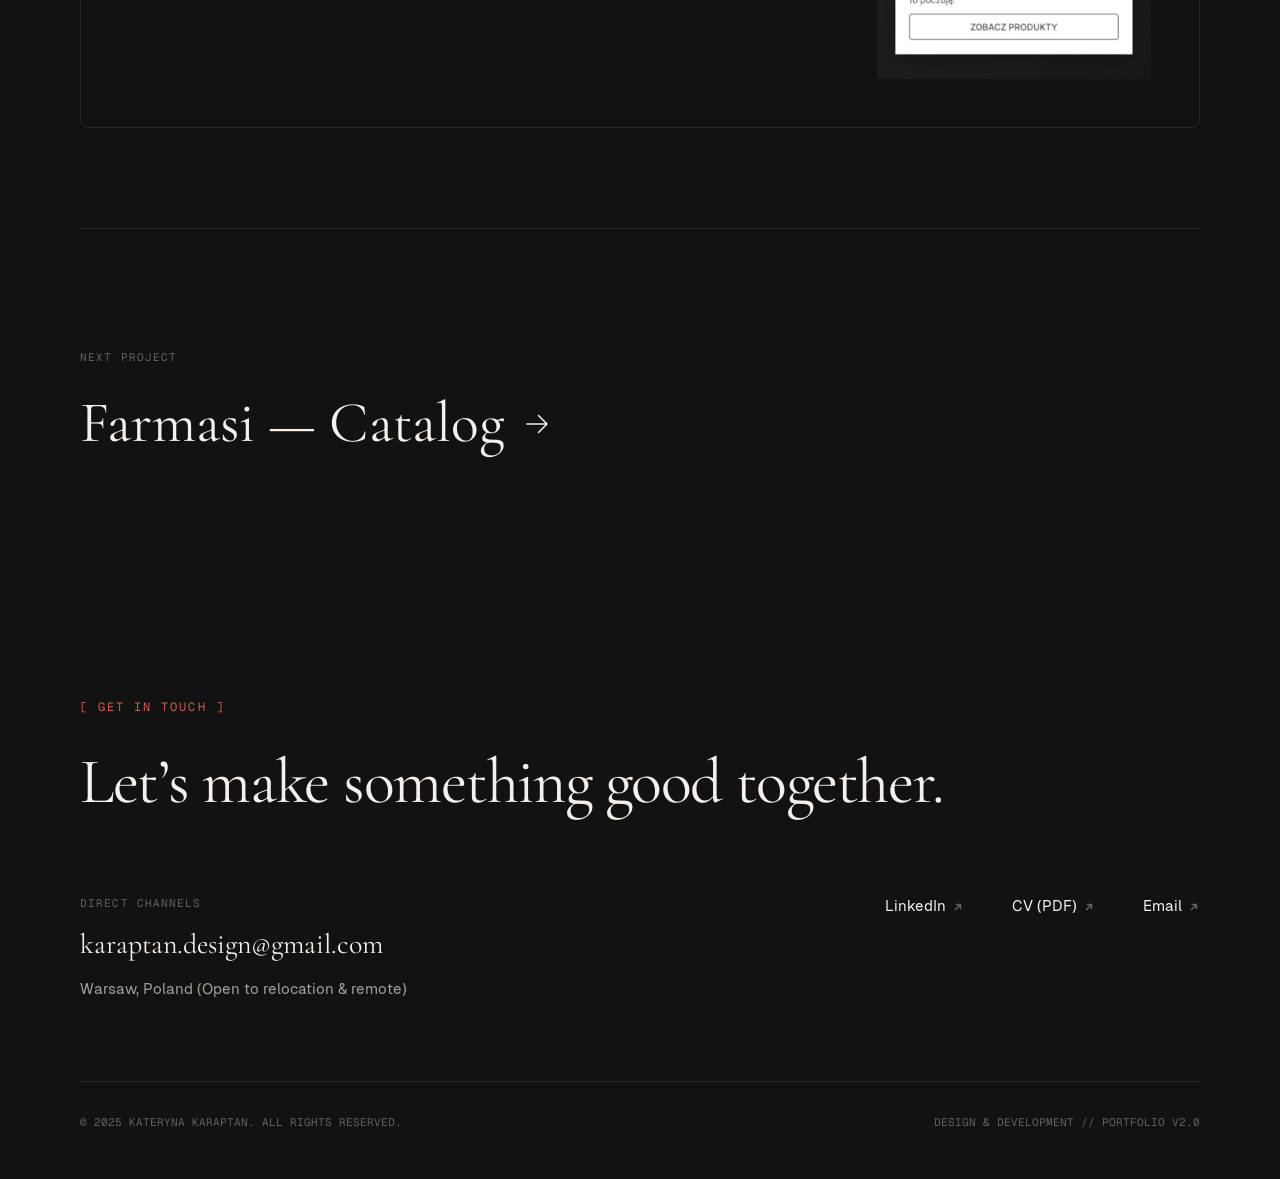
<file: work/email-design.html>
<!doctype html>
<html lang="en" data-theme="dark">
<head>
<meta charset="utf-8">
<meta name="viewport" content="width=device-width, initial-scale=1">
<title>Email Design — Kateryna Karaptan</title>
<meta name="description" content="Responsive email design for Farmasi — promotional and onboarding emails across desktop and mobile. Case study by Kateryna Karaptan.">
<meta name="author" content="Kateryna Karaptan">
<meta property="og:type" content="website">
<meta property="og:title" content="Email Design — Kateryna Karaptan">
<meta property="og:description" content="Responsive email design for Farmasi — promotional and onboarding emails across desktop and mobile. Case study by Kateryna Karaptan.">
<meta property="og:image" content="../assets/img/og-image.jpg">
<meta name="twitter:card" content="summary_large_image">
<meta name="theme-color" content="#121212">
<link rel="icon" href="../assets/favicon.svg" type="image/svg+xml">
<script>(function(){var t;try{t=localStorage.getItem('kk-theme')}catch(e){}if(t!=='light'&&t!=='dark')t='dark';document.documentElement.setAttribute('data-theme',t)})();</script>
<link rel="preload" href="../assets/fonts/geist-sans-latin-400-normal.woff2" as="font" type="font/woff2" crossorigin>
<link rel="preload" href="../assets/fonts/cormorant-garamond-latin-400-normal.woff2" as="font" type="font/woff2" crossorigin>
<link rel="stylesheet" href="../assets/css/fonts.css">
<link rel="stylesheet" href="../assets/css/style.css">
</head>
<body>
<a class="skip-link" href="#main">Skip to content</a>
<header class="site-header">
  <div class="site-header__inner">
    <a class="wordmark" href="../index.html" aria-label="Kateryna Karaptan — home">
      <span class="wordmark__name">Kateryna Karaptan</span><span class="wordmark__tag">[DESIGN]</span>
    </a>
    <nav class="nav" aria-label="Main">
      <div class="nav__links"><a class="nav__link" href="../index.html#work" aria-current="page">Work</a><a class="nav__link" href="../about.html">About</a><a class="nav__link" href="../cv.html">CV</a><a class="nav__link" href="#contact">Contact</a></div>
      <span class="nav__divider" aria-hidden="true"></span>
      <button class="theme-toggle" type="button" aria-label="Switch theme"><svg class="icon-sun" viewBox="0 0 16 16" fill="none" aria-hidden="true"><circle cx="8" cy="8" r="3" stroke="currentColor"/><path d="M8 1v1.5M8 13.5V15M1 8h1.5M13.5 8H15M3.05 3.05l1.06 1.06M11.89 11.89l1.06 1.06M3.05 12.95l1.06-1.06M11.89 4.11l1.06-1.06" stroke="currentColor" stroke-linecap="round"/></svg><svg class="icon-moon" viewBox="0 0 16 16" fill="none" aria-hidden="true"><path d="M13.5 9.6A5.75 5.75 0 0 1 6.4 2.5a5.75 5.75 0 1 0 7.1 7.1Z" stroke="currentColor" stroke-linejoin="round"/></svg></button>
      <button class="menu-toggle" type="button" aria-expanded="false" aria-controls="mobile-menu">Menu <span class="menu-toggle__lines" aria-hidden="true"></span></button>
    </nav>
  </div>
</header>
<div class="mobile-menu" id="mobile-menu"><a href="../index.html#work" aria-current="page">Work</a><a href="../about.html">About</a><a href="../cv.html">CV</a><a href="#contact">Contact</a><p class="label">Warsaw, Poland · Open to opportunities</p></div>
<main id="main">
<section class="case-header">
  <div class="container">
    <h1 class="page-title">Email Design</h1>
    <dl class="case-meta" style="--cols:3"><div><dt>Role</dt><dd>Graphic / Email Designer</dd></div><div><dt>Focus</dt><dd>Email Design / Responsive Layout</dd></div><div><dt>Deliverables</dt><dd>Desktop &amp; Mobile Emails</dd></div></dl>
    <p class="lead">Responsive email experiences designed to turn branded content into clear, engaging and effective communication across devices.</p>
  </div>
</section><section style="padding-bottom:100px"><div class="container gap-48" style="gap:40px">
  <div class="panel panel--showcase email-quad reveal" style="padding:24px">
    <figure class="figure"><p class="fig-label">// Farmasi · Desktop</p><img src="../assets/img/email-hero-fd.jpg" width="904" height="1318" alt="Farmasi Hungary email, desktop" fetchpriority="high"></figure>
    <figure class="figure"><p class="fig-label">// Mobile</p><img src="../assets/img/email-hero-fm.jpg" width="446" height="1066" alt="Farmasi Hungary email, mobile" fetchpriority="high"></figure>
    <figure class="figure"><p class="fig-label">// Registration · Desktop</p><img src="../assets/img/email-hero-rd.jpg" width="904" height="1190" alt="Registration email, desktop" fetchpriority="high"></figure>
    <figure class="figure"><p class="fig-label">// Mobile</p><img src="../assets/img/email-hero-rm.jpg" width="446" height="1272" alt="Registration email, mobile" fetchpriority="high"></figure>
  </div>
  <div class="block-head__row reveal"><p class="label">Email Design // Selected Collection</p><p class="lead">A selection of responsive email designs created for promotional campaigns, customer onboarding and brand communication. Each layout was developed with a focus on clear content hierarchy, visual consistency and seamless adaptation between desktop and mobile formats.</p></div>
</div></section>
<div class="container"><hr class="rule"></div>
<section class="section"><div class="container gap-48" style="gap:64px">
  <div class="block-head reveal" style="margin-bottom:0"><div class="step-eyebrow"><span class="num">01</span><span class="rule-s"></span><span class="label">Project 01 · Campaign</span></div>
  <div class="block-head__row"><h2 class="h-section">Farmasi Hungary</h2><p class="body-lg">A promotional email campaign designed to communicate key offers while maintaining a clean, beauty-focused visual language. The desktop layout was carefully adapted for mobile, preserving hierarchy, readability and clear calls to action across both formats.</p></div></div>
  <div class="panel panel--showcase email-pair reveal">
    <figure class="figure"><p class="fig-label">// Desktop</p><img src="../assets/img/email-hu-desktop.jpg" width="1302" height="6659" alt="Farmasi Hungary email — full desktop layout" loading="lazy" decoding="async"></figure>
    <figure class="figure"><p class="fig-label">// Mobile</p><img src="../assets/img/email-hu-mobile.jpg" width="716" height="4564" alt="Farmasi Hungary email — full mobile layout" loading="lazy" decoding="async"></figure>
  </div>
  <div class="gap-24 reveal">
    <div class="step-eyebrow"><span class="num">01.1</span><span class="rule-s"></span><span class="label">Farmasi Hungary · Detail crops</span></div>
    <div class="grid-2">
      <figure class="figure"><p class="fig-label">Opening hero</p><img src="../assets/img/email-hu-crop1.jpg" width="1256" height="1012" alt="Opening hero of the Farmasi Hungary email" loading="lazy" decoding="async"></figure>
      <figure class="figure"><p class="fig-label">Offer section</p><img src="../assets/img/email-hu-crop2.jpg" width="1256" height="1012" alt="Offer section of the Farmasi Hungary email" loading="lazy" decoding="async"></figure>
    </div>
  </div>
</div></section>
<div class="container"><hr class="rule"></div>
<section class="section"><div class="container gap-48" style="gap:64px">
  <div class="block-head reveal" style="margin-bottom:0"><div class="step-eyebrow"><span class="num">02</span><span class="rule-s"></span><span class="label">Project 02 · Onboarding</span></div>
  <div class="block-head__row"><h2 class="h-section">Registration Email</h2><p class="body-lg">A responsive onboarding email designed to guide new users through key information in a clear and approachable way. The layout balances editorial imagery, structured content and focused calls to action, with a mobile version optimized for a natural vertical reading flow.</p></div></div>
  <div class="panel panel--showcase email-pair reveal">
    <figure class="figure"><p class="fig-label">// Desktop</p><img src="../assets/img/email-reg-desktop.jpg" width="1302" height="5584" alt="Registration email — full desktop layout" loading="lazy" decoding="async"></figure>
    <figure class="figure"><p class="fig-label">// Mobile</p><img src="../assets/img/email-reg-mobile.jpg" width="716" height="7461" alt="Registration email — full mobile layout" loading="lazy" decoding="async"></figure>
  </div>
  <div class="gap-24 reveal">
    <div class="step-eyebrow"><span class="num">02.1</span><span class="rule-s"></span><span class="label">Registration · Detail crops</span></div>
    <div class="grid-2">
      <figure class="figure"><p class="fig-label">Opening</p><img src="../assets/img/email-reg-crop1.jpg" width="1256" height="1012" alt="Opening of the registration email" loading="lazy" decoding="async"></figure>
      <figure class="figure"><p class="fig-label">Benefits / info</p><img src="../assets/img/email-reg-crop2.jpg" width="1256" height="1012" alt="Benefits and information section of the registration email" loading="lazy" decoding="async"></figure>
    </div>
  </div>
</div></section>
<div class="container"><hr class="rule"></div>
<section class="section"><div class="container gap-48" style="gap:64px">
  <div class="block-head reveal" style="margin-bottom:0"><div class="step-eyebrow"><span class="num">03</span><span class="rule-s"></span><span class="label">Responsive Layouts</span></div>
  <div class="block-head__row"><h2 class="h-section">Responsive Layouts</h2><p class="body-lg">Each email was adapted for smaller screens while preserving readability, hierarchy and clear calls to action.</p></div></div>
  <div class="panel panel--showcase gap-48 reveal">
    <div class="gap-32">
      <div class="caption" style="align-items:baseline"><span class="h-sub" style="font-family:var(--serif);font-size:28px;text-transform:none;letter-spacing:0;color:var(--text)">Farmasi Hungary</span><span class="label label--accent">Desktop → Mobile</span></div>
      <hr class="rule">
      <div class="email-pair">
        <figure class="figure"><p class="fig-label">// Desktop · 1071 px</p><img src="../assets/img/email-resp-hu-desktop.jpg" width="1736" height="2011" alt="Farmasi Hungary desktop layout, 1071 px" loading="lazy" decoding="async"></figure>
        <figure class="figure"><p class="fig-label">// Mobile · 390 px</p><img src="../assets/img/email-resp-hu-mobile.jpg" width="716" height="1559" alt="Farmasi Hungary mobile layout, 390 px" loading="lazy" decoding="async"></figure>
      </div>
    </div>
    <hr class="rule">
    <div class="gap-32">
      <div class="caption" style="align-items:baseline"><span class="h-sub" style="font-family:var(--serif);font-size:28px;text-transform:none;letter-spacing:0;color:var(--text)">Registration email</span><span class="label label--accent">Desktop → Mobile</span></div>
      <hr class="rule">
      <div class="email-pair">
        <figure class="figure"><p class="fig-label">// Desktop · 1071 px</p><img src="../assets/img/email-resp-reg-desktop.jpg" width="1736" height="1781" alt="Registration email desktop layout, 1071 px" loading="lazy" decoding="async"></figure>
        <figure class="figure"><p class="fig-label">// Mobile · 375 px</p><img src="../assets/img/email-resp-reg-mobile.jpg" width="716" height="2279" alt="Registration email mobile layout, 375 px" loading="lazy" decoding="async"></figure>
      </div>
    </div>
  </div>
</div></section>
<div class="container"><hr class="rule"></div>
<section class="next-project">
  <div class="container">
    <p class="label">Next project</p>
    <a class="next-project__link" href="../work/farmasi-catalog.html">Farmasi — Catalog <svg viewBox="0 0 32 32" fill="none" aria-hidden="true"><path d="M6 16h20M17.5 7.5 26 16l-8.5 8.5" stroke="currentColor" stroke-width="1.5" stroke-linecap="round" stroke-linejoin="round"/></svg></a>
  </div>
</section>
</main>
<section class="contact" id="contact" aria-labelledby="contact-title">
  <div class="container">
    <p class="contact__eyebrow">[ GET IN TOUCH ]</p>
    <h2 class="contact__title" id="contact-title">Let&rsquo;s make something good together.</h2>
    <div class="contact__channels">
      <div>
        <p class="label">Direct channels</p>
        <a class="contact__email" href="mailto:karaptan.design@gmail.com">karaptan.design@gmail.com</a>
        <p class="body">Warsaw, Poland (Open to relocation &amp; remote)</p>
      </div>
      <div class="contact__links">
        <a class="ext-link" href="https://www.linkedin.com/in/katerynakaraptan/" target="_blank" rel="noopener">LinkedIn <svg viewBox="0 0 12 12" fill="none" aria-hidden="true"><path d="M3.5 8.5l5-5M4.5 3.5h4v4" stroke="currentColor" stroke-width="1.5" stroke-linecap="round" stroke-linejoin="round"/></svg></a>
        <a class="ext-link" href="../assets/docs/Kateryna-Karaptan-CV.pdf" target="_blank" rel="noopener">CV (PDF) <svg viewBox="0 0 12 12" fill="none" aria-hidden="true"><path d="M3.5 8.5l5-5M4.5 3.5h4v4" stroke="currentColor" stroke-width="1.5" stroke-linecap="round" stroke-linejoin="round"/></svg></a>
        <a class="ext-link" href="mailto:karaptan.design@gmail.com">Email <svg viewBox="0 0 12 12" fill="none" aria-hidden="true"><path d="M3.5 8.5l5-5M4.5 3.5h4v4" stroke="currentColor" stroke-width="1.5" stroke-linecap="round" stroke-linejoin="round"/></svg></a>
      </div>
    </div>
    <footer class="site-footer">
      <span>&copy; 2025 Kateryna Karaptan. All rights reserved.</span>
      <span>Design &amp; Development // Portfolio v2.0</span>
    </footer>
  </div>
</section>
<script src="../assets/js/main.js" defer></script>
</body>
</html>
</file>
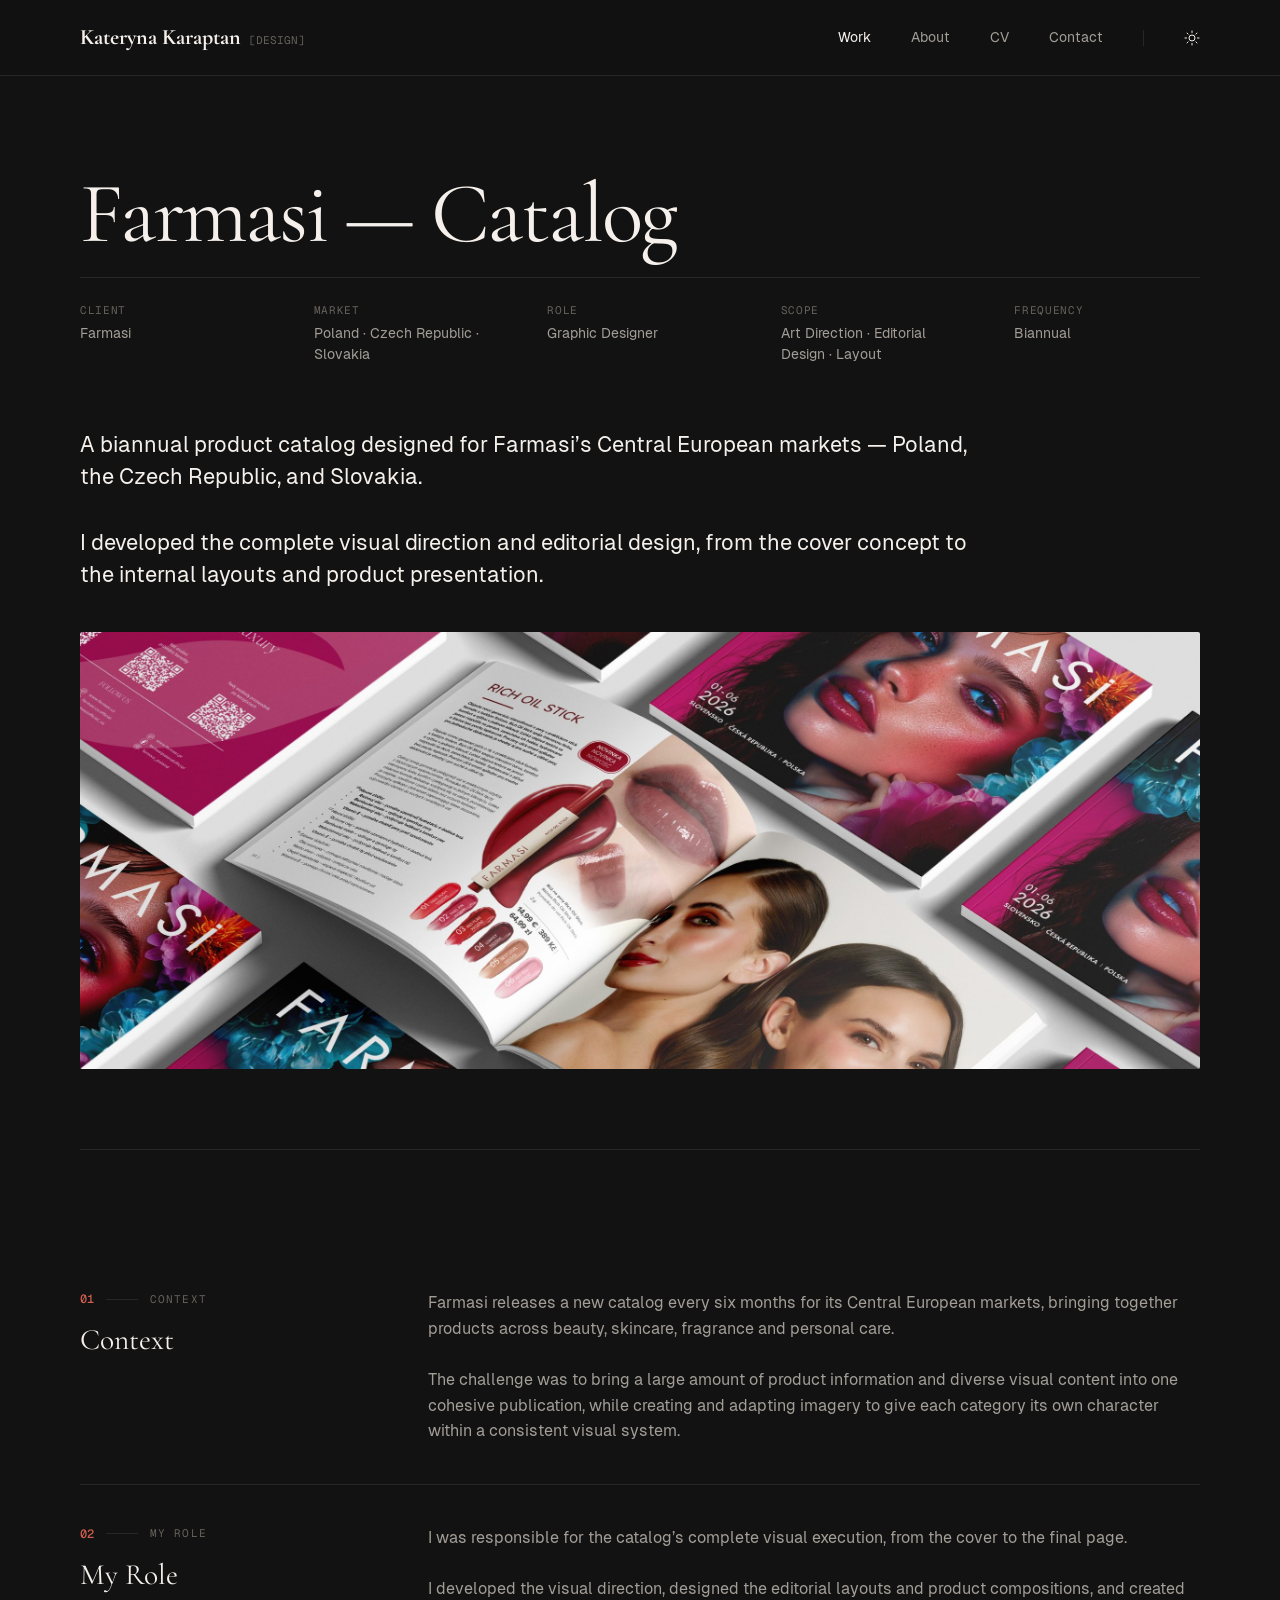
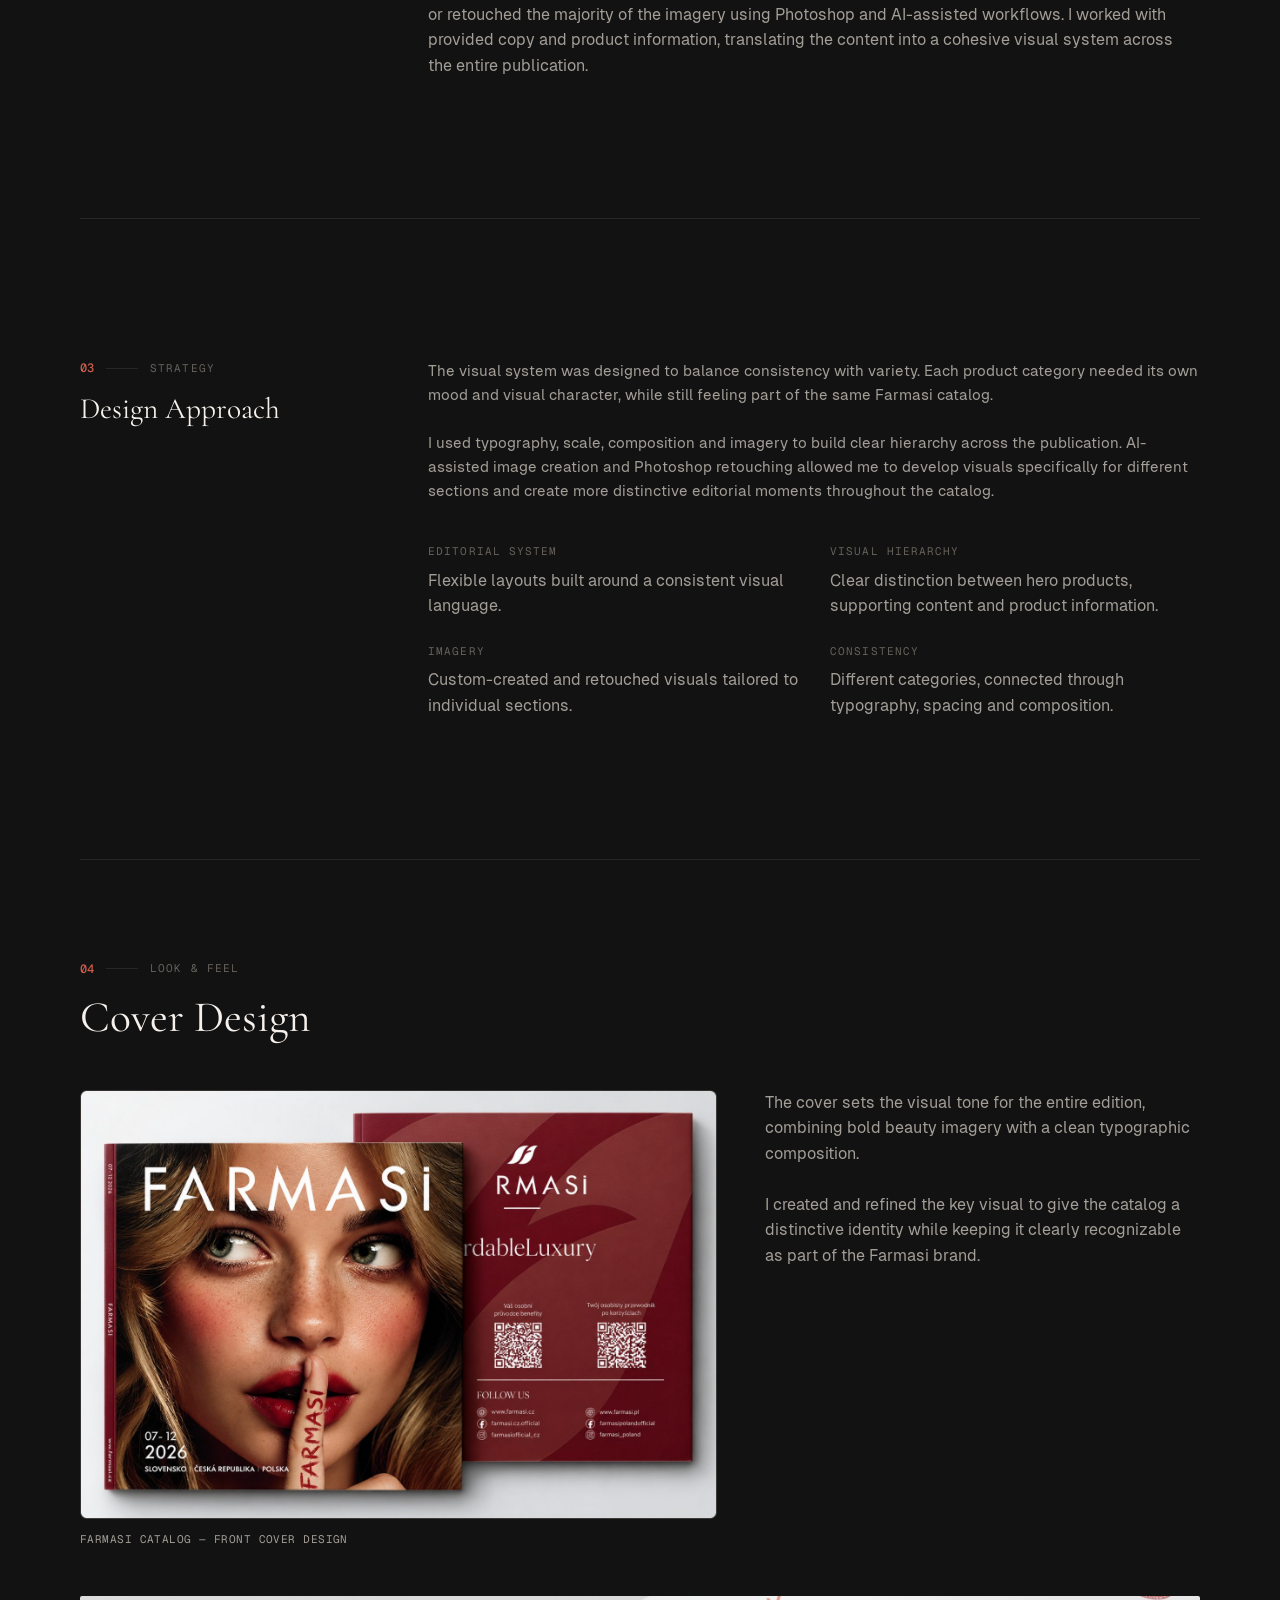
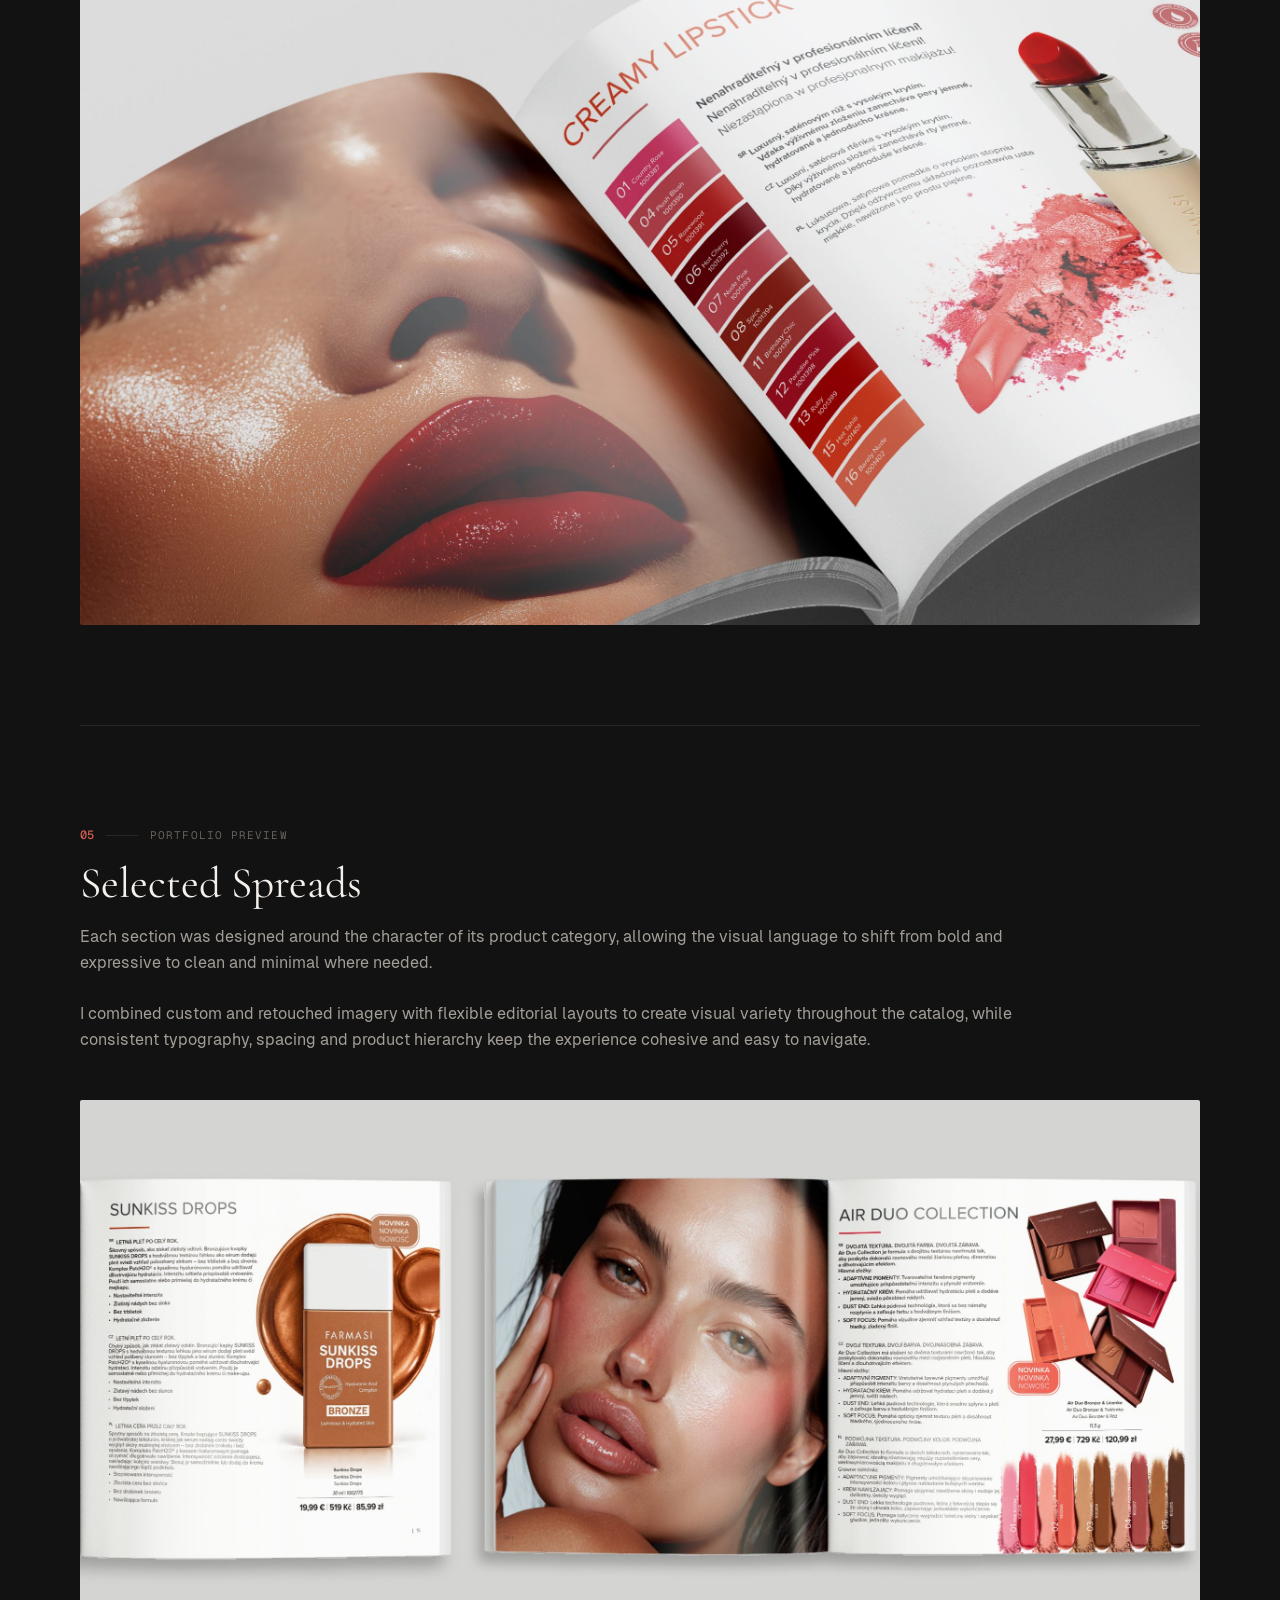
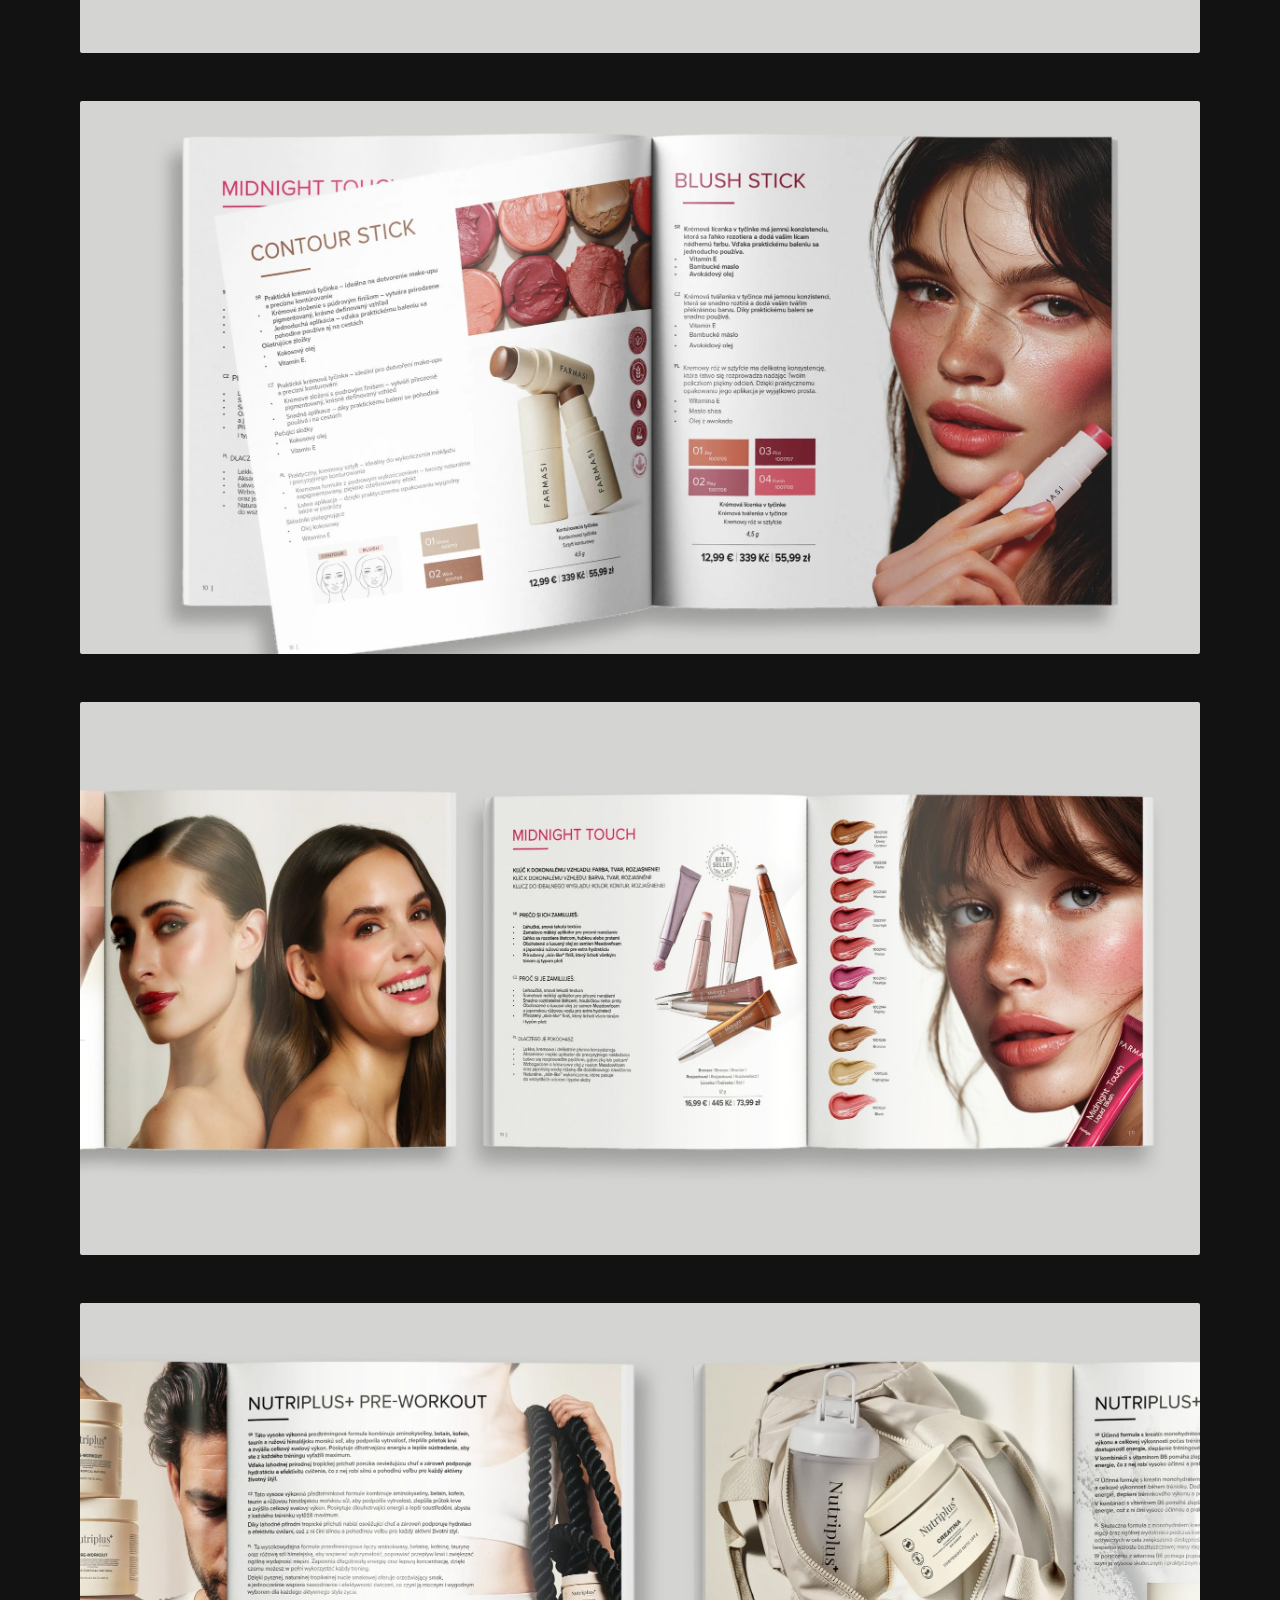
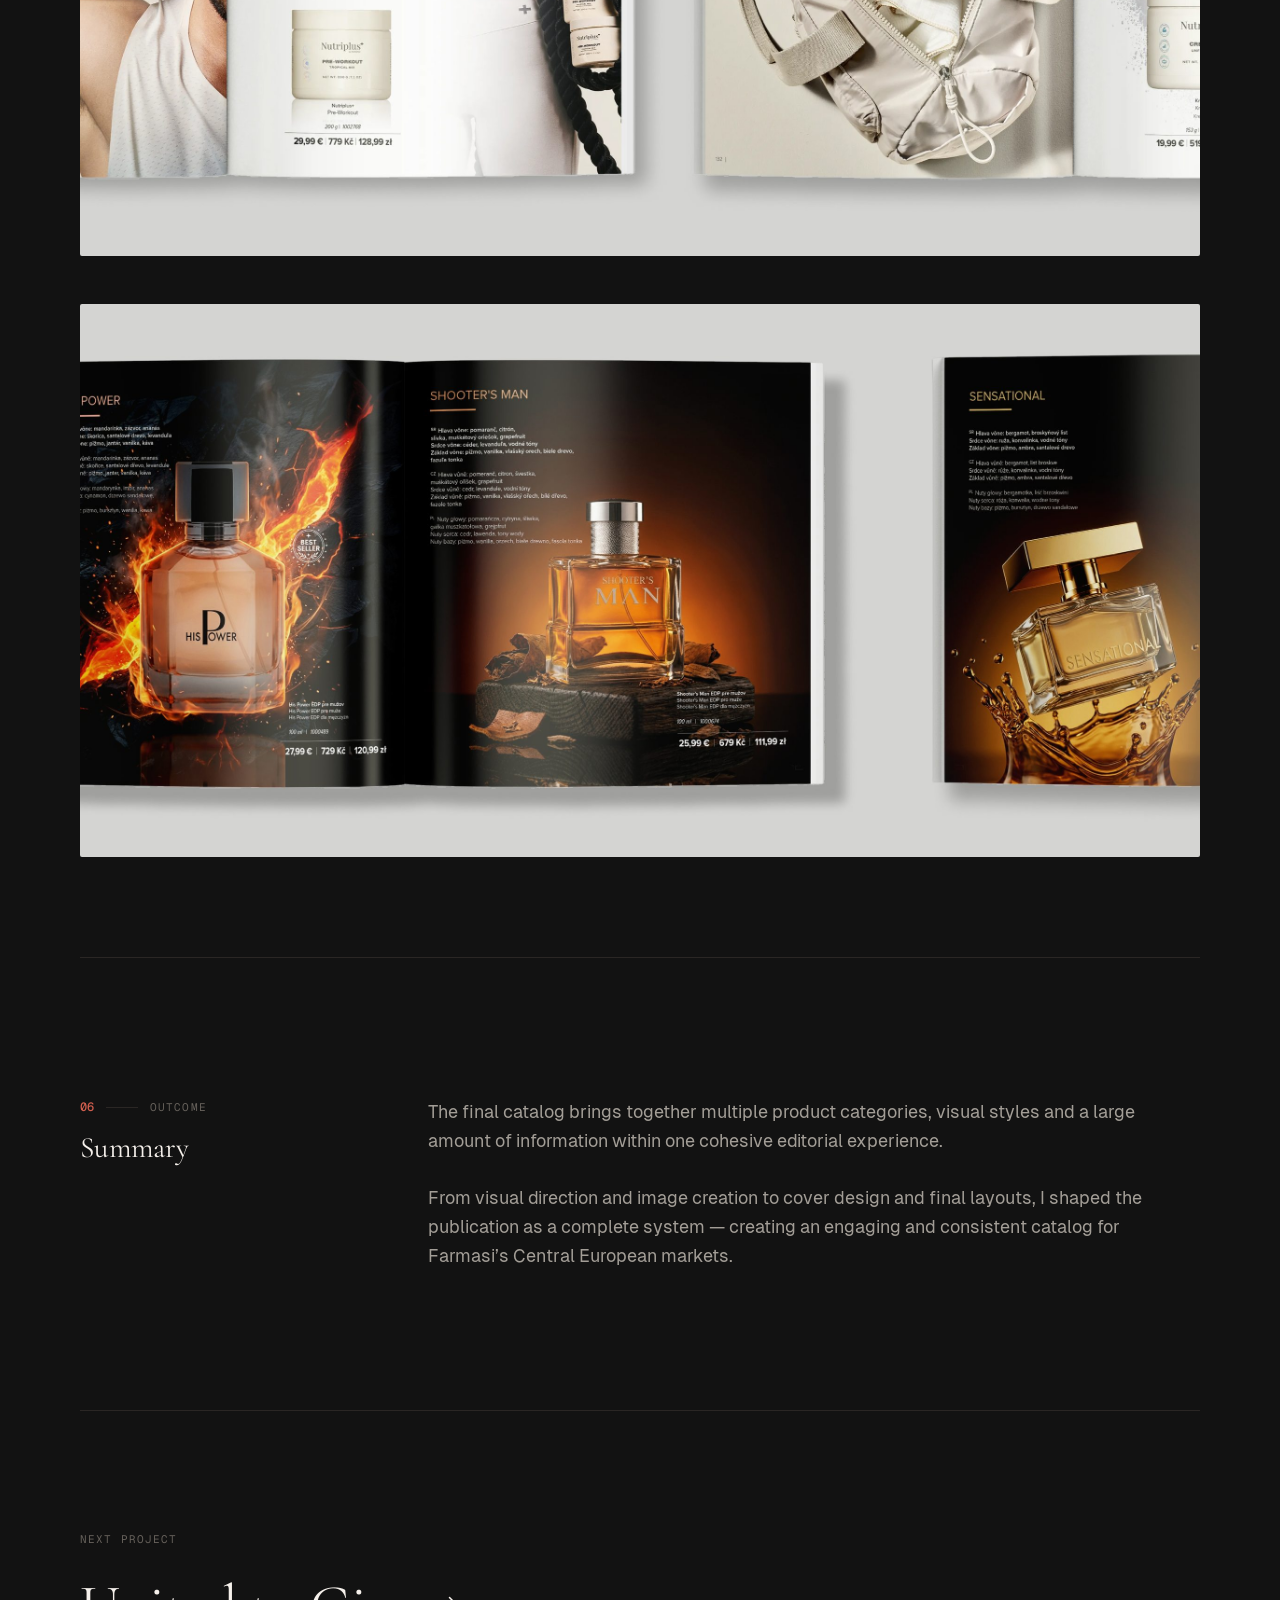
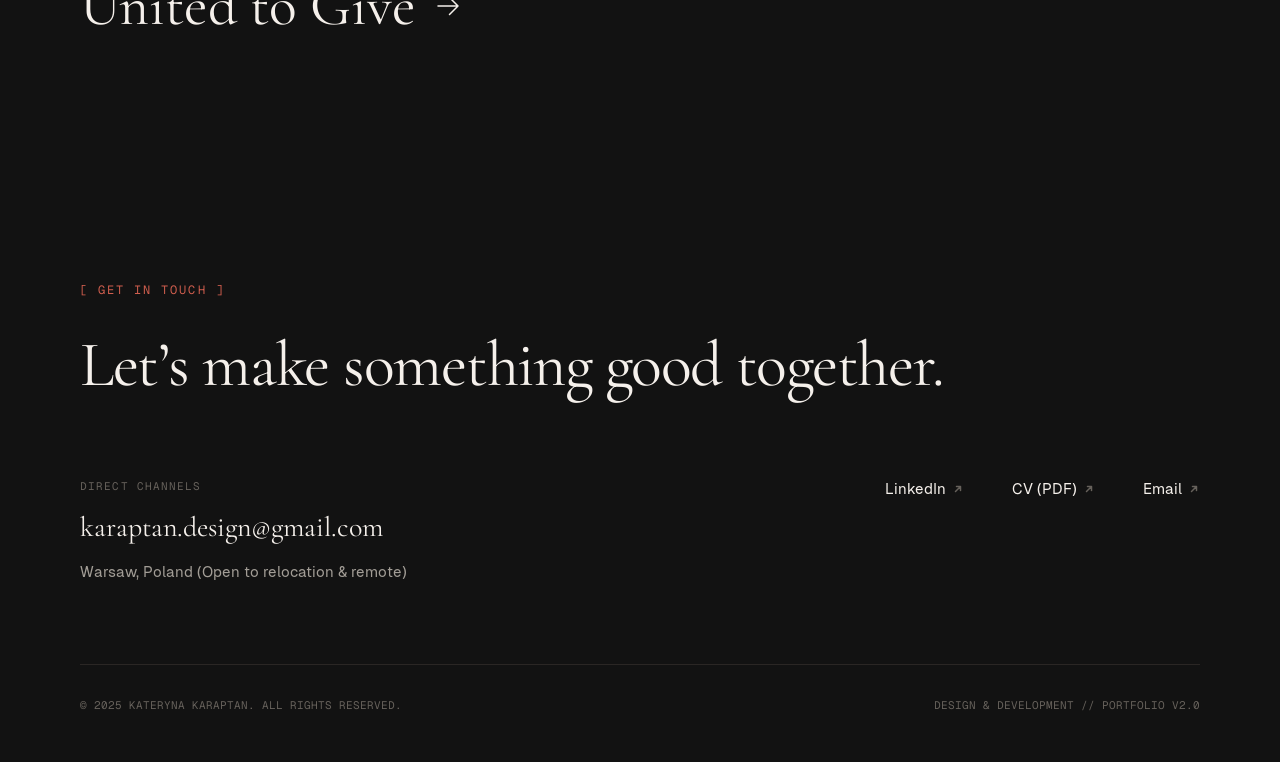
<file: work/farmasi-catalog.html>
<!doctype html>
<html lang="en" data-theme="dark">
<head>
<meta charset="utf-8">
<meta name="viewport" content="width=device-width, initial-scale=1">
<title>Farmasi — Catalog — Kateryna Karaptan</title>
<meta name="description" content="Biannual Farmasi product catalog for Poland, Czech Republic and Slovakia — art direction and editorial design case study.">
<meta name="author" content="Kateryna Karaptan">
<meta property="og:type" content="website">
<meta property="og:title" content="Farmasi — Catalog — Kateryna Karaptan">
<meta property="og:description" content="Biannual Farmasi product catalog for Poland, Czech Republic and Slovakia — art direction and editorial design case study.">
<meta property="og:image" content="../assets/img/og-image.jpg">
<meta name="twitter:card" content="summary_large_image">
<meta name="theme-color" content="#121212">
<link rel="icon" href="../assets/favicon.svg" type="image/svg+xml">
<script>(function(){var t;try{t=localStorage.getItem('kk-theme')}catch(e){}if(t!=='light'&&t!=='dark')t='dark';document.documentElement.setAttribute('data-theme',t)})();</script>
<link rel="preload" href="../assets/fonts/geist-sans-latin-400-normal.woff2" as="font" type="font/woff2" crossorigin>
<link rel="preload" href="../assets/fonts/cormorant-garamond-latin-400-normal.woff2" as="font" type="font/woff2" crossorigin>
<link rel="stylesheet" href="../assets/css/fonts.css">
<link rel="stylesheet" href="../assets/css/style.css">
</head>
<body>
<a class="skip-link" href="#main">Skip to content</a>
<header class="site-header">
  <div class="site-header__inner">
    <a class="wordmark" href="../index.html" aria-label="Kateryna Karaptan — home">
      <span class="wordmark__name">Kateryna Karaptan</span><span class="wordmark__tag">[DESIGN]</span>
    </a>
    <nav class="nav" aria-label="Main">
      <div class="nav__links"><a class="nav__link" href="../index.html#work" aria-current="page">Work</a><a class="nav__link" href="../about.html">About</a><a class="nav__link" href="../cv.html">CV</a><a class="nav__link" href="#contact">Contact</a></div>
      <span class="nav__divider" aria-hidden="true"></span>
      <button class="theme-toggle" type="button" aria-label="Switch theme"><svg class="icon-sun" viewBox="0 0 16 16" fill="none" aria-hidden="true"><circle cx="8" cy="8" r="3" stroke="currentColor"/><path d="M8 1v1.5M8 13.5V15M1 8h1.5M13.5 8H15M3.05 3.05l1.06 1.06M11.89 11.89l1.06 1.06M3.05 12.95l1.06-1.06M11.89 4.11l1.06-1.06" stroke="currentColor" stroke-linecap="round"/></svg><svg class="icon-moon" viewBox="0 0 16 16" fill="none" aria-hidden="true"><path d="M13.5 9.6A5.75 5.75 0 0 1 6.4 2.5a5.75 5.75 0 1 0 7.1 7.1Z" stroke="currentColor" stroke-linejoin="round"/></svg></button>
      <button class="menu-toggle" type="button" aria-expanded="false" aria-controls="mobile-menu">Menu <span class="menu-toggle__lines" aria-hidden="true"></span></button>
    </nav>
  </div>
</header>
<div class="mobile-menu" id="mobile-menu"><a href="../index.html#work" aria-current="page">Work</a><a href="../about.html">About</a><a href="../cv.html">CV</a><a href="#contact">Contact</a><p class="label">Warsaw, Poland · Open to opportunities</p></div>
<main id="main">
<section class="case-header">
  <div class="container">
    <h1 class="page-title">Farmasi — Catalog</h1>
    <dl class="case-meta" style="--cols:5"><div><dt>Client</dt><dd>Farmasi</dd></div><div><dt>Market</dt><dd>Poland · Czech Republic · Slovakia</dd></div><div><dt>Role</dt><dd>Graphic Designer</dd></div><div><dt>Scope</dt><dd>Art Direction · Editorial Design · Layout</dd></div><div><dt>Frequency</dt><dd>Biannual</dd></div></dl>
    <p class="lead">A biannual product catalog designed for Farmasi&rsquo;s Central European markets — Poland, the Czech Republic, and Slovakia.<br><br>I developed the complete visual direction and editorial design, from the cover concept to the internal layouts and product presentation.</p>
  </div>
</section><div class="container" style="margin-top:-40px;padding-bottom:80px"><figure class="figure reveal"><img src="../assets/img/catalog-hero.jpg" width="2400" height="937" alt="Farmasi catalog spreads" fetchpriority="high"></figure></div>
<div class="container"><hr class="rule"></div>
<section class="section"><div class="container">
<div class="narrative reveal">
  <div class="narrative__topic"><div class="step-eyebrow"><span class="num">01</span><span class="rule-s"></span><span class="label">Context</span></div><h2 class="h-sub">Context</h2></div>
  <div class="narrative__body"><div class="body-lg"><p>Farmasi releases a new catalog every six months for its Central European markets, bringing together products across beauty, skincare, fragrance and personal care.</p><p>The challenge was to bring a large amount of product information and diverse visual content into one cohesive publication, while creating and adapting imagery to give each category its own character within a consistent visual system.</p></div></div>
</div>
<div class="narrative reveal">
  <div class="narrative__topic"><div class="step-eyebrow"><span class="num">02</span><span class="rule-s"></span><span class="label">My Role</span></div><h2 class="h-sub">My Role</h2></div>
  <div class="narrative__body"><div class="body-lg"><p>I was responsible for the catalog&rsquo;s complete visual execution, from the cover to the final page.</p><p>I developed the visual direction, designed the editorial layouts and product compositions, and created or retouched the majority of the imagery using Photoshop and AI-assisted workflows. I worked with provided copy and product information, translating the content into a cohesive visual system across the entire publication.</p></div></div>
</div>
</div></section>
<div class="container"><hr class="rule"></div>
<section class="section"><div class="container">
<div class="narrative reveal">
  <div class="narrative__topic"><div class="step-eyebrow"><span class="num">03</span><span class="rule-s"></span><span class="label">Strategy</span></div><h2 class="h-sub">Design Approach</h2></div>
  <div class="narrative__body"><div class="body"><p>The visual system was designed to balance consistency with variety. Each product category needed its own mood and visual character, while still feeling part of the same Farmasi catalog.</p><p>I used typography, scale, composition and imagery to build clear hierarchy across the publication. AI-assisted image creation and Photoshop retouching allowed me to develop visuals specifically for different sections and create more distinctive editorial moments throughout the catalog.</p></div>
<div class="grid-principles" style="margin-top:16px">
<div><span class="label">Editorial system</span><p class="body-md">Flexible layouts built around a consistent visual language.</p></div>
<div><span class="label">Visual hierarchy</span><p class="body-md">Clear distinction between hero products, supporting content and product information.</p></div>
<div><span class="label">Imagery</span><p class="body-md">Custom-created and retouched visuals tailored to individual sections.</p></div>
<div><span class="label">Consistency</span><p class="body-md">Different categories, connected through typography, spacing and composition.</p></div>
</div></div>
</div>
</div></section>
<div class="container"><hr class="rule"></div>
<section class="section"><div class="container gap-48">
  <div class="block-head reveal" style="margin-bottom:0"><div class="step-eyebrow"><span class="num">04</span><span class="rule-s"></span><span class="label">Look &amp; Feel</span></div><h2 class="h-section">Cover Design</h2></div>
  <div class="cover-row">
    <figure class="figure reveal"><img src="../assets/img/catalog-cover.jpg" width="1464" height="988" alt="Farmasi catalog front cover" loading="lazy" decoding="async"><figcaption class="caption"><span>Farmasi catalog — front cover design</span><span></span></figcaption></figure>
    <div class="body-lg reveal"><p>The cover sets the visual tone for the entire edition, combining bold beauty imagery with a clean typographic composition.</p><p>I created and refined the key visual to give the catalog a distinctive identity while keeping it clearly recognizable as part of the Farmasi brand.</p></div>
  </div>
  <figure class="figure reveal"><img src="../assets/img/catalog-cover-spread.jpg" width="2400" height="1349" alt="Farmasi catalog cover and interior mockup" loading="lazy" decoding="async"></figure>
</div></section>
<div class="container"><hr class="rule"></div>
<section class="section"><div class="container gap-48">
  <div class="block-head reveal" style="margin-bottom:0"><div class="step-eyebrow"><span class="num">05</span><span class="rule-s"></span><span class="label">Portfolio Preview</span></div>
    <h2 class="h-section">Selected Spreads</h2>
    <div class="body-lg" style="max-width:932px"><p>Each section was designed around the character of its product category, allowing the visual language to shift from bold and expressive to clean and minimal where needed.</p><p>I combined custom and retouched imagery with flexible editorial layouts to create visual variety throughout the catalog, while consistent typography, spacing and product hierarchy keep the experience cohesive and easy to navigate.</p></div>
  </div>
  <figure class="figure reveal"><img src="../assets/img/catalog-05.jpg" width="2400" height="1185" alt="Catalog spread" loading="lazy" decoding="async"></figure>
  <figure class="figure reveal"><img src="../assets/img/catalog-02.jpg" width="2400" height="1185" alt="Catalog spread" loading="lazy" decoding="async"></figure>
  <figure class="figure reveal"><img src="../assets/img/catalog-01.jpg" width="2400" height="1185" alt="Catalog spread" loading="lazy" decoding="async"></figure>
  <figure class="figure reveal"><img src="../assets/img/catalog-03.jpg" width="2400" height="1185" alt="Catalog spread" loading="lazy" decoding="async"></figure>
  <figure class="figure reveal"><img src="../assets/img/catalog-04.jpg" width="2400" height="1185" alt="Catalog spread" loading="lazy" decoding="async"></figure>
</div></section>
<div class="container"><hr class="rule"></div>
<section class="section"><div class="container">
<div class="narrative reveal">
  <div class="narrative__topic"><div class="step-eyebrow"><span class="num">06</span><span class="rule-s"></span><span class="label">Outcome</span></div><h2 class="h-sub">Summary</h2></div>
  <div class="narrative__body"><div class="body-lg" style="font-size:clamp(17px,1.4vw,20px)"><p>The final catalog brings together multiple product categories, visual styles and a large amount of information within one cohesive editorial experience.</p><p>From visual direction and image creation to cover design and final layouts, I shaped the publication as a complete system — creating an engaging and consistent catalog for Farmasi&rsquo;s Central European markets.</p></div></div>
</div>
</div></section>
<div class="container"><hr class="rule"></div>
<section class="next-project">
  <div class="container">
    <p class="label">Next project</p>
    <a class="next-project__link" href="../work/united-to-give.html">United to Give <svg viewBox="0 0 32 32" fill="none" aria-hidden="true"><path d="M6 16h20M17.5 7.5 26 16l-8.5 8.5" stroke="currentColor" stroke-width="1.5" stroke-linecap="round" stroke-linejoin="round"/></svg></a>
  </div>
</section>
</main>
<section class="contact" id="contact" aria-labelledby="contact-title">
  <div class="container">
    <p class="contact__eyebrow">[ GET IN TOUCH ]</p>
    <h2 class="contact__title" id="contact-title">Let&rsquo;s make something good together.</h2>
    <div class="contact__channels">
      <div>
        <p class="label">Direct channels</p>
        <a class="contact__email" href="mailto:karaptan.design@gmail.com">karaptan.design@gmail.com</a>
        <p class="body">Warsaw, Poland (Open to relocation &amp; remote)</p>
      </div>
      <div class="contact__links">
        <a class="ext-link" href="https://www.linkedin.com/in/katerynakaraptan/" target="_blank" rel="noopener">LinkedIn <svg viewBox="0 0 12 12" fill="none" aria-hidden="true"><path d="M3.5 8.5l5-5M4.5 3.5h4v4" stroke="currentColor" stroke-width="1.5" stroke-linecap="round" stroke-linejoin="round"/></svg></a>
        <a class="ext-link" href="../assets/docs/Kateryna-Karaptan-CV.pdf" target="_blank" rel="noopener">CV (PDF) <svg viewBox="0 0 12 12" fill="none" aria-hidden="true"><path d="M3.5 8.5l5-5M4.5 3.5h4v4" stroke="currentColor" stroke-width="1.5" stroke-linecap="round" stroke-linejoin="round"/></svg></a>
        <a class="ext-link" href="mailto:karaptan.design@gmail.com">Email <svg viewBox="0 0 12 12" fill="none" aria-hidden="true"><path d="M3.5 8.5l5-5M4.5 3.5h4v4" stroke="currentColor" stroke-width="1.5" stroke-linecap="round" stroke-linejoin="round"/></svg></a>
      </div>
    </div>
    <footer class="site-footer">
      <span>&copy; 2025 Kateryna Karaptan. All rights reserved.</span>
      <span>Design &amp; Development // Portfolio v2.0</span>
    </footer>
  </div>
</section>
<script src="../assets/js/main.js" defer></script>
</body>
</html>
</file>
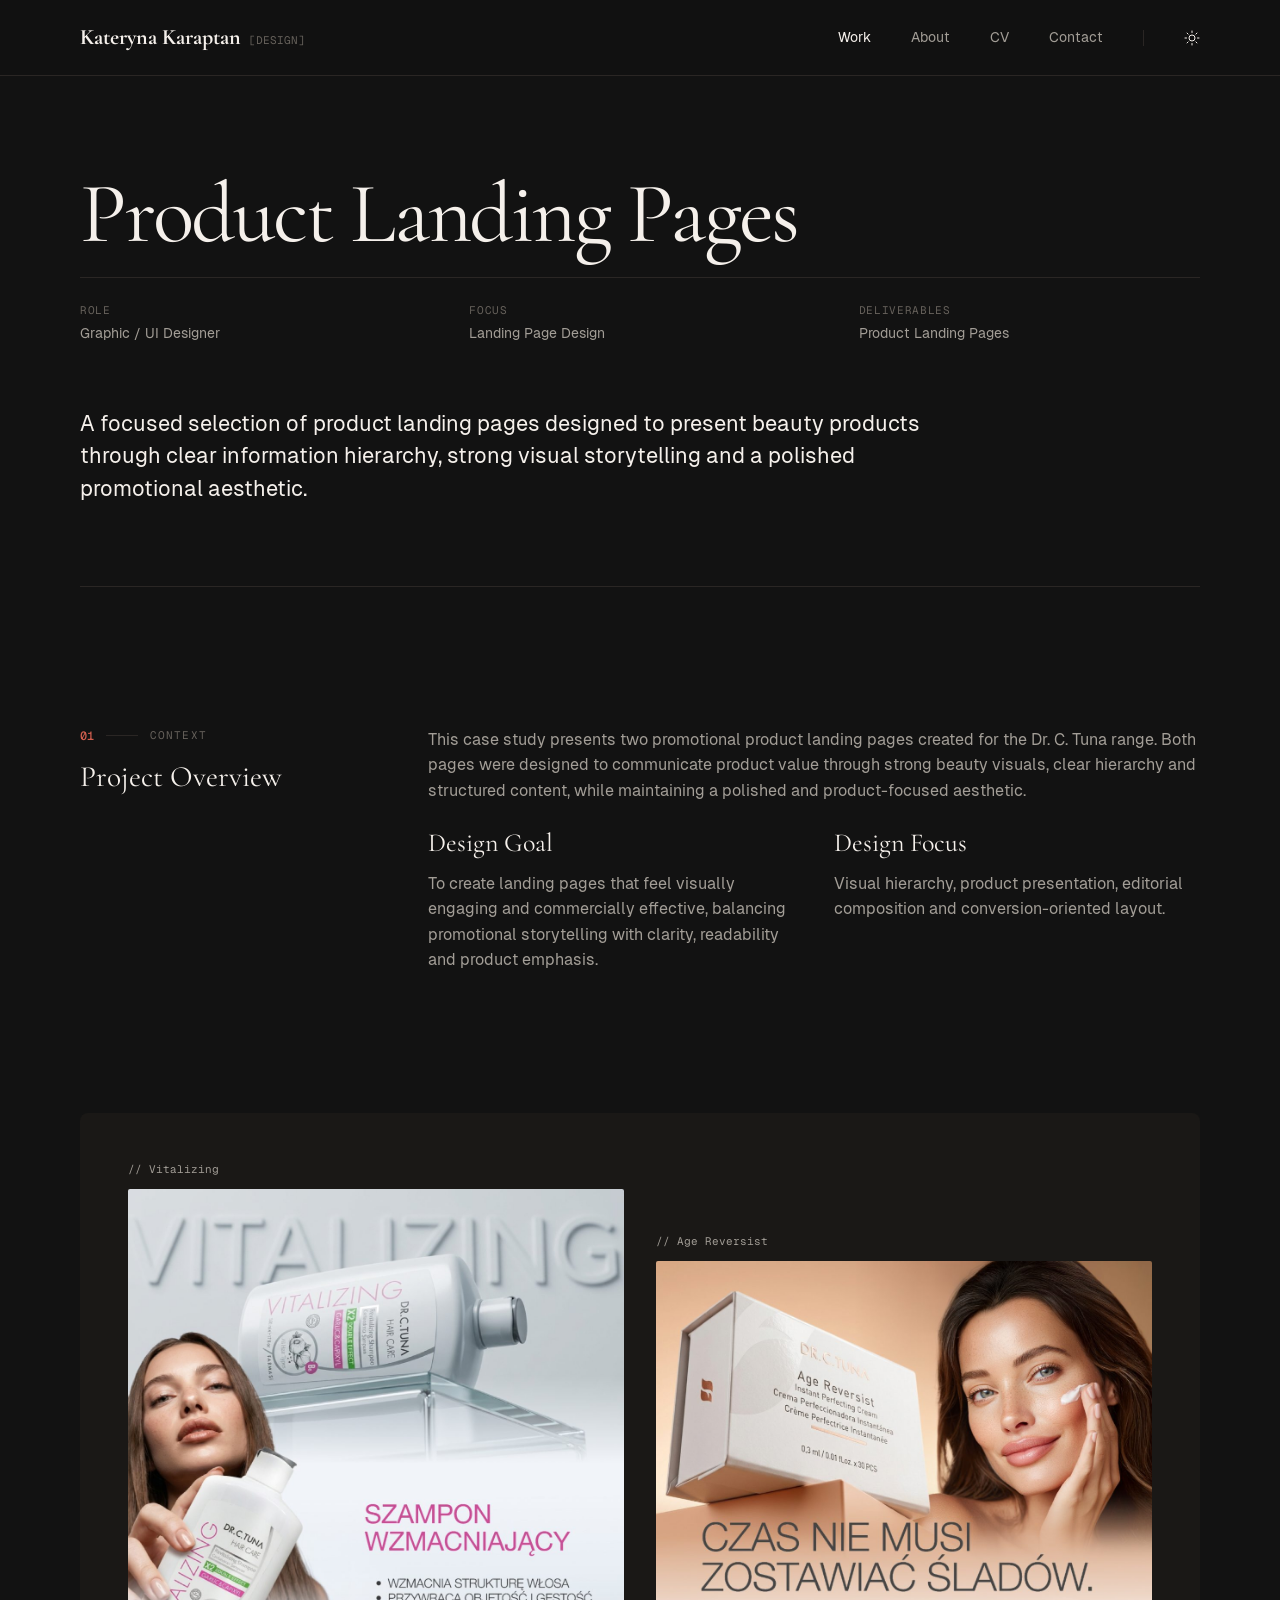
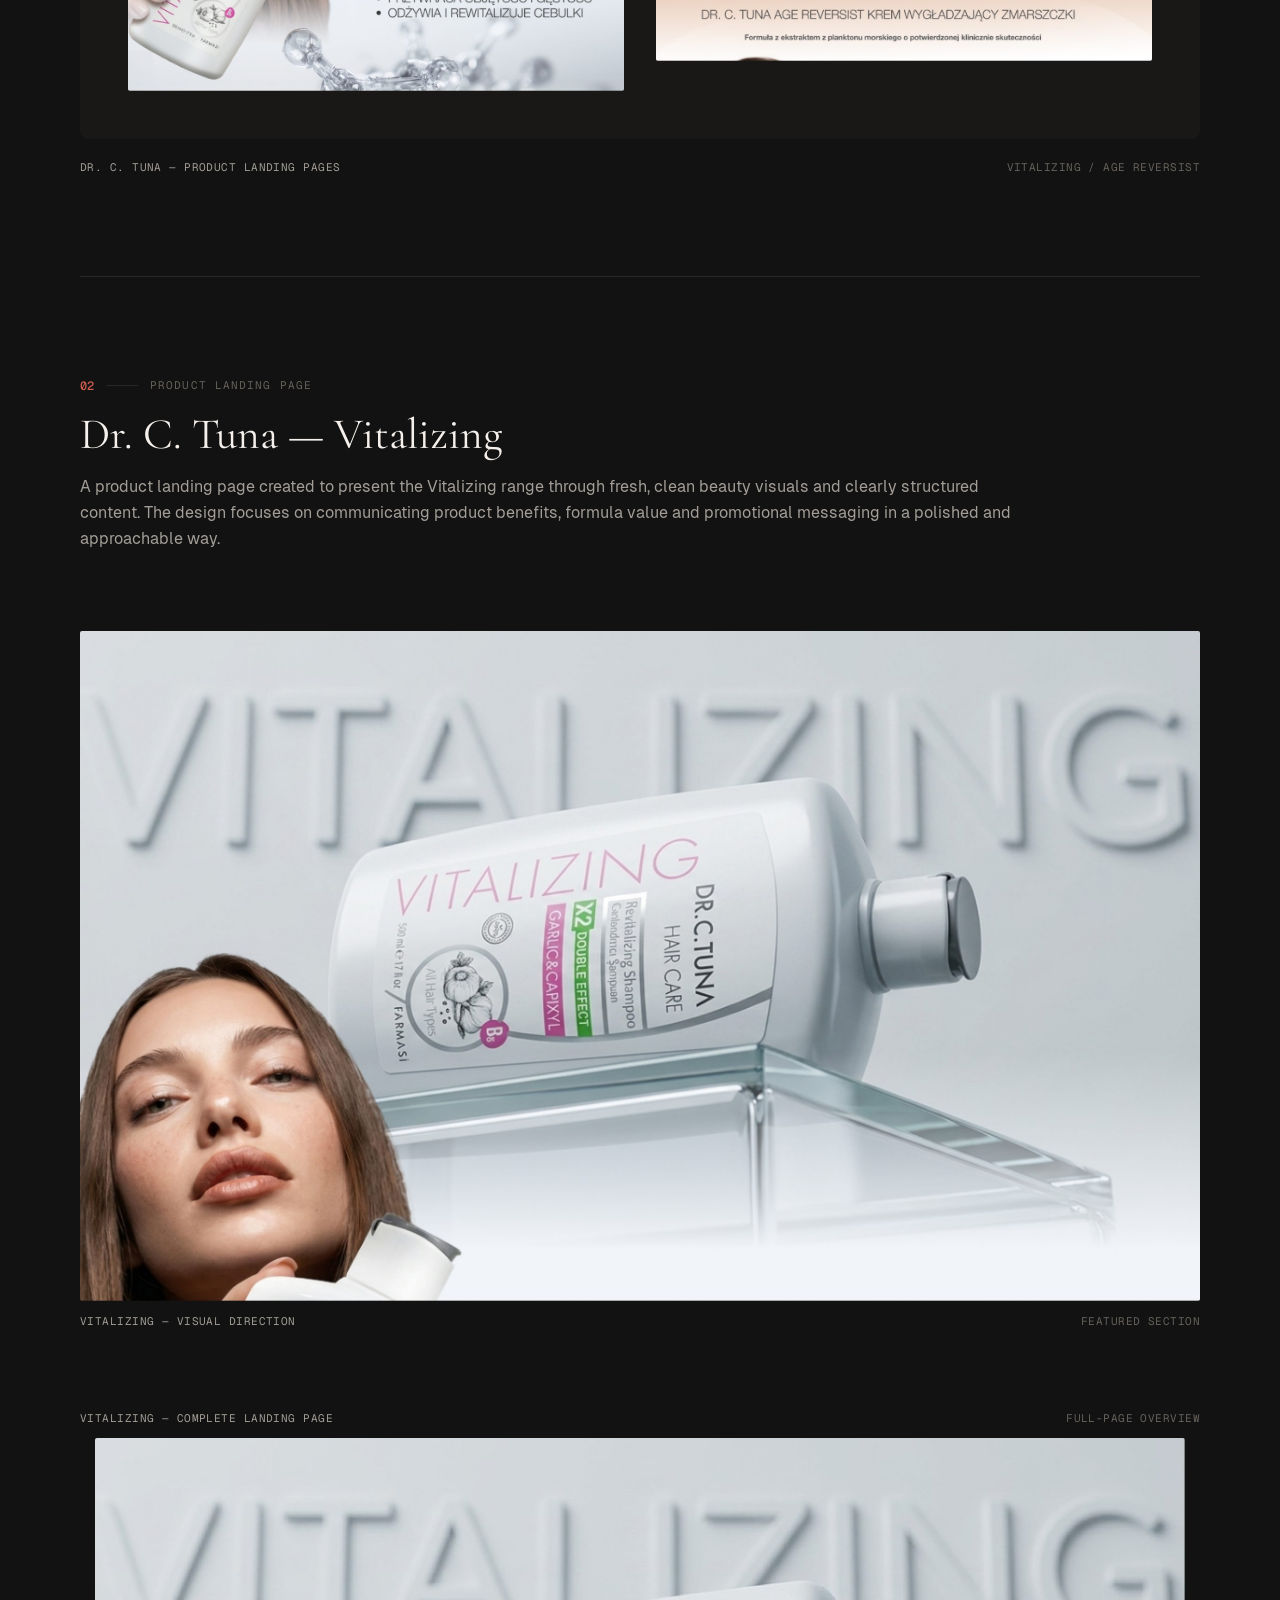
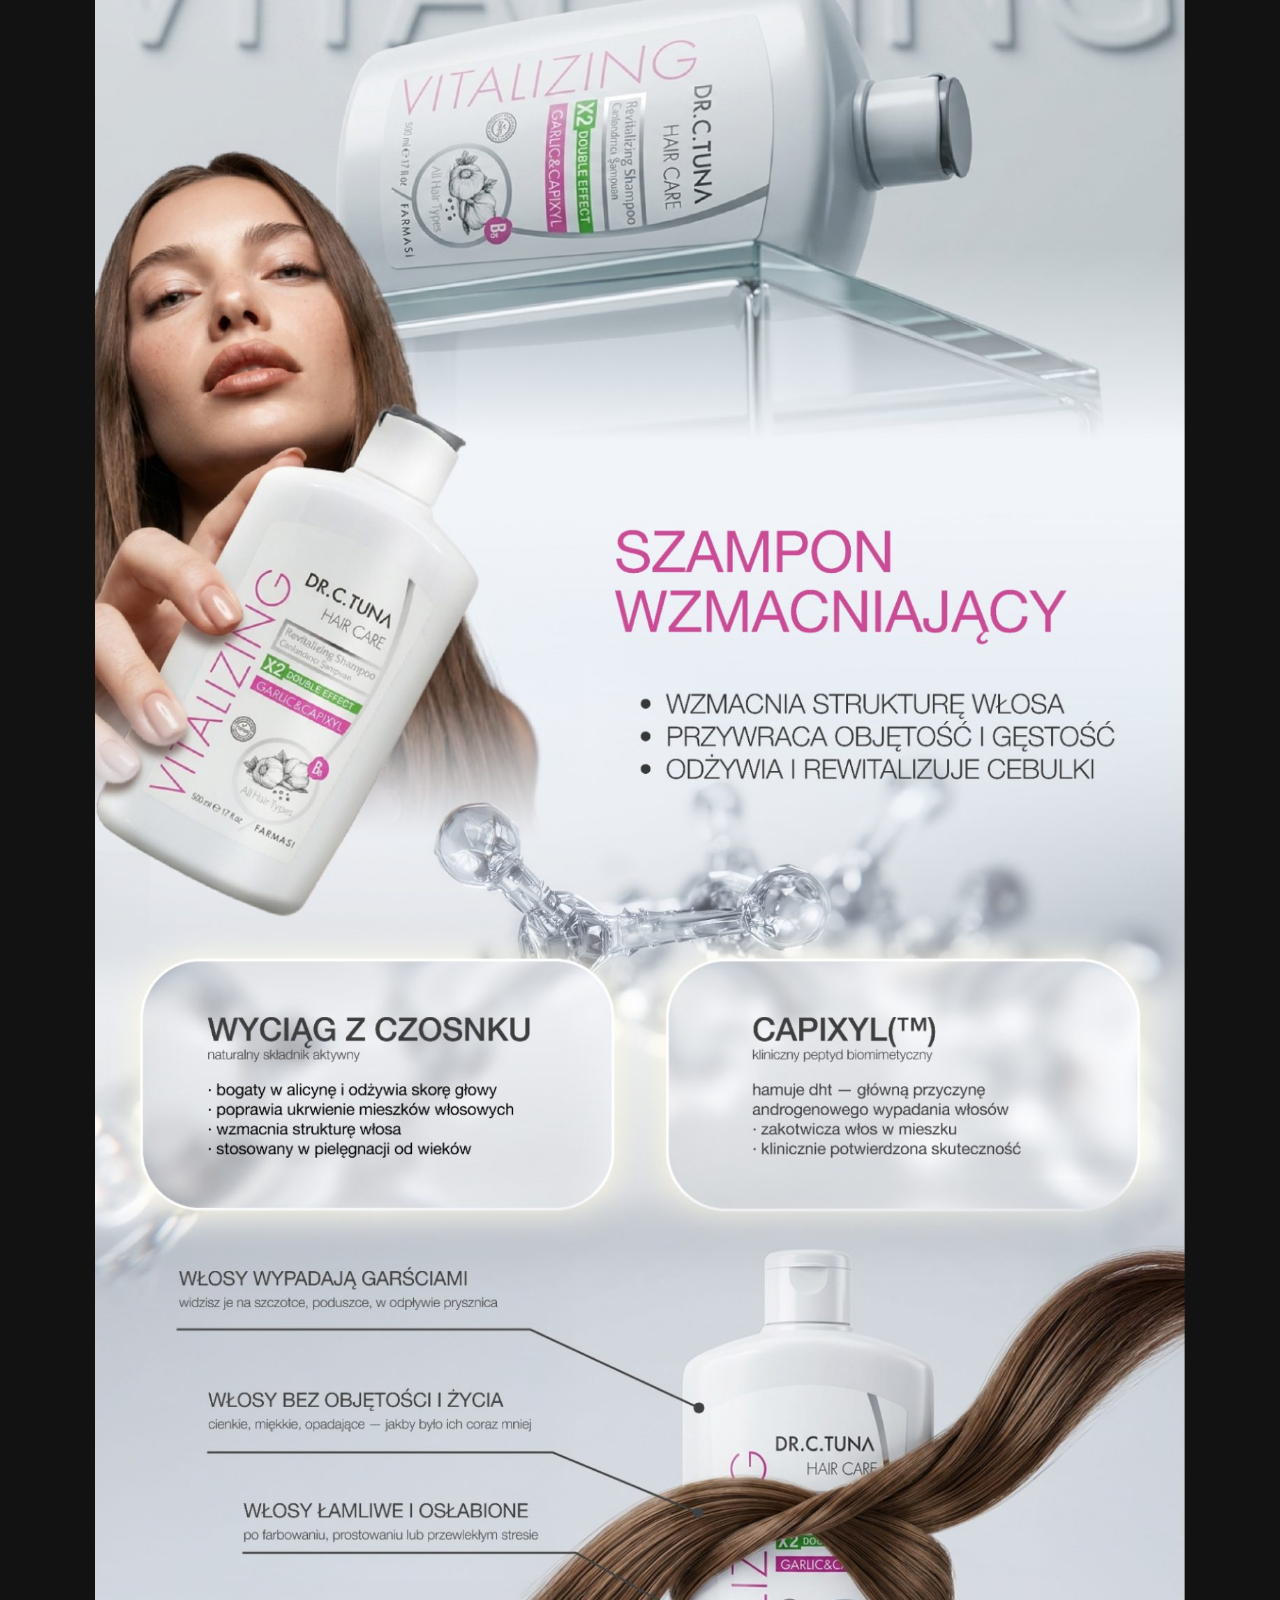
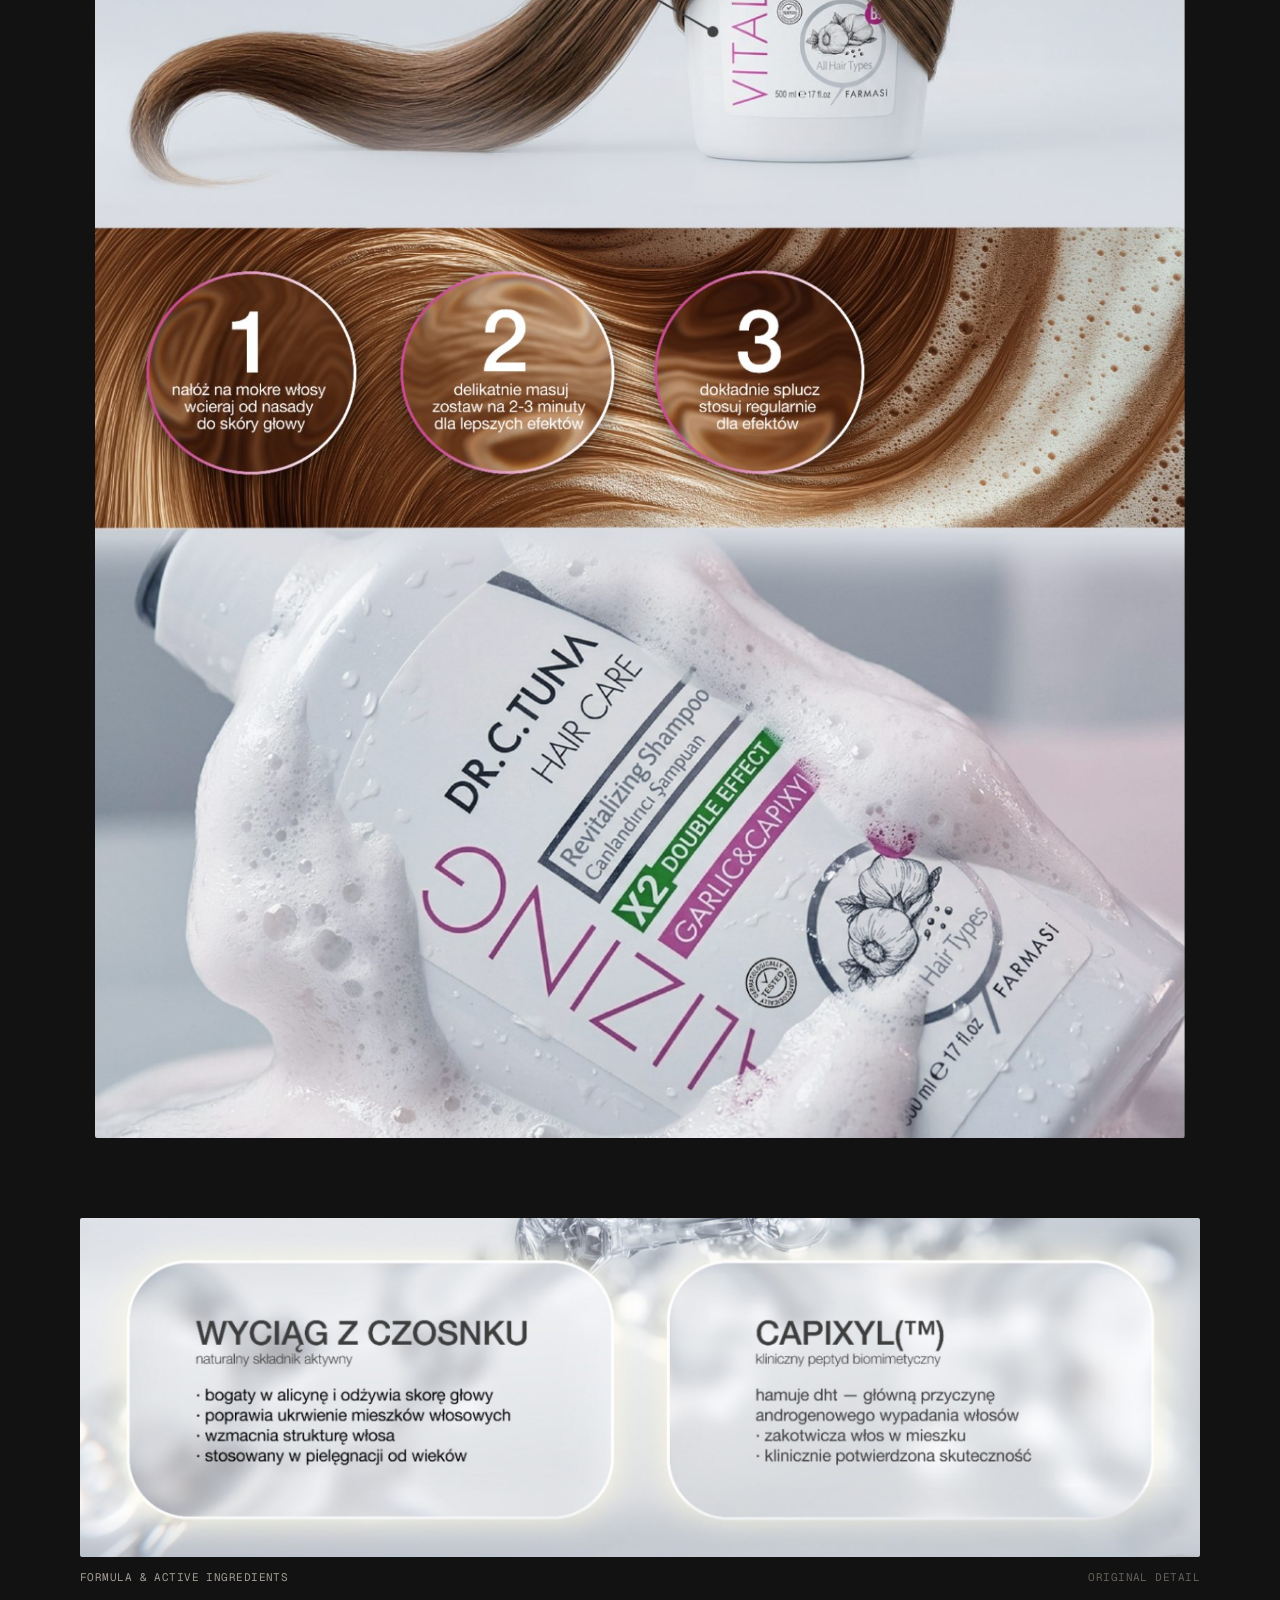
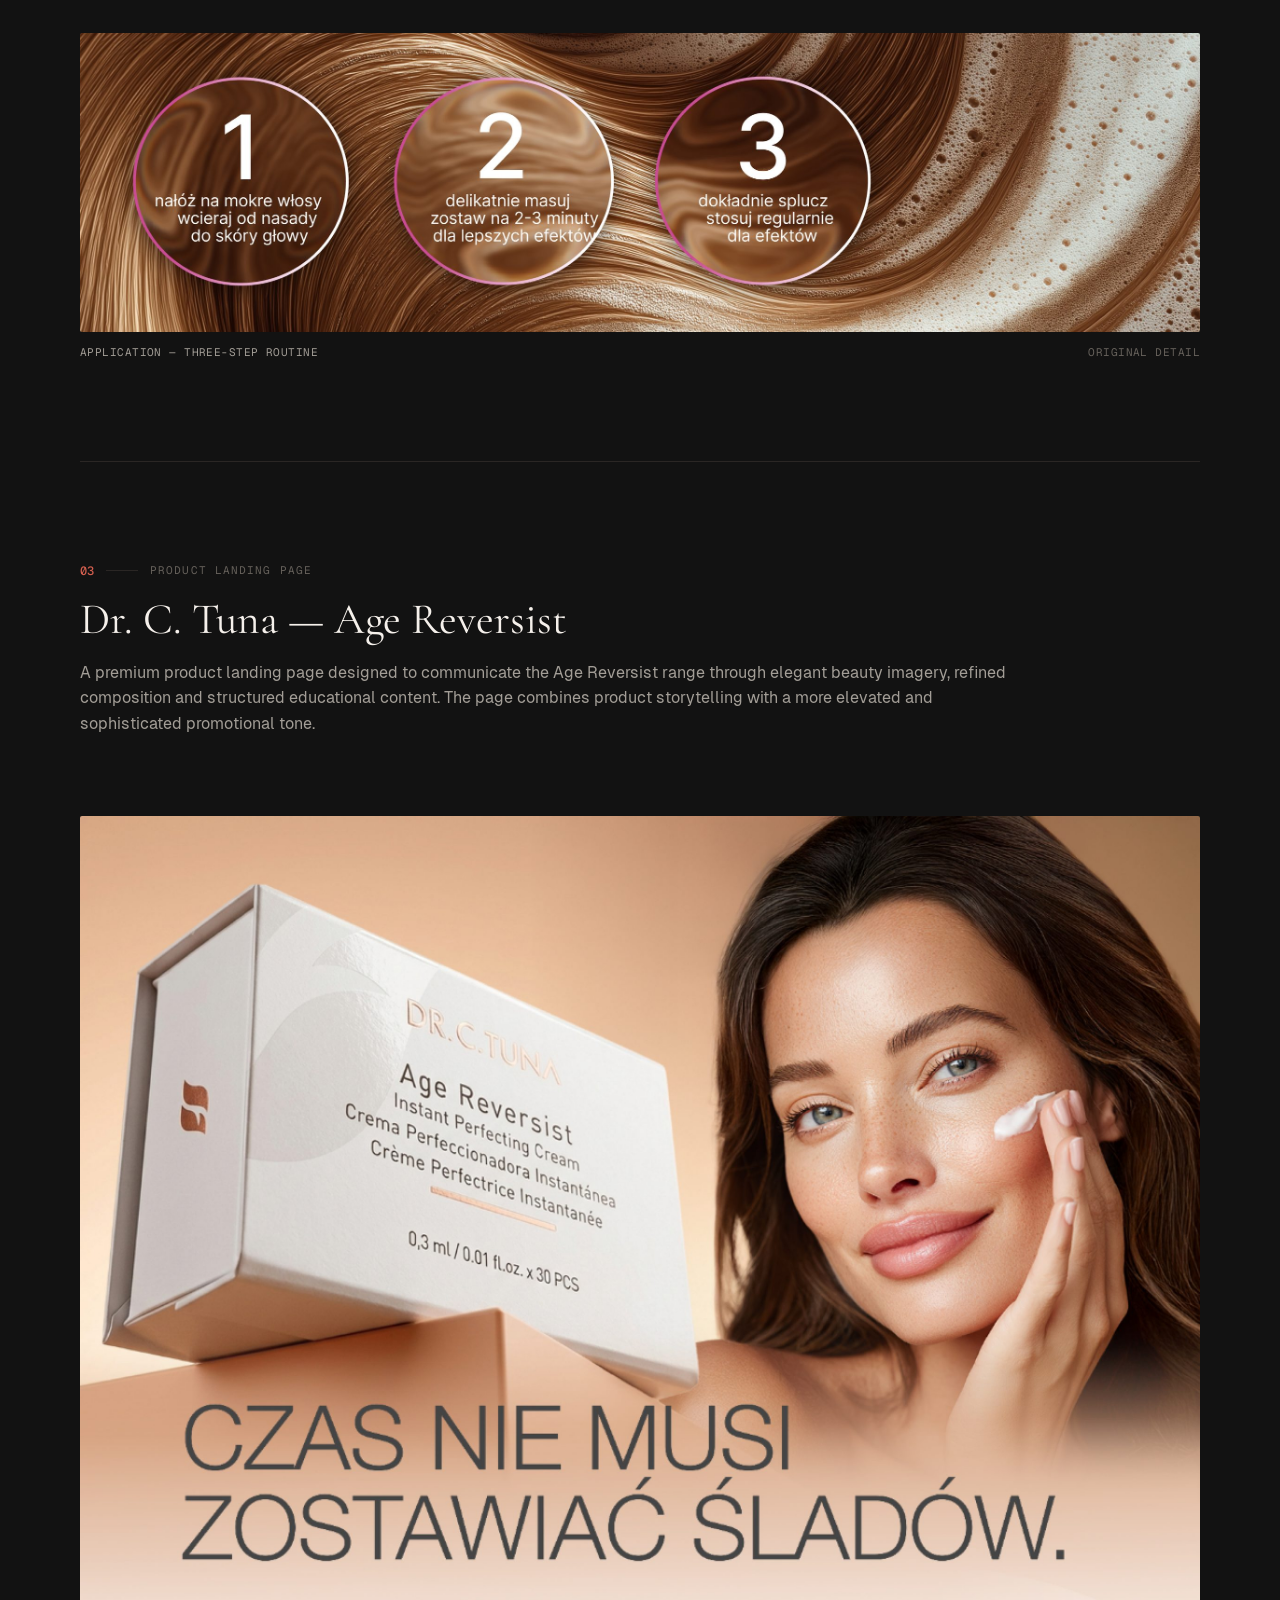
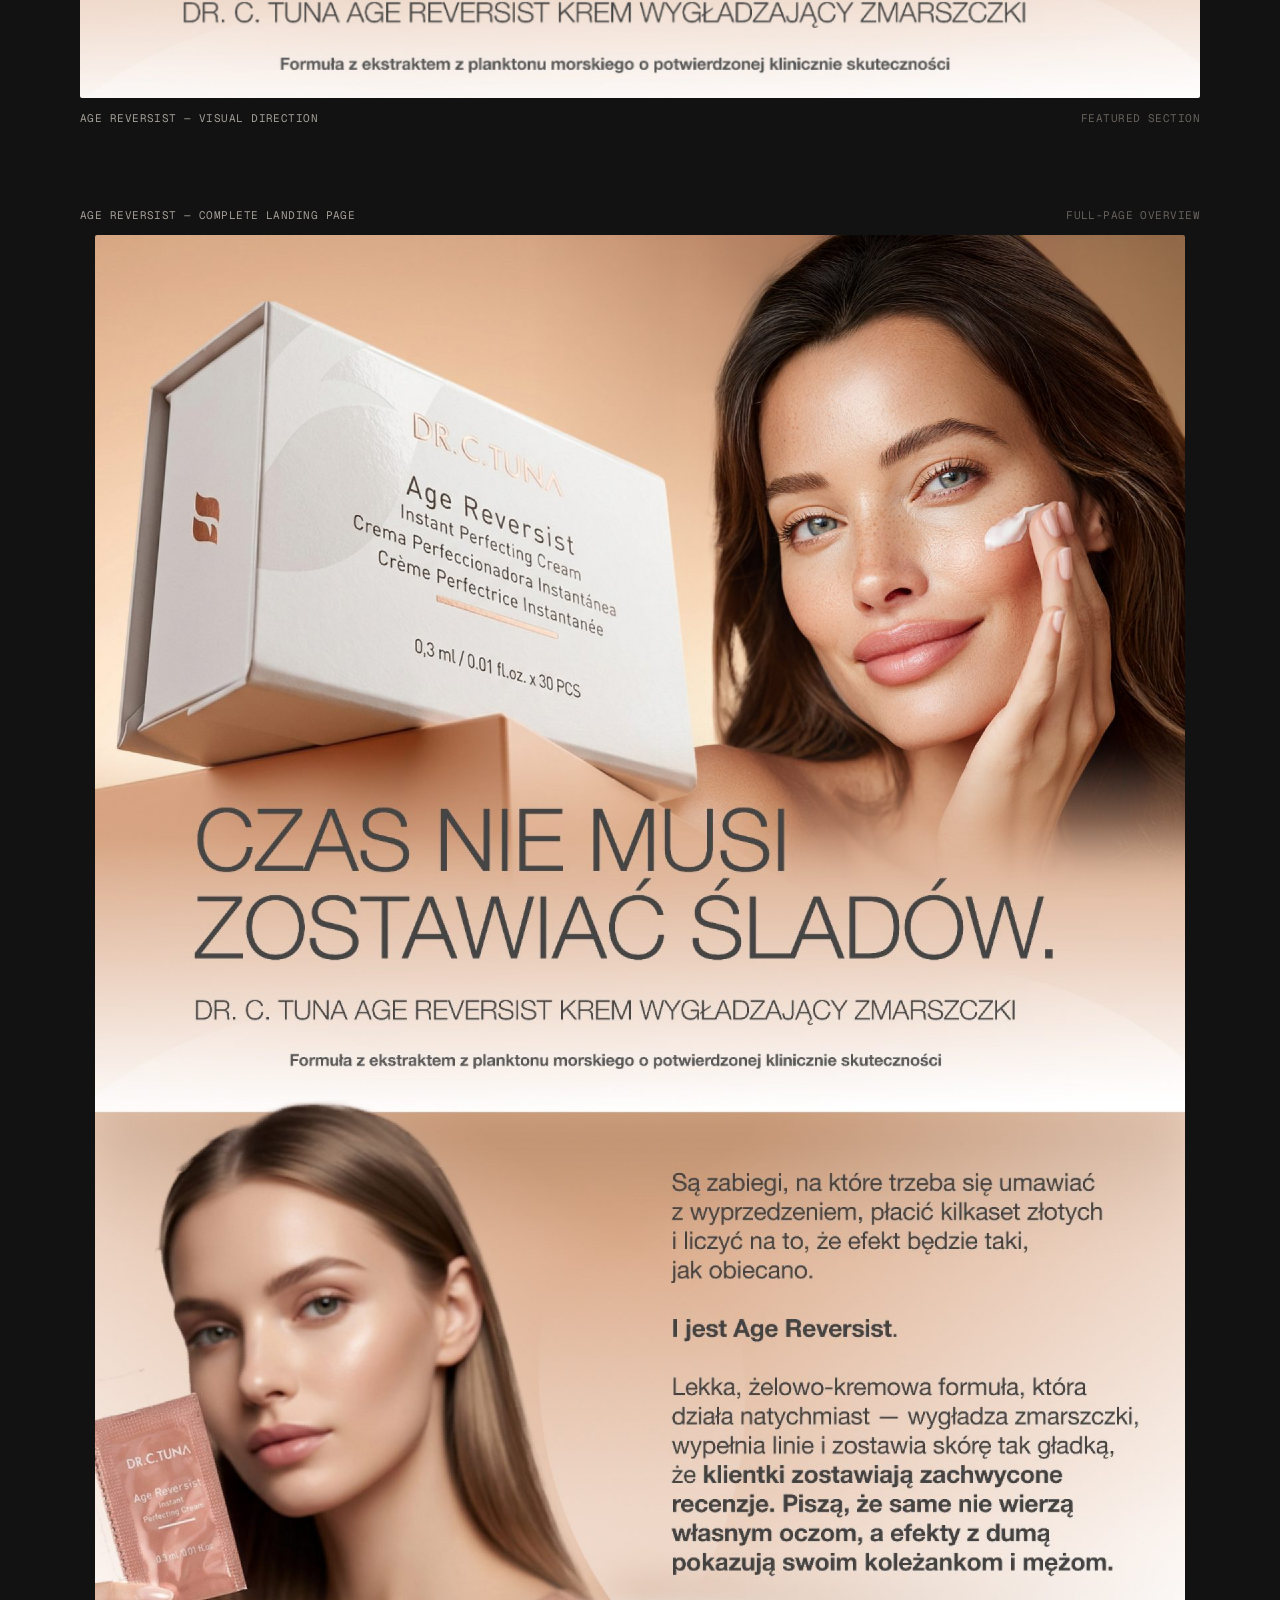
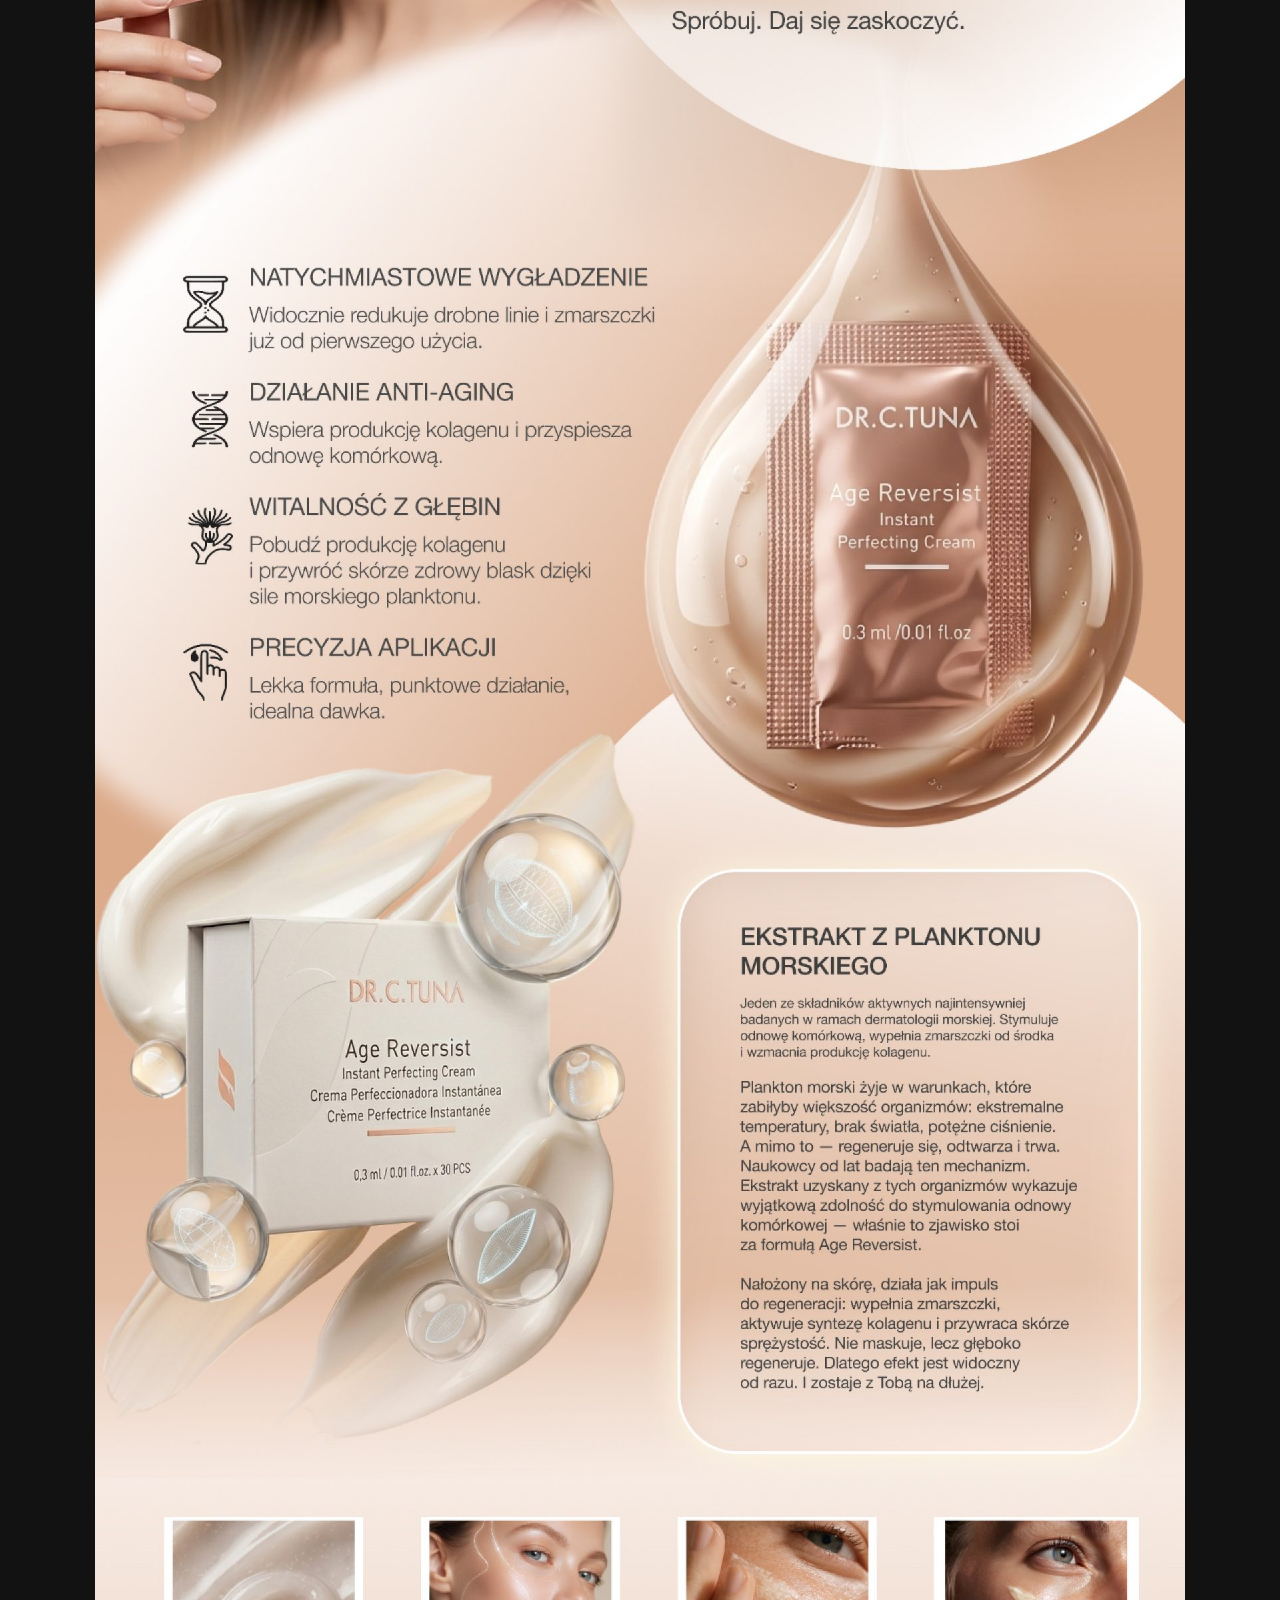
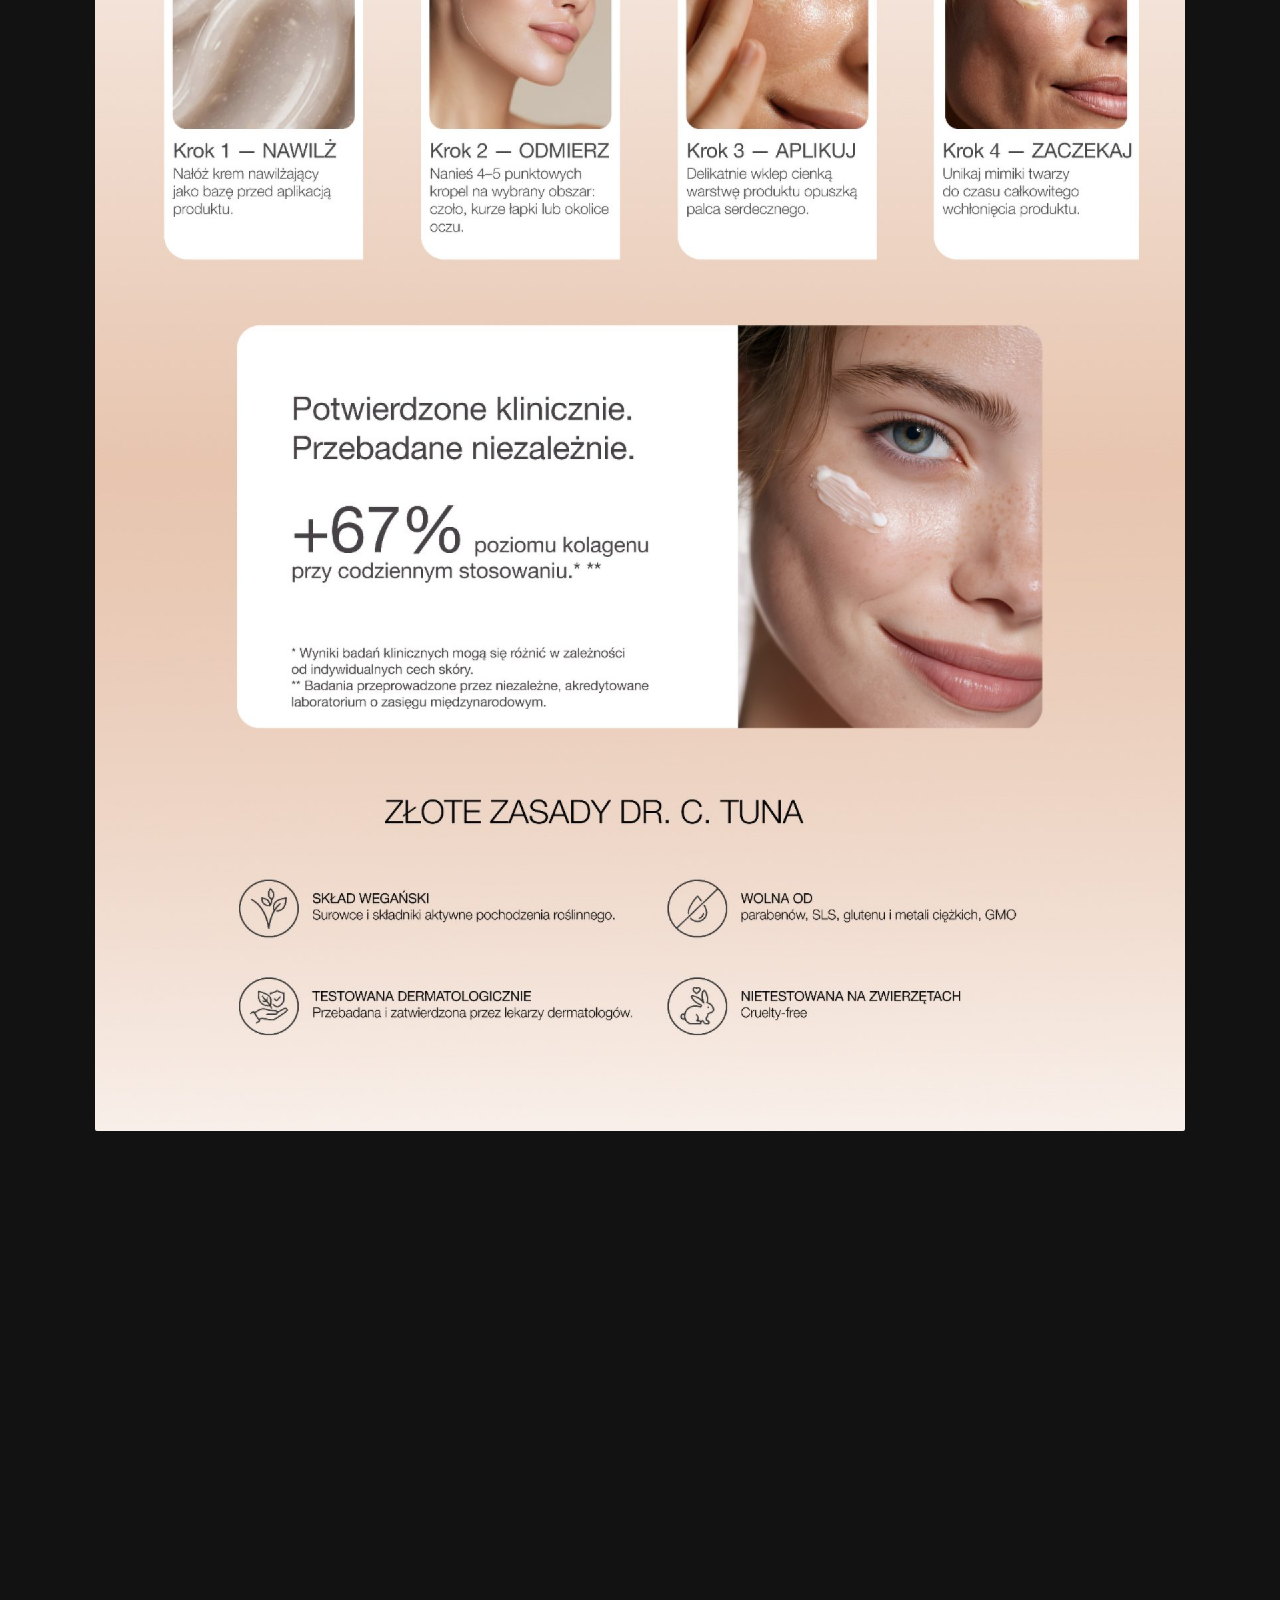
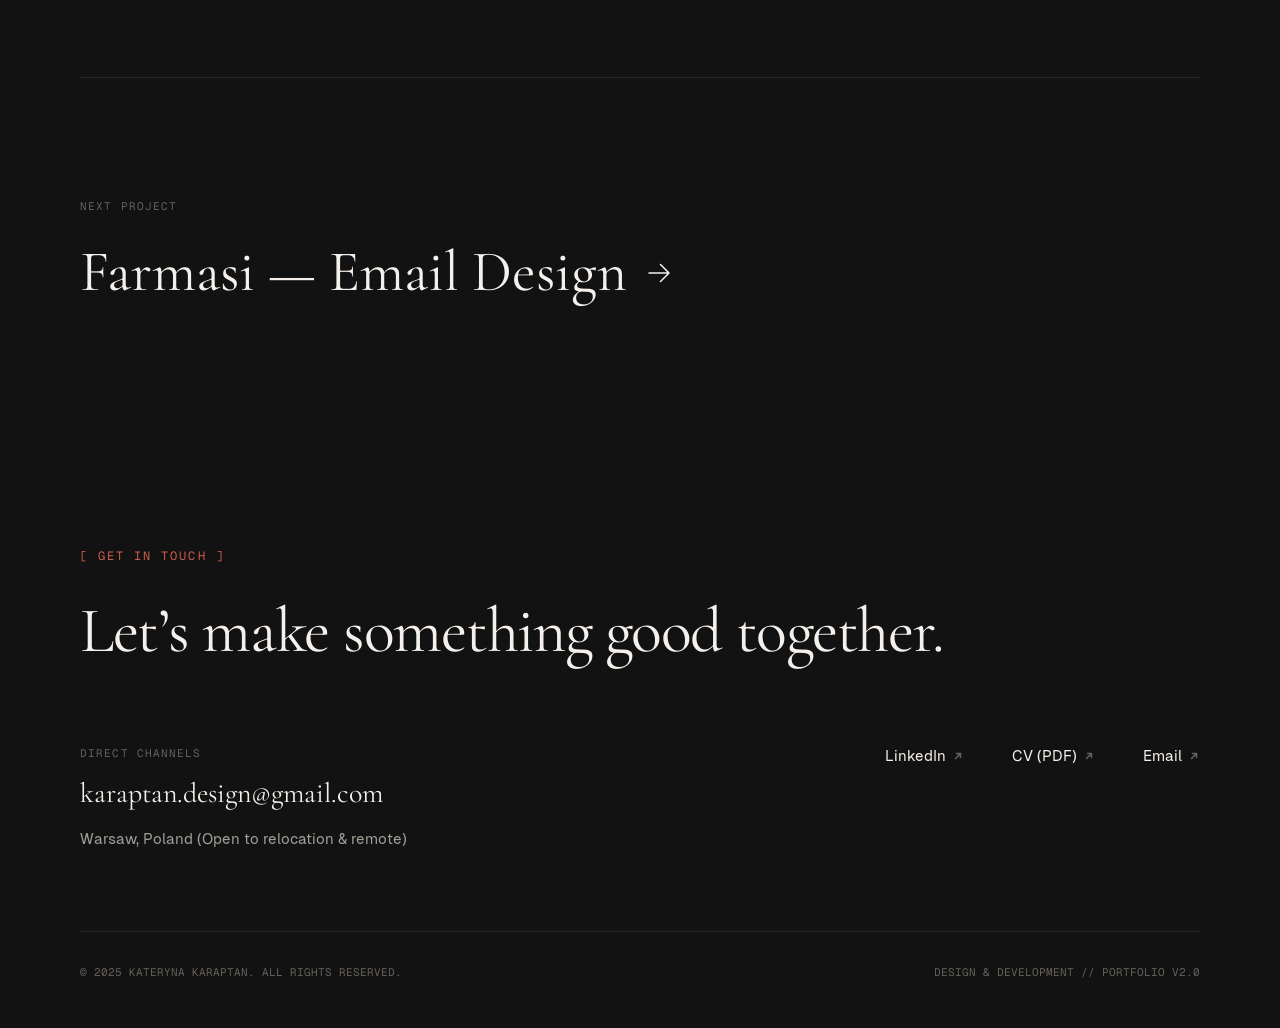
<file: work/product-landing-pages.html>
<!doctype html>
<html lang="en" data-theme="dark">
<head>
<meta charset="utf-8">
<meta name="viewport" content="width=device-width, initial-scale=1">
<title>Product Landing Pages — Kateryna Karaptan</title>
<meta name="description" content="Dr. C. Tuna product landing pages for Farmasi — visual hierarchy, product storytelling and conversion-oriented layout.">
<meta name="author" content="Kateryna Karaptan">
<meta property="og:type" content="website">
<meta property="og:title" content="Product Landing Pages — Kateryna Karaptan">
<meta property="og:description" content="Dr. C. Tuna product landing pages for Farmasi — visual hierarchy, product storytelling and conversion-oriented layout.">
<meta property="og:image" content="../assets/img/og-image.jpg">
<meta name="twitter:card" content="summary_large_image">
<meta name="theme-color" content="#121212">
<link rel="icon" href="../assets/favicon.svg" type="image/svg+xml">
<script>(function(){var t;try{t=localStorage.getItem('kk-theme')}catch(e){}if(t!=='light'&&t!=='dark')t='dark';document.documentElement.setAttribute('data-theme',t)})();</script>
<link rel="preload" href="../assets/fonts/geist-sans-latin-400-normal.woff2" as="font" type="font/woff2" crossorigin>
<link rel="preload" href="../assets/fonts/cormorant-garamond-latin-400-normal.woff2" as="font" type="font/woff2" crossorigin>
<link rel="stylesheet" href="../assets/css/fonts.css">
<link rel="stylesheet" href="../assets/css/style.css">
</head>
<body>
<a class="skip-link" href="#main">Skip to content</a>
<header class="site-header">
  <div class="site-header__inner">
    <a class="wordmark" href="../index.html" aria-label="Kateryna Karaptan — home">
      <span class="wordmark__name">Kateryna Karaptan</span><span class="wordmark__tag">[DESIGN]</span>
    </a>
    <nav class="nav" aria-label="Main">
      <div class="nav__links"><a class="nav__link" href="../index.html#work" aria-current="page">Work</a><a class="nav__link" href="../about.html">About</a><a class="nav__link" href="../cv.html">CV</a><a class="nav__link" href="#contact">Contact</a></div>
      <span class="nav__divider" aria-hidden="true"></span>
      <button class="theme-toggle" type="button" aria-label="Switch theme"><svg class="icon-sun" viewBox="0 0 16 16" fill="none" aria-hidden="true"><circle cx="8" cy="8" r="3" stroke="currentColor"/><path d="M8 1v1.5M8 13.5V15M1 8h1.5M13.5 8H15M3.05 3.05l1.06 1.06M11.89 11.89l1.06 1.06M3.05 12.95l1.06-1.06M11.89 4.11l1.06-1.06" stroke="currentColor" stroke-linecap="round"/></svg><svg class="icon-moon" viewBox="0 0 16 16" fill="none" aria-hidden="true"><path d="M13.5 9.6A5.75 5.75 0 0 1 6.4 2.5a5.75 5.75 0 1 0 7.1 7.1Z" stroke="currentColor" stroke-linejoin="round"/></svg></button>
      <button class="menu-toggle" type="button" aria-expanded="false" aria-controls="mobile-menu">Menu <span class="menu-toggle__lines" aria-hidden="true"></span></button>
    </nav>
  </div>
</header>
<div class="mobile-menu" id="mobile-menu"><a href="../index.html#work" aria-current="page">Work</a><a href="../about.html">About</a><a href="../cv.html">CV</a><a href="#contact">Contact</a><p class="label">Warsaw, Poland · Open to opportunities</p></div>
<main id="main">
<section class="case-header">
  <div class="container">
    <h1 class="page-title">Product Landing Pages</h1>
    <dl class="case-meta" style="--cols:3"><div><dt>Role</dt><dd>Graphic / UI Designer</dd></div><div><dt>Focus</dt><dd>Landing Page Design</dd></div><div><dt>Deliverables</dt><dd>Product Landing Pages</dd></div></dl>
    <p class="lead">A focused selection of product landing pages designed to present beauty products through clear information hierarchy, strong visual storytelling and a polished promotional aesthetic.</p>
  </div>
</section><div class="container"><hr class="rule"></div>
<section class="section"><div class="container">
<div class="narrative reveal">
  <div class="narrative__topic"><div class="step-eyebrow"><span class="num">01</span><span class="rule-s"></span><span class="label">Context</span></div><h2 class="h-sub">Project Overview</h2></div>
  <div class="narrative__body"><p class="body-lg">This case study presents two promotional product landing pages created for the Dr. C. Tuna range. Both pages were designed to communicate product value through strong beauty visuals, clear hierarchy and structured content, while maintaining a polished and product-focused aesthetic.</p><div class="grid-2" style="gap:40px"><div class="gap-24" style="gap:12px"><h3 class="h-card" style="font-size:26px">Design Goal</h3><p class="body-md">To create landing pages that feel visually engaging and commercially effective, balancing promotional storytelling with clarity, readability and product emphasis.</p></div><div class="gap-24" style="gap:12px"><h3 class="h-card" style="font-size:26px">Design Focus</h3><p class="body-md">Visual hierarchy, product presentation, editorial composition and conversion-oriented layout.</p></div></div></div>
</div>
</div></section>
<section style="padding-bottom:100px"><div class="container gap-24" style="gap:20px">
  <div class="panel plp-kv reveal">
    <figure class="figure"><p class="fig-label">// Vitalizing</p><img src="../assets/img/plp-kv-vitalizing.jpg" width="1152" height="1165" alt="Dr. C. Tuna Vitalizing key visual" loading="lazy" decoding="async"></figure>
    <figure class="figure"><p class="fig-label">// Age Reversist</p><img src="../assets/img/plp-kv-age.jpg" width="1152" height="927" alt="Dr. C. Tuna Age Reversist key visual" loading="lazy" decoding="async"></figure>
  </div>
  <p class="caption"><span>Dr. C. Tuna — Product landing pages</span><span>Vitalizing / Age Reversist</span></p>
</div></section>
<div class="container"><hr class="rule"></div>
<section class="section"><div class="container gap-48" style="gap:80px">
  <div class="block-head reveal" style="margin-bottom:0"><div class="step-eyebrow"><span class="num">02</span><span class="rule-s"></span><span class="label">Product landing page</span></div><h2 class="h-section">Dr. C. Tuna — Vitalizing</h2><p class="body-lg" style="max-width:932px">A product landing page created to present the Vitalizing range through fresh, clean beauty visuals and clearly structured content. The design focuses on communicating product benefits, formula value and promotional messaging in a polished and approachable way.</p></div>
  <figure class="figure reveal"><img src="../assets/img/plp-vit-direction.jpg" width="2400" height="1436" alt="Vitalizing landing page — featured section" loading="lazy" decoding="async"><figcaption class="caption"><span>Vitalizing — Visual direction</span><span>Featured section</span></figcaption></figure>
  <figure class="figure reveal"><figcaption class="caption"><span>Vitalizing — Complete landing page</span><span>Full-page overview</span></figcaption><div class="plp-full"><img src="../assets/img/plp-vit-full.jpg" width="1562" height="4155" alt="Complete Vitalizing landing page" loading="lazy" decoding="async"></div></figure>
  <div class="gap-48">
    <figure class="figure reveal"><img src="../assets/img/plp-vit-formula.jpg" width="2400" height="726" alt="Formula and active ingredients section" loading="lazy" decoding="async"><figcaption class="caption"><span>Formula &amp; active ingredients</span><span>Original detail</span></figcaption></figure>
    <figure class="figure reveal"><img src="../assets/img/plp-vit-routine.jpg" width="2400" height="641" alt="Three-step application routine section" loading="lazy" decoding="async"><figcaption class="caption"><span>Application — three-step routine</span><span>Original detail</span></figcaption></figure>
  </div>
</div></section>
<div class="container"><hr class="rule"></div>
<section class="section"><div class="container gap-48" style="gap:80px">
  <div class="block-head reveal" style="margin-bottom:0"><div class="step-eyebrow"><span class="num">03</span><span class="rule-s"></span><span class="label">Product landing page</span></div><h2 class="h-section">Dr. C. Tuna — Age Reversist</h2><p class="body-lg" style="max-width:932px">A premium product landing page designed to communicate the Age Reversist range through elegant beauty imagery, refined composition and structured educational content. The page combines product storytelling with a more elevated and sophisticated promotional tone.</p></div>
  <figure class="figure reveal"><img src="../assets/img/plp-age-direction.jpg" width="2400" height="1890" alt="Age Reversist landing page — featured section" loading="lazy" decoding="async"><figcaption class="caption"><span>Age Reversist — Visual direction</span><span>Featured section</span></figcaption></figure>
  <figure class="figure reveal"><figcaption class="caption"><span>Age Reversist — Complete landing page</span><span>Full-page overview</span></figcaption><div class="plp-full"><img src="../assets/img/plp-age-full.jpg" width="1635" height="6144" alt="Complete Age Reversist landing page" loading="lazy" decoding="async"></div></figure>
  <div class="gap-48">
    <figure class="figure reveal"><img src="../assets/img/plp-age-plankton.jpg" width="2400" height="1483" alt="Marine plankton ingredient story section" loading="lazy" decoding="async"><figcaption class="caption"><span>Marine plankton — ingredient story</span><span>Original detail</span></figcaption></figure>
    <figure class="figure reveal"><img src="../assets/img/plp-age-results.jpg" width="2400" height="1080" alt="Clinical results and supporting beauty visual" loading="lazy" decoding="async"><figcaption class="caption"><span>Clinical results &amp; supporting beauty visual</span><span>Original detail</span></figcaption></figure>
  </div>
</div></section>
<div class="container"><hr class="rule"></div>
<section class="section"><div class="container gap-48">
  <div class="block-head reveal" style="margin-bottom:0"><div class="step-eyebrow"><span class="num">04</span><span class="rule-s"></span><span class="label">Selected details</span></div><h2 class="h-section">Selected Product Landing Pages</h2></div>
  <div class="grid-2" style="gap:32px">
    <figure class="figure reveal"><img src="../assets/img/plp-sel-vitalizing.jpg" width="1248" height="700" alt="Vitalizing product detail" loading="lazy" decoding="async"><figcaption class="caption"><span>Vitalizing</span><span>Product detail</span></figcaption></figure>
    <figure class="figure reveal"><img src="../assets/img/plp-sel-age.jpg" width="1248" height="700" alt="Age Reversist benefits and product" loading="lazy" decoding="async"><figcaption class="caption"><span>Age Reversist</span><span>Benefits &amp; product</span></figcaption></figure>
  </div>
</div></section>
<div class="container"><hr class="rule"></div>
<section class="next-project">
  <div class="container">
    <p class="label">Next project</p>
    <a class="next-project__link" href="../work/email-design.html">Farmasi — Email Design <svg viewBox="0 0 32 32" fill="none" aria-hidden="true"><path d="M6 16h20M17.5 7.5 26 16l-8.5 8.5" stroke="currentColor" stroke-width="1.5" stroke-linecap="round" stroke-linejoin="round"/></svg></a>
  </div>
</section>
</main>
<section class="contact" id="contact" aria-labelledby="contact-title">
  <div class="container">
    <p class="contact__eyebrow">[ GET IN TOUCH ]</p>
    <h2 class="contact__title" id="contact-title">Let&rsquo;s make something good together.</h2>
    <div class="contact__channels">
      <div>
        <p class="label">Direct channels</p>
        <a class="contact__email" href="mailto:karaptan.design@gmail.com">karaptan.design@gmail.com</a>
        <p class="body">Warsaw, Poland (Open to relocation &amp; remote)</p>
      </div>
      <div class="contact__links">
        <a class="ext-link" href="https://www.linkedin.com/in/katerynakaraptan/" target="_blank" rel="noopener">LinkedIn <svg viewBox="0 0 12 12" fill="none" aria-hidden="true"><path d="M3.5 8.5l5-5M4.5 3.5h4v4" stroke="currentColor" stroke-width="1.5" stroke-linecap="round" stroke-linejoin="round"/></svg></a>
        <a class="ext-link" href="../assets/docs/Kateryna-Karaptan-CV.pdf" target="_blank" rel="noopener">CV (PDF) <svg viewBox="0 0 12 12" fill="none" aria-hidden="true"><path d="M3.5 8.5l5-5M4.5 3.5h4v4" stroke="currentColor" stroke-width="1.5" stroke-linecap="round" stroke-linejoin="round"/></svg></a>
        <a class="ext-link" href="mailto:karaptan.design@gmail.com">Email <svg viewBox="0 0 12 12" fill="none" aria-hidden="true"><path d="M3.5 8.5l5-5M4.5 3.5h4v4" stroke="currentColor" stroke-width="1.5" stroke-linecap="round" stroke-linejoin="round"/></svg></a>
      </div>
    </div>
    <footer class="site-footer">
      <span>&copy; 2025 Kateryna Karaptan. All rights reserved.</span>
      <span>Design &amp; Development // Portfolio v2.0</span>
    </footer>
  </div>
</section>
<script src="../assets/js/main.js" defer></script>
</body>
</html>
</file>
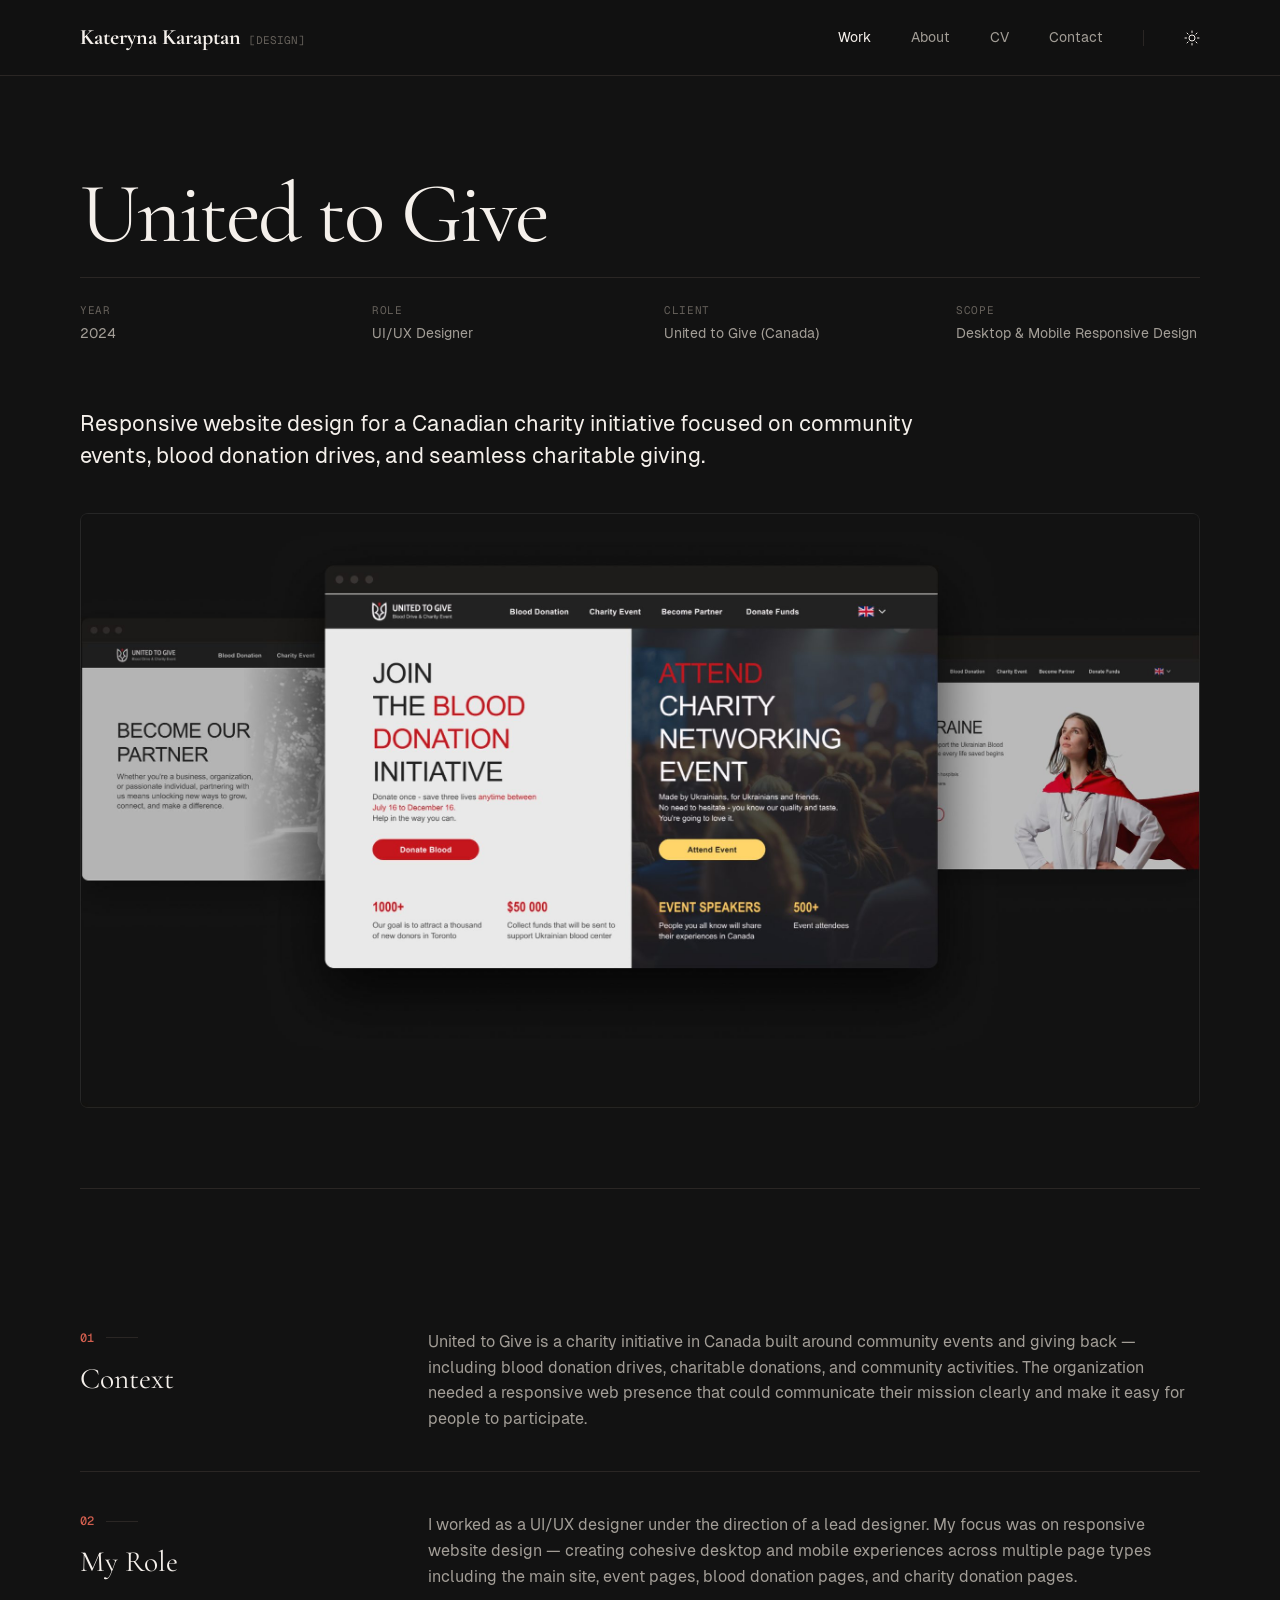
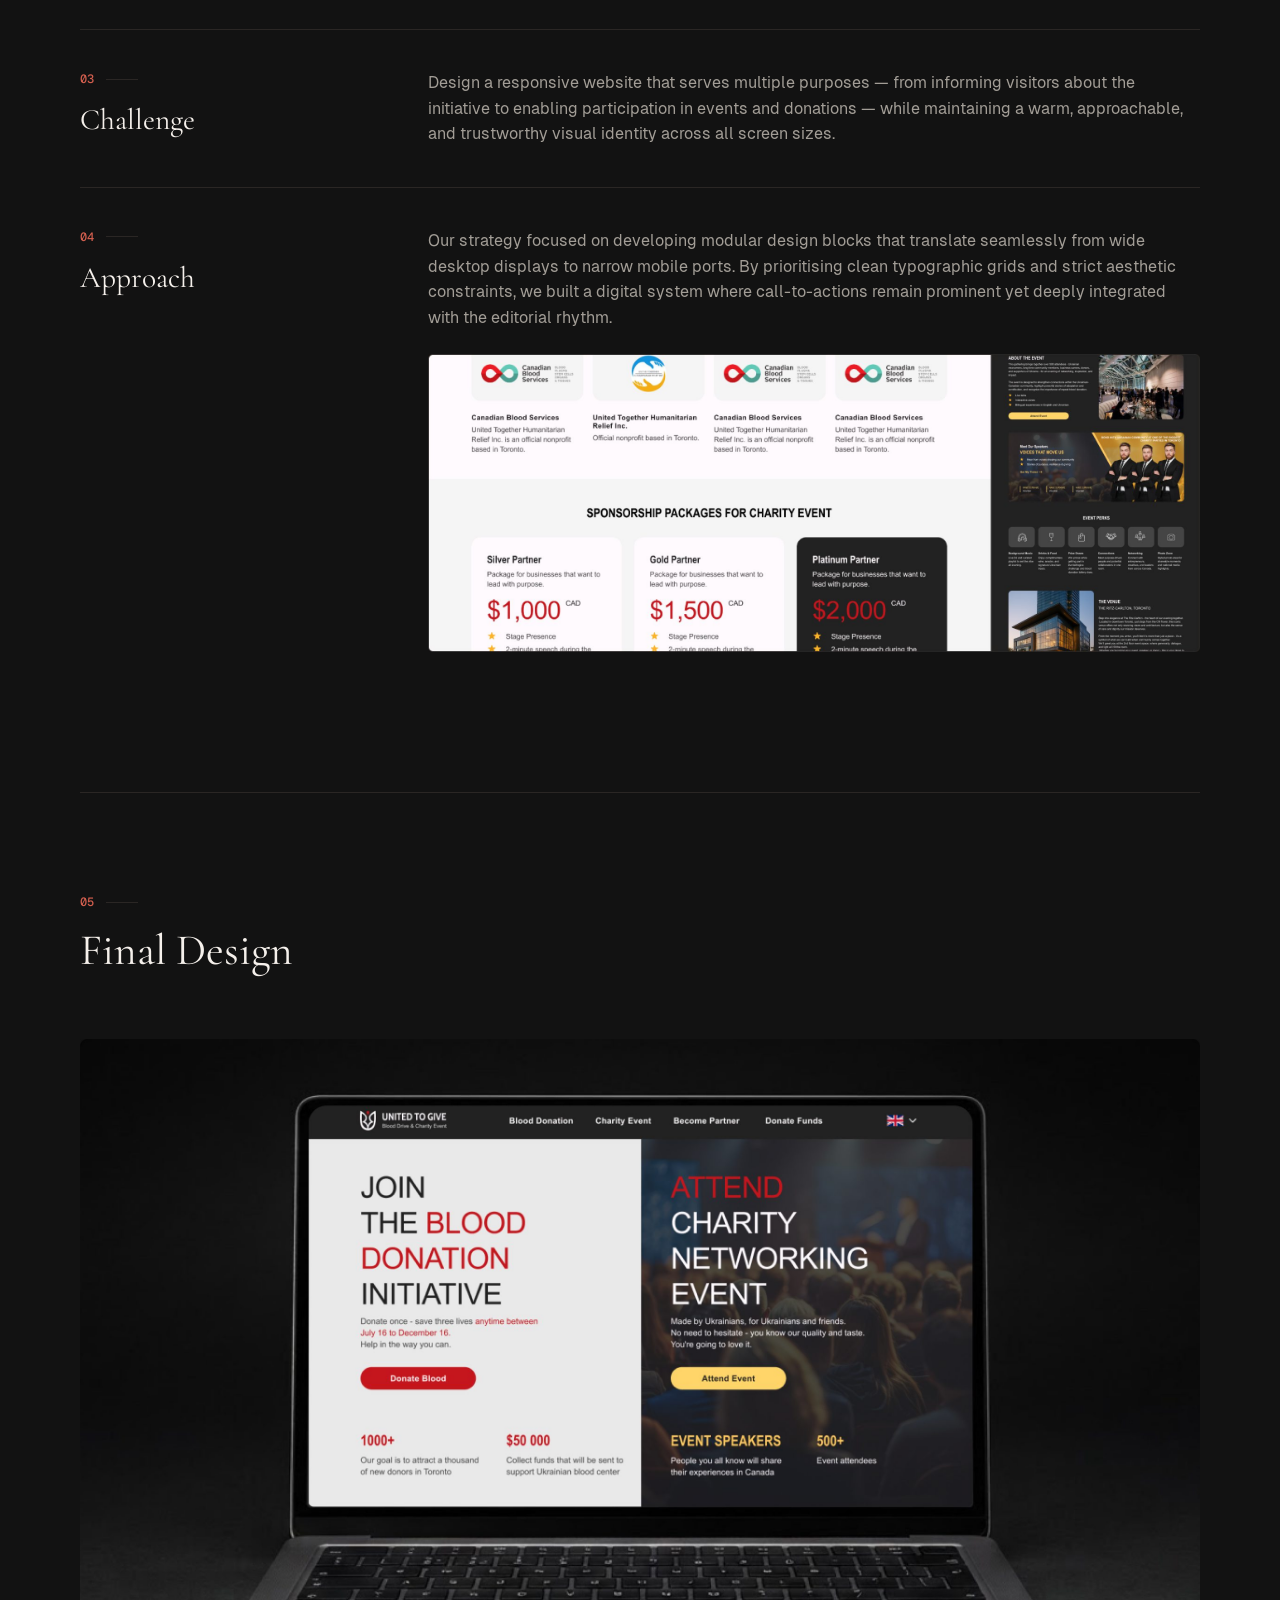
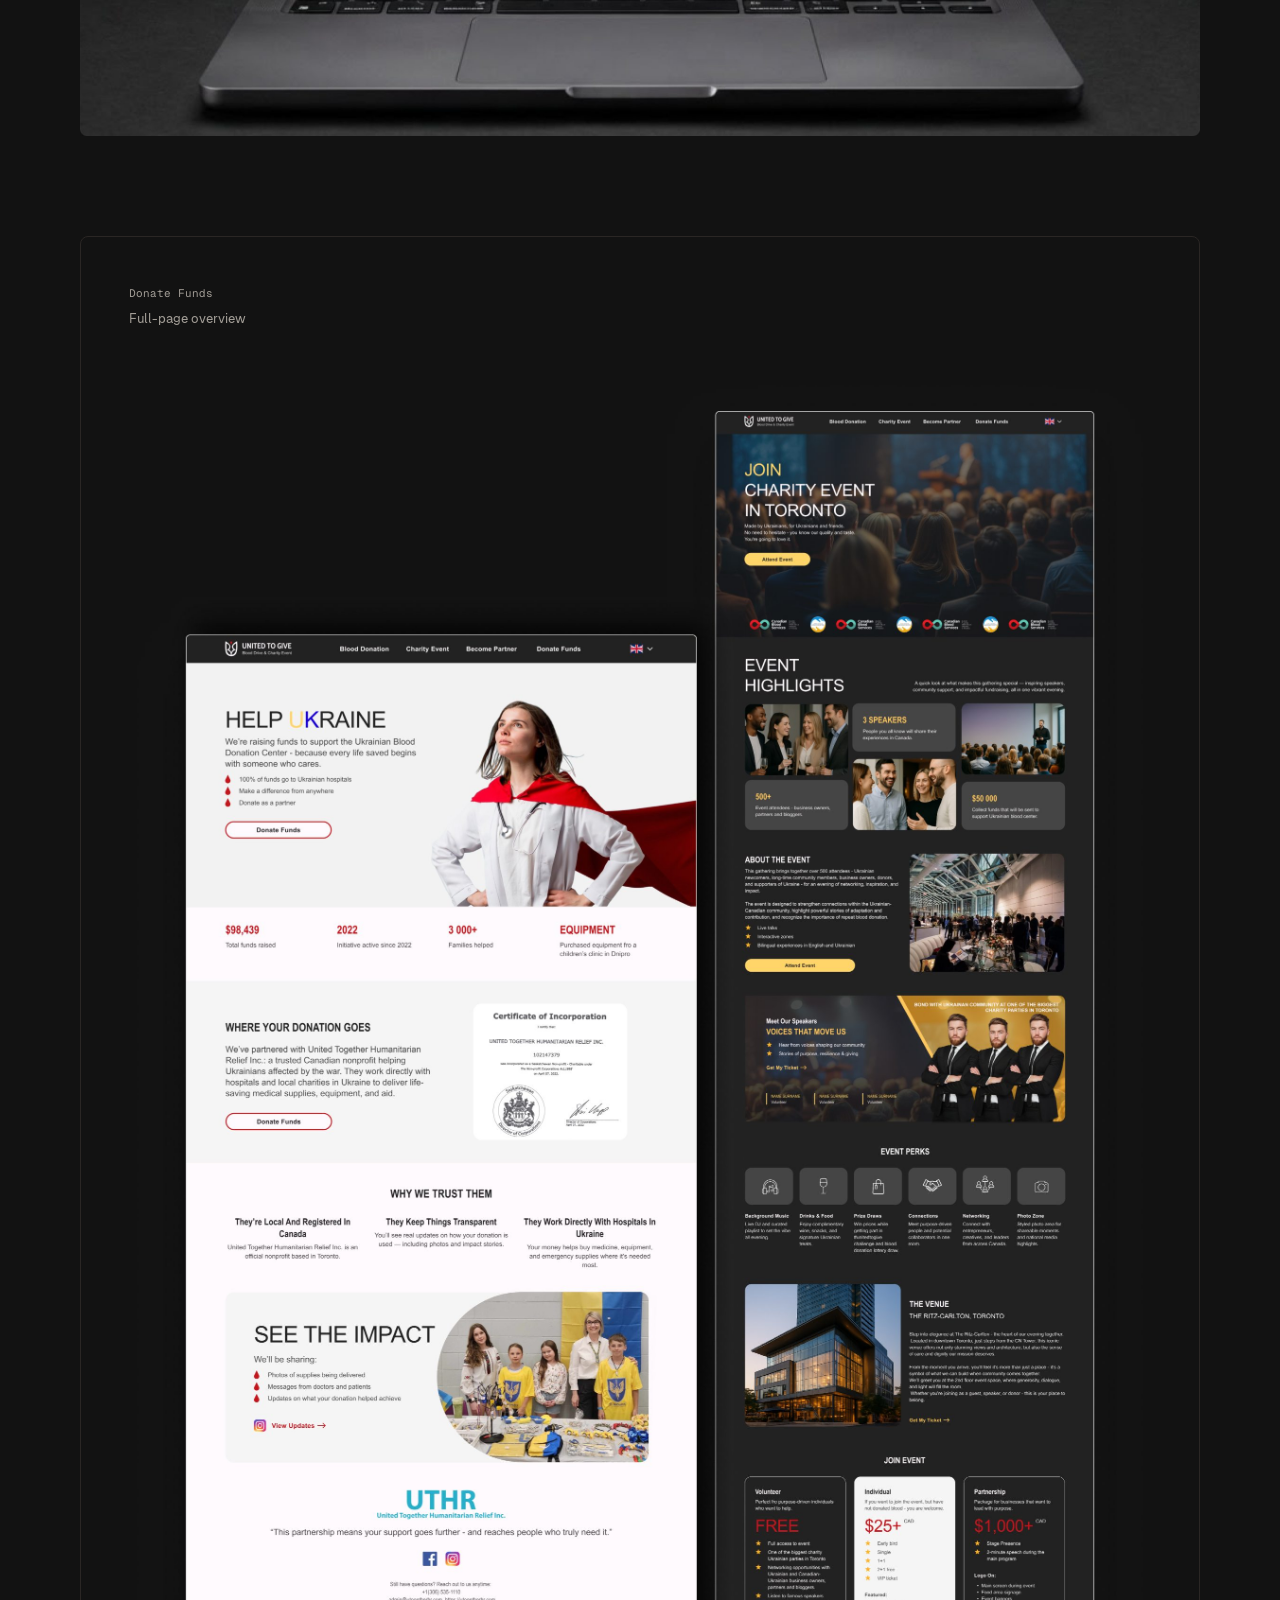
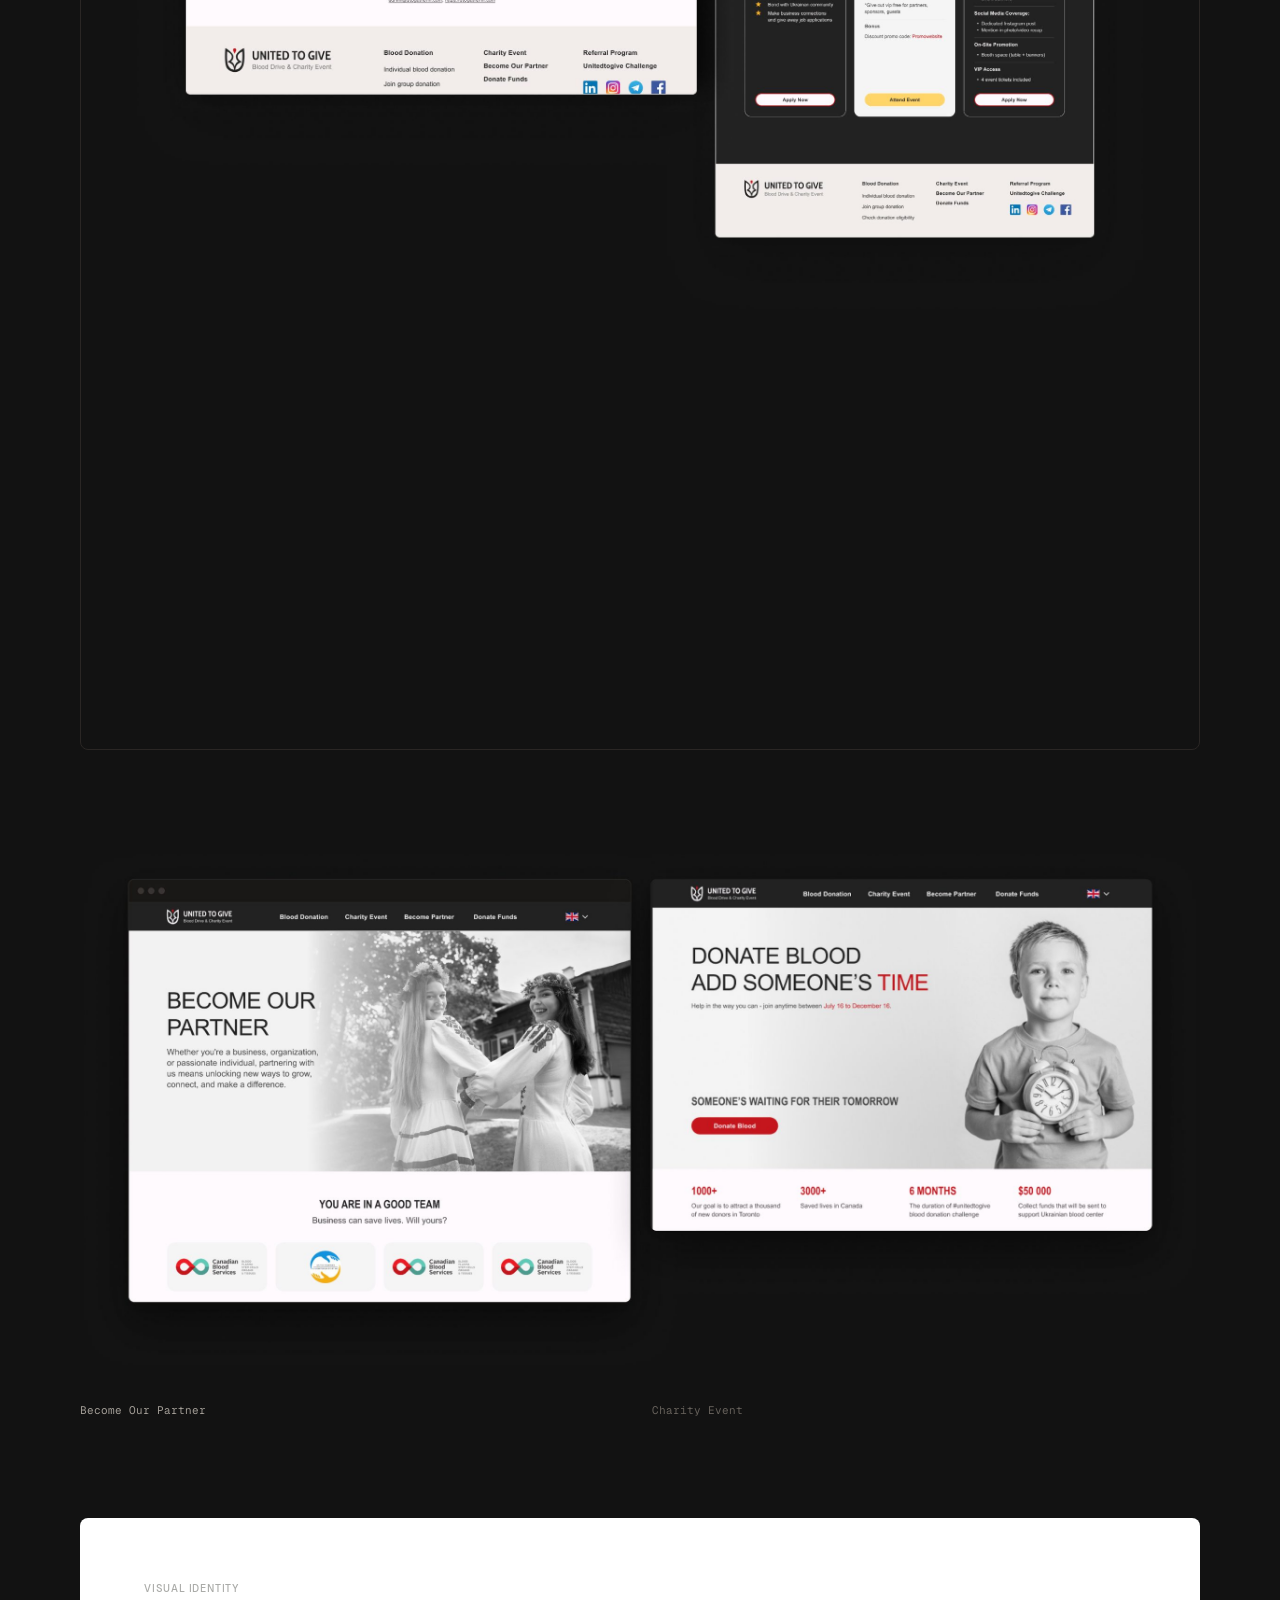
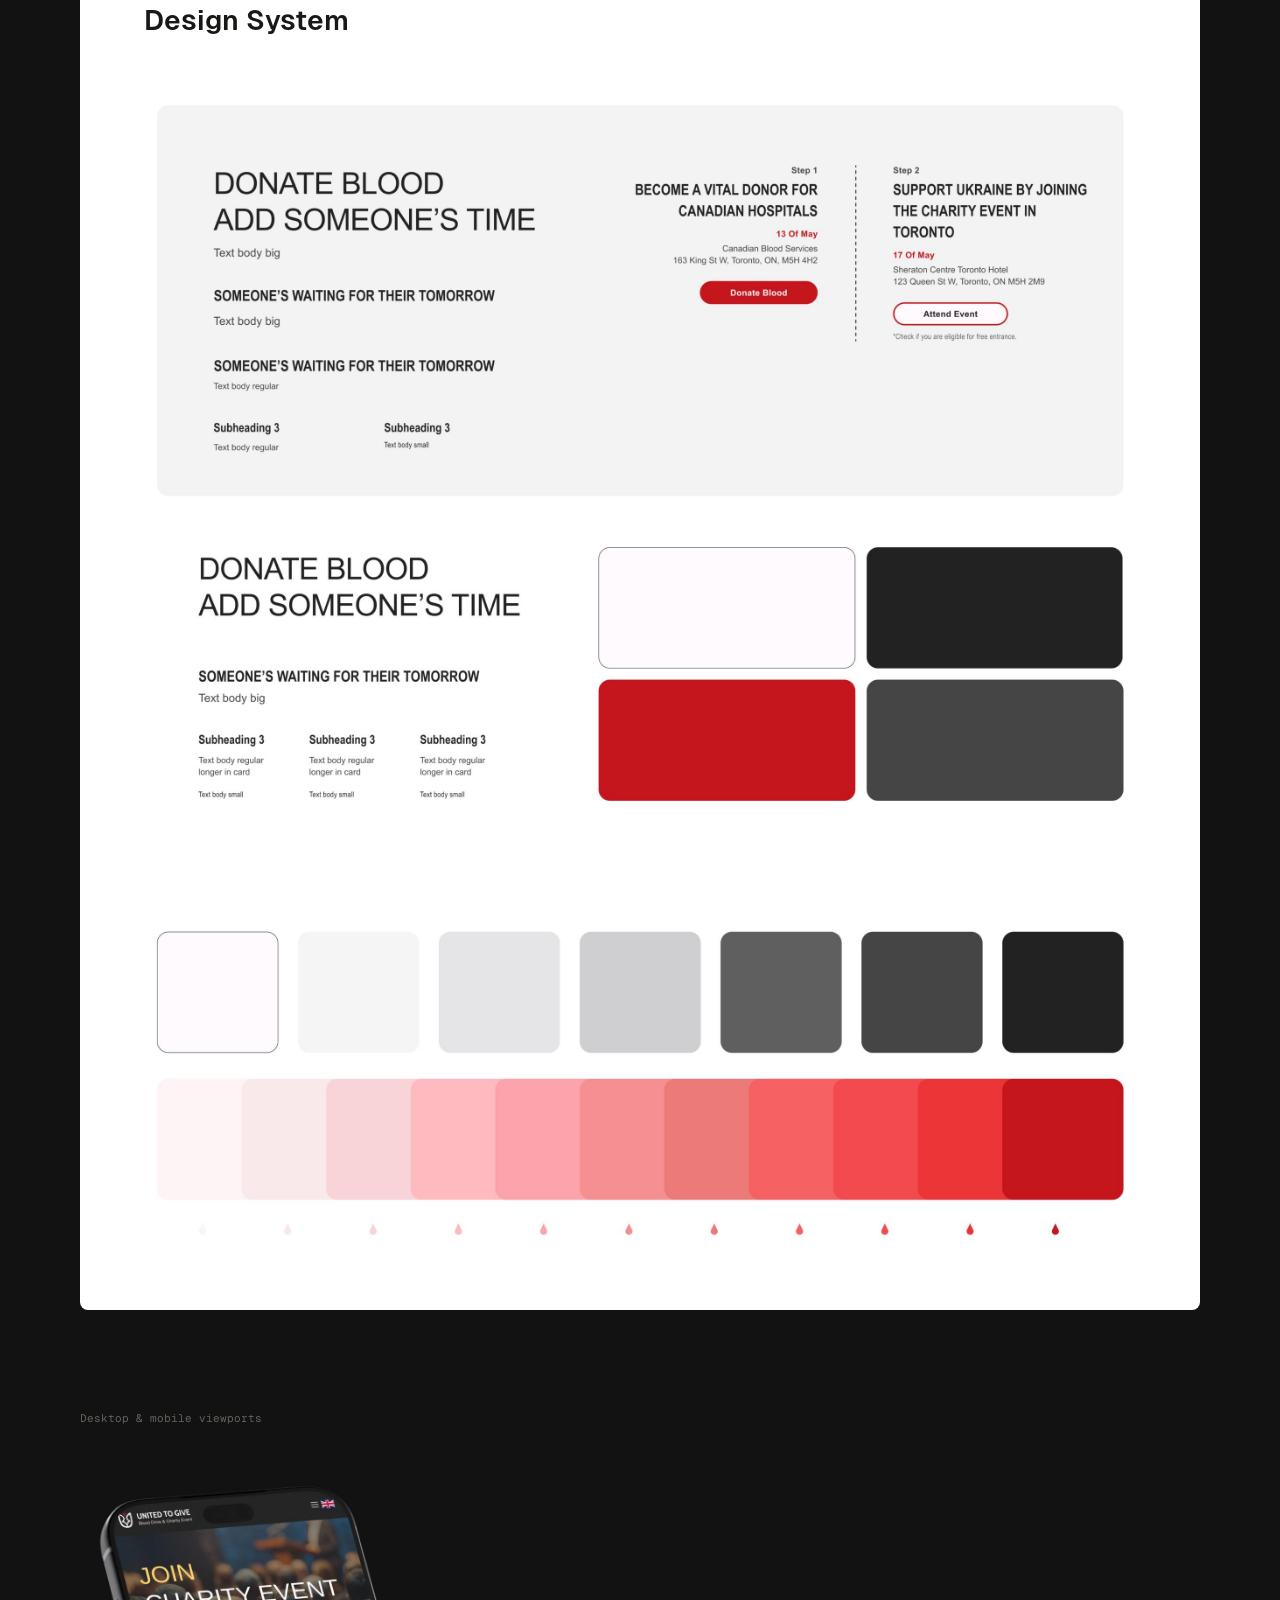
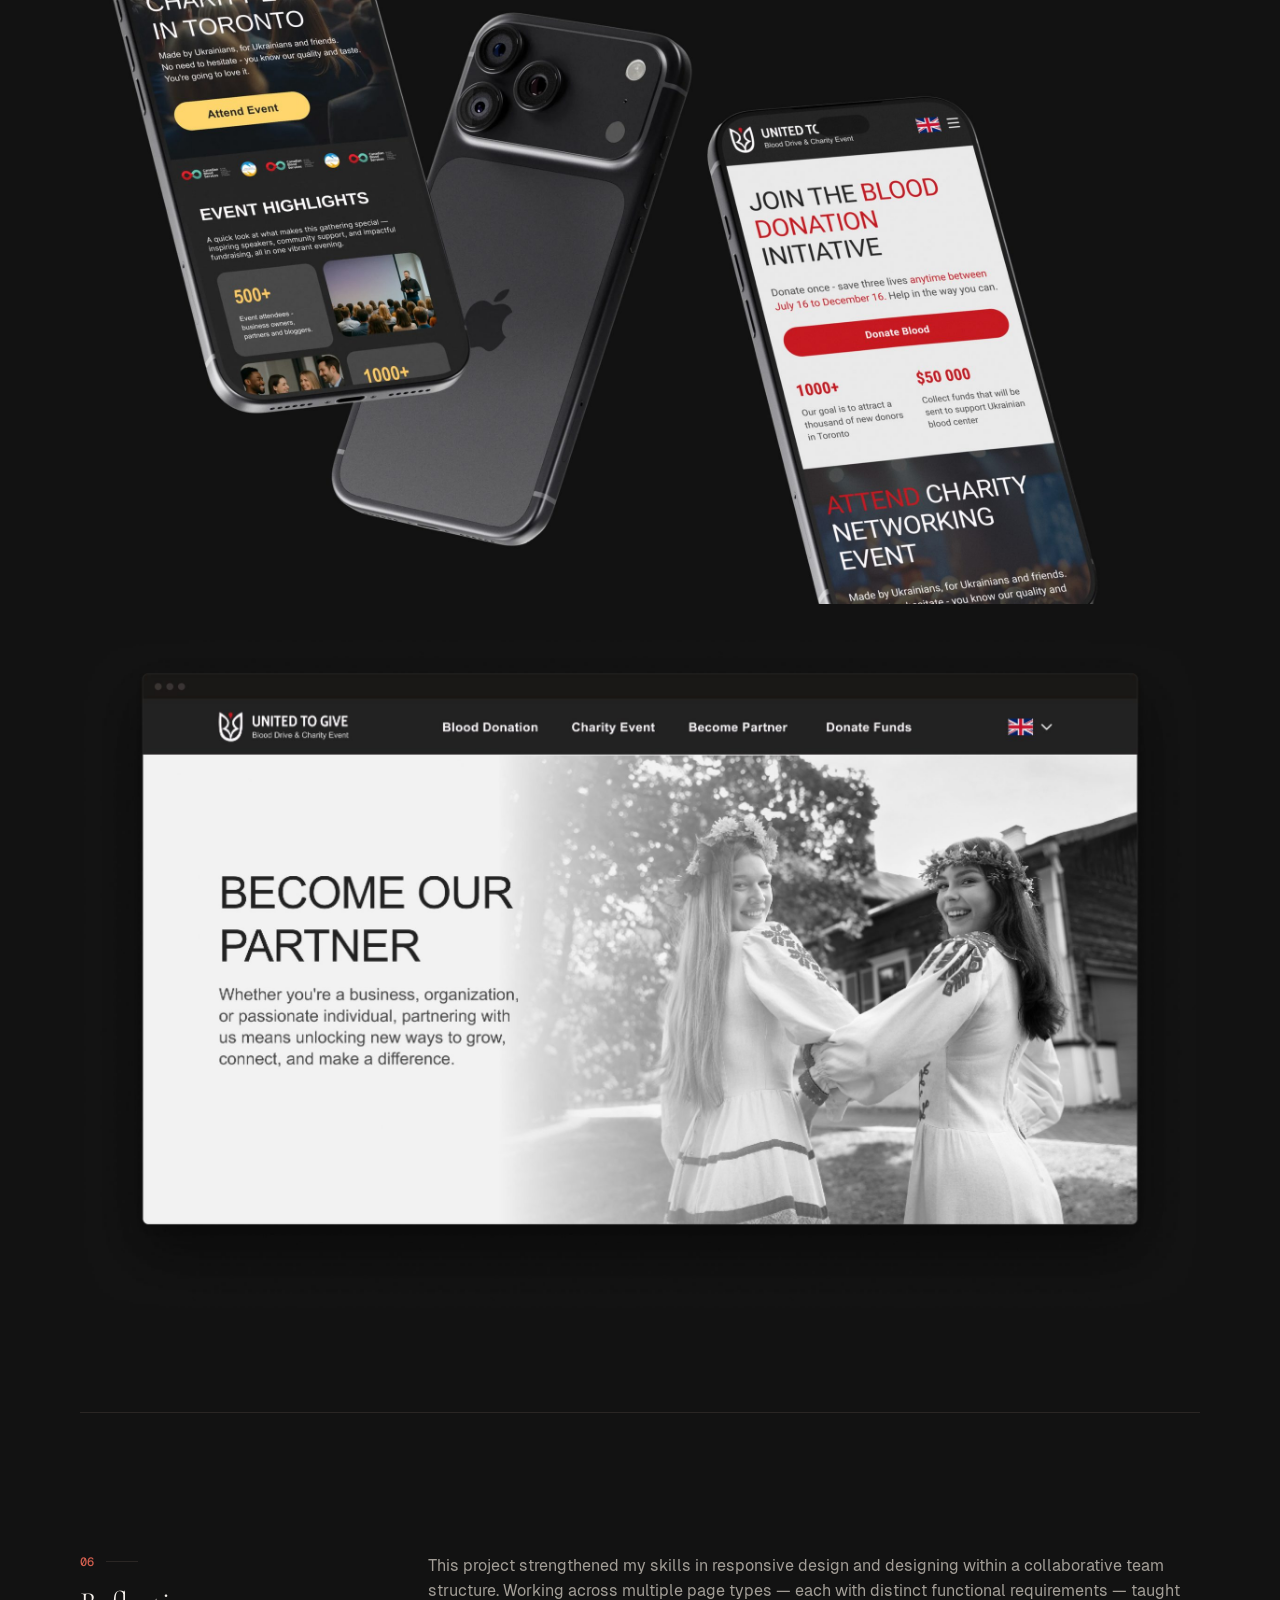
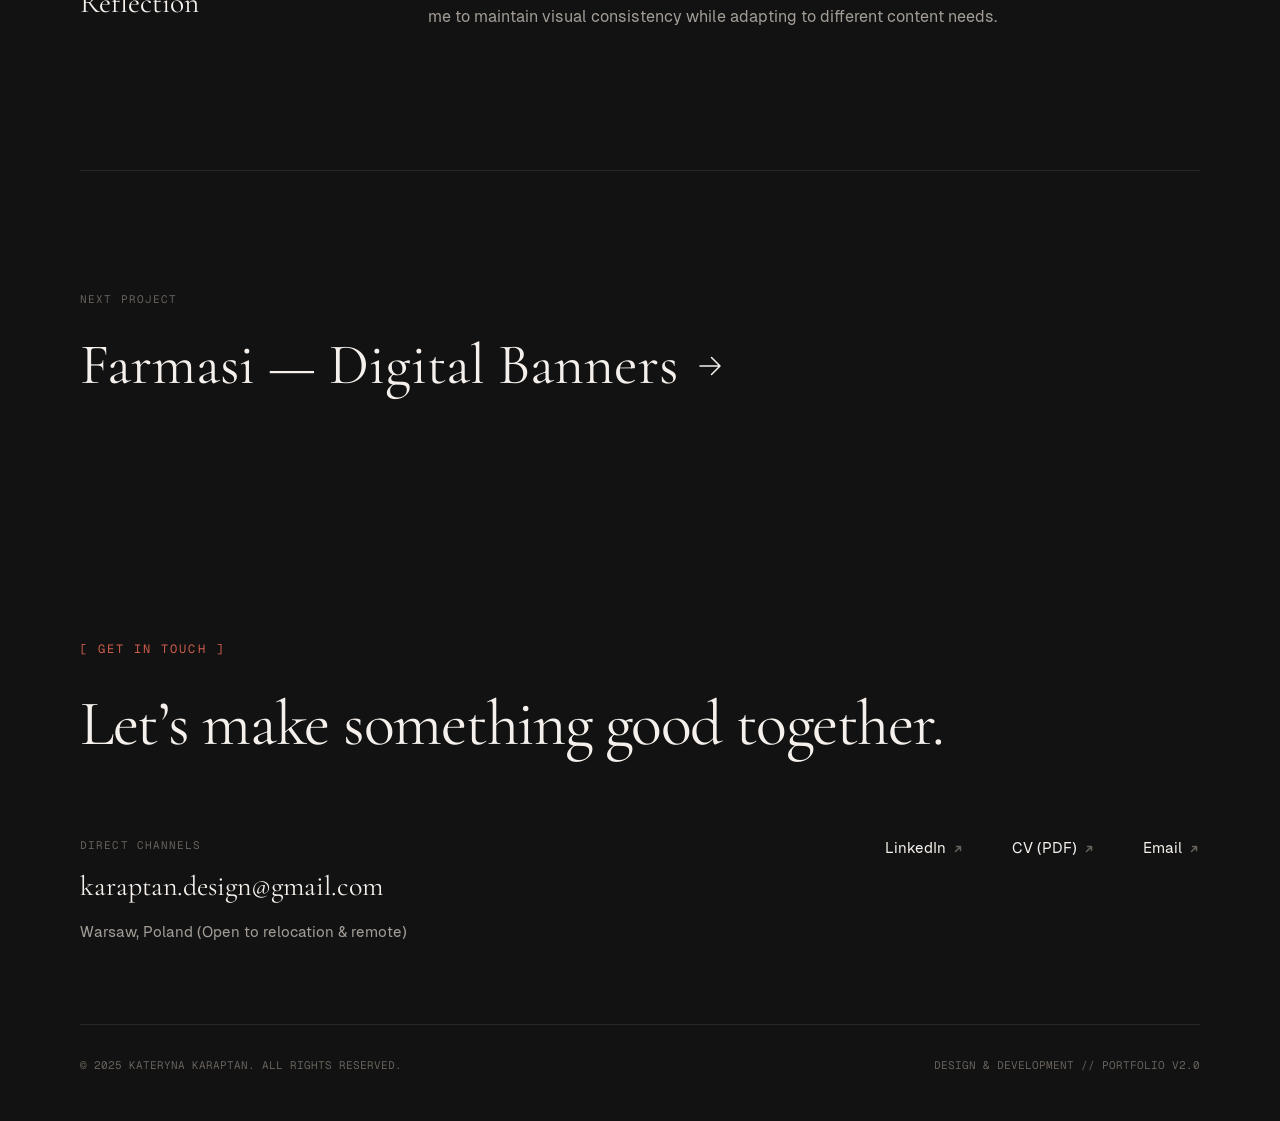
<file: work/united-to-give.html>
<!doctype html>
<html lang="en" data-theme="dark">
<head>
<meta charset="utf-8">
<meta name="viewport" content="width=device-width, initial-scale=1">
<title>United to Give — Kateryna Karaptan</title>
<meta name="description" content="Responsive website design for United to Give, a Canadian charity initiative — case study by Kateryna Karaptan.">
<meta name="author" content="Kateryna Karaptan">
<meta property="og:type" content="website">
<meta property="og:title" content="United to Give — Kateryna Karaptan">
<meta property="og:description" content="Responsive website design for United to Give, a Canadian charity initiative — case study by Kateryna Karaptan.">
<meta property="og:image" content="../assets/img/og-image.jpg">
<meta name="twitter:card" content="summary_large_image">
<meta name="theme-color" content="#121212">
<link rel="icon" href="../assets/favicon.svg" type="image/svg+xml">
<script>(function(){var t;try{t=localStorage.getItem('kk-theme')}catch(e){}if(t!=='light'&&t!=='dark')t='dark';document.documentElement.setAttribute('data-theme',t)})();</script>
<link rel="preload" href="../assets/fonts/geist-sans-latin-400-normal.woff2" as="font" type="font/woff2" crossorigin>
<link rel="preload" href="../assets/fonts/cormorant-garamond-latin-400-normal.woff2" as="font" type="font/woff2" crossorigin>
<link rel="stylesheet" href="../assets/css/fonts.css">
<link rel="stylesheet" href="../assets/css/style.css">
</head>
<body>
<a class="skip-link" href="#main">Skip to content</a>
<header class="site-header">
  <div class="site-header__inner">
    <a class="wordmark" href="../index.html" aria-label="Kateryna Karaptan — home">
      <span class="wordmark__name">Kateryna Karaptan</span><span class="wordmark__tag">[DESIGN]</span>
    </a>
    <nav class="nav" aria-label="Main">
      <div class="nav__links"><a class="nav__link" href="../index.html#work" aria-current="page">Work</a><a class="nav__link" href="../about.html">About</a><a class="nav__link" href="../cv.html">CV</a><a class="nav__link" href="#contact">Contact</a></div>
      <span class="nav__divider" aria-hidden="true"></span>
      <button class="theme-toggle" type="button" aria-label="Switch theme"><svg class="icon-sun" viewBox="0 0 16 16" fill="none" aria-hidden="true"><circle cx="8" cy="8" r="3" stroke="currentColor"/><path d="M8 1v1.5M8 13.5V15M1 8h1.5M13.5 8H15M3.05 3.05l1.06 1.06M11.89 11.89l1.06 1.06M3.05 12.95l1.06-1.06M11.89 4.11l1.06-1.06" stroke="currentColor" stroke-linecap="round"/></svg><svg class="icon-moon" viewBox="0 0 16 16" fill="none" aria-hidden="true"><path d="M13.5 9.6A5.75 5.75 0 0 1 6.4 2.5a5.75 5.75 0 1 0 7.1 7.1Z" stroke="currentColor" stroke-linejoin="round"/></svg></button>
      <button class="menu-toggle" type="button" aria-expanded="false" aria-controls="mobile-menu">Menu <span class="menu-toggle__lines" aria-hidden="true"></span></button>
    </nav>
  </div>
</header>
<div class="mobile-menu" id="mobile-menu"><a href="../index.html#work" aria-current="page">Work</a><a href="../about.html">About</a><a href="../cv.html">CV</a><a href="#contact">Contact</a><p class="label">Warsaw, Poland · Open to opportunities</p></div>
<main id="main">
<section class="case-header">
  <div class="container">
    <h1 class="page-title">United to Give</h1>
    <dl class="case-meta"><div><dt>Year</dt><dd>2024</dd></div><div><dt>Role</dt><dd>UI/UX Designer</dd></div><div><dt>Client</dt><dd>United to Give (Canada)</dd></div><div><dt>Scope</dt><dd>Desktop &amp; Mobile Responsive Design</dd></div></dl>
    <p class="lead">Responsive website design for a Canadian charity initiative focused on community events, blood donation drives, and seamless charitable giving.</p>
  </div>
</section><div class="container" style="margin-top:-40px;padding-bottom:80px"><figure class="figure utg-hero-img reveal"><img src="../assets/img/utg-hero.jpg" width="2400" height="1275" alt="United to Give pages in browser windows: partner page, donation page and home page" fetchpriority="high"></figure></div>
<div class="container"><hr class="rule"></div>
<section class="section"><div class="container">
<div class="narrative reveal">
  <div class="narrative__topic"><div class="step-eyebrow"><span class="num">01</span><span class="rule-s"></span></div><h2 class="h-sub">Context</h2></div>
  <div class="narrative__body"><p class="body-lg">United to Give is a charity initiative in Canada built around community events and giving back — including blood donation drives, charitable donations, and community activities. The organization needed a responsive web presence that could communicate their mission clearly and make it easy for people to participate.</p></div>
</div>
<div class="narrative reveal">
  <div class="narrative__topic"><div class="step-eyebrow"><span class="num">02</span><span class="rule-s"></span></div><h2 class="h-sub">My Role</h2></div>
  <div class="narrative__body"><p class="body-lg">I worked as a UI/UX designer under the direction of a lead designer. My focus was on responsive website design — creating cohesive desktop and mobile experiences across multiple page types including the main site, event pages, blood donation pages, and charity donation pages.</p></div>
</div>
<div class="narrative reveal">
  <div class="narrative__topic"><div class="step-eyebrow"><span class="num">03</span><span class="rule-s"></span></div><h2 class="h-sub">Challenge</h2></div>
  <div class="narrative__body"><p class="body-lg">Design a responsive website that serves multiple purposes — from informing visitors about the initiative to enabling participation in events and donations — while maintaining a warm, approachable, and trustworthy visual identity across all screen sizes.</p></div>
</div>
<div class="narrative reveal">
  <div class="narrative__topic"><div class="step-eyebrow"><span class="num">04</span><span class="rule-s"></span></div><h2 class="h-sub">Approach</h2></div>
  <div class="narrative__body"><p class="body-lg">Our strategy focused on developing modular design blocks that translate seamlessly from wide desktop displays to narrow mobile ports. By prioritising clean typographic grids and strict aesthetic constraints, we built a digital system where call-to-actions remain prominent yet deeply integrated with the editorial rhythm.</p><figure class="figure"><img src="../assets/img/utg-approach.jpg" width="1864" height="720" alt="Desktop partner page next to the mobile charity event page" loading="lazy" decoding="async"></figure></div>
</div>
</div></section>
<div class="container"><hr class="rule"></div>
<section class="section"><div class="container">
  <div class="block-head reveal"><div class="step-eyebrow"><span class="num">05</span><span class="rule-s"></span></div><h2 class="h-section">Final Design</h2></div>
  <div class="figure-stack">
    <figure class="figure reveal"><img src="../assets/img/utg-laptop.jpg" width="2400" height="1492" alt="United to Give home page on a laptop" loading="lazy" decoding="async"></figure>
    <div class="panel reveal" style="background:var(--bg);border:1px solid var(--line)">
      <div style="margin-bottom:48px"><p class="label label--plain" style="color:var(--muted)">Donate Funds</p><p class="body-xs" style="margin-top:8px">Full-page overview</p></div>
      <img src="../assets/img/utg-donate.jpg" width="2160" height="4067" alt="Full-page designs of the Donate Funds and Charity Event pages" loading="lazy" decoding="async">
    </div>
    <div class="gap-32 reveal">
      <img src="../assets/img/utg-pages.jpg" width="2400" height="1114" alt="Become Our Partner page and Charity Event page" loading="lazy" decoding="async">
      <div class="grid-2 caption caption--plain"><span>Become Our Partner</span><span style="text-align:left">Charity Event</span></div>
    </div>
    <div class="panel panel--light reveal" style="padding:clamp(16px,5vw,72px)">
      <p style="font:500 10px/1.4 var(--sans);letter-spacing:.08em;text-transform:uppercase;color:#aaaba8">Visual Identity</p>
      <h3 style="font:600 28px/1.2 var(--sans);margin:8px 0 56px;color:#1a1816">Design System</h3>
      <img src="../assets/img/utg-design-system.jpg" width="2268" height="2634" alt="United to Give design system: typography, buttons and colour palette" loading="lazy" decoding="async">
    </div>
    <div class="gap-32 reveal">
      <p class="label label--plain">Desktop &amp; mobile viewports</p>
      <img src="../assets/img/utg-viewports.jpg" width="2400" height="1598" alt="United to Give on desktop and mobile" loading="lazy" decoding="async">
      <img src="../assets/img/utg-partner.jpg" width="2400" height="1448" alt="Become Our Partner page in a browser window" loading="lazy" decoding="async">
    </div>
  </div>
</div></section>
<div class="container"><hr class="rule"></div>
<section class="section"><div class="container">
<div class="narrative reveal">
  <div class="narrative__topic"><div class="step-eyebrow"><span class="num">06</span><span class="rule-s"></span></div><h2 class="h-sub">Reflection</h2></div>
  <div class="narrative__body"><p class="body-lg">This project strengthened my skills in responsive design and designing within a collaborative team structure. Working across multiple page types — each with distinct functional requirements — taught me to maintain visual consistency while adapting to different content needs.</p></div>
</div>
</div></section>
<div class="container"><hr class="rule"></div>
<section class="next-project">
  <div class="container">
    <p class="label">Next project</p>
    <a class="next-project__link" href="../work/banner-design.html">Farmasi — Digital Banners <svg viewBox="0 0 32 32" fill="none" aria-hidden="true"><path d="M6 16h20M17.5 7.5 26 16l-8.5 8.5" stroke="currentColor" stroke-width="1.5" stroke-linecap="round" stroke-linejoin="round"/></svg></a>
  </div>
</section>
</main>
<section class="contact" id="contact" aria-labelledby="contact-title">
  <div class="container">
    <p class="contact__eyebrow">[ GET IN TOUCH ]</p>
    <h2 class="contact__title" id="contact-title">Let&rsquo;s make something good together.</h2>
    <div class="contact__channels">
      <div>
        <p class="label">Direct channels</p>
        <a class="contact__email" href="mailto:karaptan.design@gmail.com">karaptan.design@gmail.com</a>
        <p class="body">Warsaw, Poland (Open to relocation &amp; remote)</p>
      </div>
      <div class="contact__links">
        <a class="ext-link" href="https://www.linkedin.com/in/katerynakaraptan/" target="_blank" rel="noopener">LinkedIn <svg viewBox="0 0 12 12" fill="none" aria-hidden="true"><path d="M3.5 8.5l5-5M4.5 3.5h4v4" stroke="currentColor" stroke-width="1.5" stroke-linecap="round" stroke-linejoin="round"/></svg></a>
        <a class="ext-link" href="../assets/docs/Kateryna-Karaptan-CV.pdf" target="_blank" rel="noopener">CV (PDF) <svg viewBox="0 0 12 12" fill="none" aria-hidden="true"><path d="M3.5 8.5l5-5M4.5 3.5h4v4" stroke="currentColor" stroke-width="1.5" stroke-linecap="round" stroke-linejoin="round"/></svg></a>
        <a class="ext-link" href="mailto:karaptan.design@gmail.com">Email <svg viewBox="0 0 12 12" fill="none" aria-hidden="true"><path d="M3.5 8.5l5-5M4.5 3.5h4v4" stroke="currentColor" stroke-width="1.5" stroke-linecap="round" stroke-linejoin="round"/></svg></a>
      </div>
    </div>
    <footer class="site-footer">
      <span>&copy; 2025 Kateryna Karaptan. All rights reserved.</span>
      <span>Design &amp; Development // Portfolio v2.0</span>
    </footer>
  </div>
</section>
<script src="../assets/js/main.js" defer></script>
</body>
</html>
</file>
<file: assets/css/fonts.css>
/* Self-hosted fonts (Fontsource, SIL OFL 1.1). Subsets: latin + latin-ext (Polish, Czech, Slovak, Hungarian). */
/* cormorant-garamond-latin-ext-400-normal */
@font-face {
  font-family: 'Cormorant Garamond';
  font-style: normal;
  font-display: swap;
  font-weight: 400;
  src: url(../fonts/cormorant-garamond-latin-ext-400-normal.woff2) format('woff2');
  unicode-range: U+0100-02BA,U+02BD-02C5,U+02C7-02CC,U+02CE-02D7,U+02DD-02FF,U+0304,U+0308,U+0329,U+1D00-1DBF,U+1E00-1E9F,U+1EF2-1EFF,U+2020,U+20A0-20AB,U+20AD-20C0,U+2113,U+2C60-2C7F,U+A720-A7FF;
}
/* cormorant-garamond-latin-400-normal */
@font-face {
  font-family: 'Cormorant Garamond';
  font-style: normal;
  font-display: swap;
  font-weight: 400;
  src: url(../fonts/cormorant-garamond-latin-400-normal.woff2) format('woff2');
  unicode-range: U+0000-00FF,U+0131,U+0152-0153,U+02BB-02BC,U+02C6,U+02DA,U+02DC,U+0304,U+0308,U+0329,U+2000-206F,U+20AC,U+2122,U+2191,U+2193,U+2212,U+2215,U+FEFF,U+FFFD;
}
/* cormorant-garamond-latin-ext-700-normal */
@font-face {
  font-family: 'Cormorant Garamond';
  font-style: normal;
  font-display: swap;
  font-weight: 700;
  src: url(../fonts/cormorant-garamond-latin-ext-700-normal.woff2) format('woff2');
  unicode-range: U+0100-02BA,U+02BD-02C5,U+02C7-02CC,U+02CE-02D7,U+02DD-02FF,U+0304,U+0308,U+0329,U+1D00-1DBF,U+1E00-1E9F,U+1EF2-1EFF,U+2020,U+20A0-20AB,U+20AD-20C0,U+2113,U+2C60-2C7F,U+A720-A7FF;
}
/* cormorant-garamond-latin-700-normal */
@font-face {
  font-family: 'Cormorant Garamond';
  font-style: normal;
  font-display: swap;
  font-weight: 700;
  src: url(../fonts/cormorant-garamond-latin-700-normal.woff2) format('woff2');
  unicode-range: U+0000-00FF,U+0131,U+0152-0153,U+02BB-02BC,U+02C6,U+02DA,U+02DC,U+0304,U+0308,U+0329,U+2000-206F,U+20AC,U+2122,U+2191,U+2193,U+2212,U+2215,U+FEFF,U+FFFD;
}
/* geist-sans-latin-400-normal */
@font-face {
  font-family: 'Geist Sans';
  font-style: normal;
  font-display: swap;
  font-weight: 400;
  src: url(../fonts/geist-sans-latin-400-normal.woff2) format('woff2');
}
/* geist-sans-latin-500-normal */
@font-face {
  font-family: 'Geist Sans';
  font-style: normal;
  font-display: swap;
  font-weight: 500;
  src: url(../fonts/geist-sans-latin-500-normal.woff2) format('woff2');
}
/* geist-sans-latin-600-normal */
@font-face {
  font-family: 'Geist Sans';
  font-style: normal;
  font-display: swap;
  font-weight: 600;
  src: url(../fonts/geist-sans-latin-600-normal.woff2) format('woff2');
}
/* geist-mono-latin-ext-400-normal */
@font-face {
  font-family: 'Geist Mono';
  font-style: normal;
  font-display: swap;
  font-weight: 400;
  src: url(../fonts/geist-mono-latin-ext-400-normal.woff2) format('woff2');
  unicode-range: U+0100-02BA,U+02BD-02C5,U+02C7-02CC,U+02CE-02D7,U+02DD-02FF,U+0304,U+0308,U+0329,U+1D00-1DBF,U+1E00-1E9F,U+1EF2-1EFF,U+2020,U+20A0-20AB,U+20AD-20C0,U+2113,U+2C60-2C7F,U+A720-A7FF;
}
/* geist-mono-latin-400-normal */
@font-face {
  font-family: 'Geist Mono';
  font-style: normal;
  font-display: swap;
  font-weight: 400;
  src: url(../fonts/geist-mono-latin-400-normal.woff2) format('woff2');
  unicode-range: U+0000-00FF,U+0131,U+0152-0153,U+02BB-02BC,U+02C6,U+02DA,U+02DC,U+0304,U+0308,U+0329,U+2000-206F,U+20AC,U+2122,U+2191,U+2193,U+2212,U+2215,U+FEFF,U+FFFD;
}
/* geist-mono-latin-ext-500-normal */
@font-face {
  font-family: 'Geist Mono';
  font-style: normal;
  font-display: swap;
  font-weight: 500;
  src: url(../fonts/geist-mono-latin-ext-500-normal.woff2) format('woff2');
  unicode-range: U+0100-02BA,U+02BD-02C5,U+02C7-02CC,U+02CE-02D7,U+02DD-02FF,U+0304,U+0308,U+0329,U+1D00-1DBF,U+1E00-1E9F,U+1EF2-1EFF,U+2020,U+20A0-20AB,U+20AD-20C0,U+2113,U+2C60-2C7F,U+A720-A7FF;
}
/* geist-mono-latin-500-normal */
@font-face {
  font-family: 'Geist Mono';
  font-style: normal;
  font-display: swap;
  font-weight: 500;
  src: url(../fonts/geist-mono-latin-500-normal.woff2) format('woff2');
  unicode-range: U+0000-00FF,U+0131,U+0152-0153,U+02BB-02BC,U+02C6,U+02DA,U+02DC,U+0304,U+0308,U+0329,U+2000-206F,U+20AC,U+2122,U+2191,U+2193,U+2212,U+2215,U+FEFF,U+FFFD;
}
</file>
<file: assets/css/style.css>
/* =========================================================
   Kateryna Karaptan — Portfolio
   Design tokens taken from the Figma file (dark + light themes)
   ========================================================= */

:root {
  --bg: #121212;
  --bg-deep: #0d0d0d;
  --surface: #1a1816;
  --surface-2: #1e1c1a;
  --line: #2a2624;
  --dot: #3a3532;
  --text: #f5f0eb;
  --muted: #a29d96;
  --faint: #66615b;
  --accent: #d05e4e;
  --showcase: radial-gradient(120% 90% at 50% 0%, #24201d 0%, #161412 60%, #121212 100%);

  --serif: "Cormorant Garamond", "Times New Roman", serif;
  --sans: "Geist Sans", "Geist", "Inter", system-ui, -apple-system, "Segoe UI", sans-serif;
  --mono: "Geist Mono", ui-monospace, "SFMono-Regular", Menlo, monospace;

  --pad-x: 80px;
  --max: 1280px;
  --radius: 8px;
  color-scheme: dark;
}

:root[data-theme="light"] {
  --bg: #f5f0eb;
  --bg-deep: #ede8e2;
  --surface: #ede8e2;
  --surface-2: #e6e0d9;
  --line: #e0dbd5;
  --dot: #cfc8c0;
  --text: #1a1816;
  --muted: #66615b;
  --faint: #a29d96;
  --accent: #c4503f;
  --showcase: radial-gradient(120% 90% at 50% 0%, #faf7f3 0%, #efe9e3 60%, #ebe5de 100%);
  color-scheme: light;
}

*,
*::before,
*::after { box-sizing: border-box; }

html { -webkit-text-size-adjust: 100%; scroll-behavior: smooth; }

body {
  margin: 0;
  background: var(--bg);
  color: var(--text);
  font-family: var(--sans);
  font-size: 16px;
  line-height: 1.5;
  -webkit-font-smoothing: antialiased;
  -moz-osx-font-smoothing: grayscale;
  transition: background-color .25s ease, color .25s ease;
}

img { display: block; max-width: 100%; height: auto; }
a { color: inherit; text-decoration: none; }
p { margin: 0; }
h1, h2, h3, h4 { margin: 0; font-weight: 400; }
ul, ol { margin: 0; padding: 0; list-style: none; }
button { font: inherit; color: inherit; background: none; border: 0; padding: 0; cursor: pointer; }

:focus-visible { outline: 1px solid var(--accent); outline-offset: 4px; border-radius: 2px; }

.skip-link {
  position: absolute; left: 16px; top: -48px; z-index: 100;
  background: var(--text); color: var(--bg); padding: 8px 12px;
  font: 400 12px/1 var(--mono); border-radius: 4px;
}
.skip-link:focus { top: 12px; }

/* ---------- Layout ---------- */
.container { width: 100%; max-width: calc(var(--max) + var(--pad-x) * 2); margin: 0 auto; padding: 0 var(--pad-x); }
.rule { height: 1px; background: var(--line); border: 0; margin: 0; }
.container > .rule { margin: 0; }
.stack > * + * { margin-top: var(--gap, 24px); }

/* ---------- Typography ---------- */
.serif { font-family: var(--serif); }
.mono { font-family: var(--mono); }

.display {
  font-family: var(--serif); font-weight: 400;
  font-size: clamp(56px, 8.4vw, 120px); line-height: .9; letter-spacing: -0.025em;
}
.page-title {
  font-family: var(--serif); font-weight: 400;
  font-size: clamp(48px, 6.7vw, 96px); line-height: .9; letter-spacing: -0.026em;
}
.h-section { font-family: var(--serif); font-size: clamp(34px, 3.4vw, 48px); line-height: 1.1; }
.h-sub { font-family: var(--serif); font-size: clamp(26px, 2.3vw, 32px); line-height: 1.1; }
.h-card { font-family: var(--serif); font-size: 24px; line-height: 1.2; }
.h-big-statement { font-family: var(--serif); font-size: clamp(30px, 2.8vw, 40px); line-height: 1.2; }

.lead { font-size: clamp(19px, 1.7vw, 24px); line-height: 1.5; color: var(--text); }
.subtitle { font-size: clamp(20px, 2.2vw, 32px); line-height: 1.25; color: var(--muted); }
.body-lg { font-size: clamp(16px, 1.25vw, 18px); line-height: 1.6; color: var(--muted); }
.body-md { font-size: 16px; line-height: 1.6; color: var(--muted); }
.body { font-size: 15px; line-height: 1.6; color: var(--muted); }
.body-sm { font-size: 14px; line-height: 1.5; color: var(--muted); }
.body-xs { font-size: 13px; line-height: 1.5; color: var(--muted); }
.body-lg p + p, .body-md p + p, .body p + p, .lead p + p { margin-top: 1.6em; }

.label {
  font-family: var(--mono); font-size: 11px; line-height: 1.5;
  letter-spacing: .1em; text-transform: uppercase; color: var(--faint);
}
.label--muted { color: var(--muted); }
.label--accent { color: var(--accent); }
.label--plain { text-transform: none; letter-spacing: 0; }
.meta-num { font-family: var(--mono); font-size: 12px; color: var(--faint); }

/* ---------- Header ---------- */
.site-header {
  position: sticky; top: 0; z-index: 50;
  background: color-mix(in srgb, var(--bg) 92%, transparent);
  backdrop-filter: saturate(140%) blur(10px);
  -webkit-backdrop-filter: saturate(140%) blur(10px);
  border-bottom: 1px solid var(--line);
}
.site-header__inner {
  display: flex; align-items: center; justify-content: space-between;
  height: 75px; max-width: calc(var(--max) + var(--pad-x) * 2); margin: 0 auto; padding: 0 var(--pad-x);
}
.wordmark { display: inline-flex; align-items: baseline; gap: 8px; }
.wordmark__name { font-family: var(--serif); font-weight: 700; font-size: 22px; line-height: 1.2; }
.wordmark__tag { font-family: var(--mono); font-size: 11px; color: var(--faint); }

.nav { display: flex; align-items: center; gap: 40px; }
.nav__links { display: flex; gap: 40px; }
.nav__link { font-size: 14px; color: var(--muted); transition: color .2s; }
.nav__link:hover, .nav__link[aria-current="page"] { color: var(--text); }
.nav__divider { width: 1px; height: 16px; background: var(--line); }

.theme-toggle { width: 32px; height: 32px; margin: -8px; display: grid; place-items: center; color: var(--text); }
.theme-toggle svg { width: 16px; height: 16px; }
.theme-toggle .icon-moon { display: none; }
:root[data-theme="light"] .theme-toggle .icon-sun { display: none; }
:root[data-theme="light"] .theme-toggle .icon-moon { display: block; }

.menu-toggle { display: none; align-items: center; gap: 8px; font-family: var(--mono); font-size: 11px; letter-spacing: .08em; text-transform: uppercase; color: var(--muted); padding: 8px 0; }
.menu-toggle__lines { position: relative; width: 16px; height: 7px; }
.menu-toggle__lines::before, .menu-toggle__lines::after { content: ""; position: absolute; left: 0; width: 16px; height: 1px; background: var(--text); transition: transform .25s ease, top .25s ease; }
.menu-toggle__lines::before { top: 0; }
.menu-toggle__lines::after { top: 6px; }
.menu-open .menu-toggle__lines::before { top: 3px; transform: rotate(45deg); }
.menu-open .menu-toggle__lines::after { top: 3px; transform: rotate(-45deg); }

.mobile-menu {
  display: none; position: fixed; inset: 72px 0 0 0; z-index: 49;
  background: var(--bg); padding: 32px 24px;
  flex-direction: column; gap: 4px;
}
.menu-open .mobile-menu { display: flex; }
.mobile-menu a { font-family: var(--serif); font-size: 44px; line-height: 1.2; padding: 6px 0; border-bottom: 1px solid var(--line); }
.mobile-menu a[aria-current="page"] { color: var(--accent); }
.mobile-menu .label { margin-top: auto; }

/* ---------- Generic section ---------- */
.section { padding: 100px 0; }
.section--tight { padding: 80px 0; }
.section-index { display: flex; align-items: center; gap: 12px; }
.section-index__num { font-family: var(--mono); font-size: 12px; color: var(--accent); }
.section-index__rule { width: 32px; height: 1px; background: var(--line); }

.section-head { display: flex; flex-direction: column; gap: 16px; margin-bottom: 80px; }
.section-head__row { display: flex; justify-content: space-between; align-items: flex-end; gap: 32px; }
.section-head__row .body-sm { max-width: 624px; flex: 0 1 624px; }

/* ---------- Home hero ---------- */
.hero { padding: 120px 0 100px; }
.hero__top { display: flex; justify-content: space-between; align-items: center; gap: 16px; flex-wrap: wrap; }
.status-pill {
  display: inline-flex; align-items: center; gap: 8px; padding: 6px 10px;
  background: var(--surface); border: 1px solid var(--line); border-radius: 20px;
  font-family: var(--mono); font-size: 11px; letter-spacing: .09em; text-transform: uppercase;
}
.status-dot { width: 6px; height: 6px; border-radius: 50%; background: var(--accent); box-shadow: 0 0 0 0 var(--accent); animation: pulse 2.4s infinite; }
@keyframes pulse { 0% { box-shadow: 0 0 0 0 color-mix(in srgb, var(--accent) 60%, transparent); } 70% { box-shadow: 0 0 0 6px transparent; } 100% { box-shadow: 0 0 0 0 transparent; } }
.hero__title { margin-top: 16px; }
.hero__subtitle { margin-top: 16px; }
.hero__grid { display: grid; grid-template-columns: minmax(0, 733fr) minmax(0, 515fr); gap: 32px; margin-top: 80px; align-items: start; }
.hero__facts { display: grid; grid-template-columns: 1fr 1fr; gap: 32px; padding-top: 24px; margin-top: 24px; border-top: 1px solid var(--line); }
.hero__facts .body-sm { margin-top: 4px; }

.terminal {
  border: 1px solid var(--line); border-radius: var(--radius); padding: 24px; min-height: 200px;
  display: flex; flex-direction: column; justify-content: space-between;
  font-family: var(--mono); font-size: 12px; line-height: 1.6; color: var(--muted); background: var(--bg);
}
.terminal__head { display: flex; justify-content: space-between; align-items: center; font-size: 11px; }
.terminal__led { width: 8px; height: 8px; border-radius: 50%; background: var(--accent); }
.terminal__body p::after { content: ""; }
.terminal__cursor { display: inline-block; width: 7px; height: 13px; margin-left: 2px; vertical-align: -2px; background: var(--muted); animation: blink 1.1s steps(1) infinite; }
@keyframes blink { 50% { opacity: 0; } }

/* ---------- Window / browser frames ---------- */
.window { border: 1px solid var(--line); border-radius: var(--radius); overflow: hidden; background: var(--bg); }
.window__bar { display: flex; justify-content: space-between; align-items: center; height: 34px; padding: 0 16px; }
.window__dots { display: flex; gap: 6px; }
.window__dots i { width: 8px; height: 8px; border-radius: 50%; background: var(--faint); }
.window__dots--soft i { background: var(--dot); }
.window__body { background: var(--bg-deep); }

/* ---------- Project cards (home) ---------- */
.feature-project { display: block; }
.feature-project__info { margin-top: 20px; }
.project-id { display: flex; justify-content: space-between; align-items: baseline; gap: 16px; }
.project-id__title { display: flex; align-items: baseline; gap: 16px; }
.project-id__title .h-sub { font-size: 32px; }
.project-id__num { font-family: var(--mono); font-size: 14px; color: var(--faint); }
.project-id__year { font-family: var(--mono); font-size: 14px; color: var(--muted); }
.feature-project .body { margin-top: 12px; }

.container > .rule.work-divider, .work-divider { margin: 80px 0; }
.card-grid { display: grid; grid-template-columns: 1fr 1fr; gap: 32px; }
.card { display: flex; flex-direction: column; gap: 16px; }
.card__media { position: relative; overflow: hidden; border-radius: 2px; background: var(--surface); aspect-ratio: 624 / 351; }
.card__media img { width: 100%; height: 100%; object-fit: cover; transition: transform .6s cubic-bezier(.2,.7,.2,1); }
.card:hover .card__media img, .feature-project:hover .window__body img { transform: scale(1.02); }
.feature-project .window__body { overflow: hidden; }
.feature-project .window__body img { transition: transform .8s cubic-bezier(.2,.7,.2,1); }
.card__top { display: flex; justify-content: space-between; align-items: baseline; gap: 16px; }
.card__year { font-family: var(--mono); font-size: 12px; color: var(--faint); }
.card__tags { font-family: var(--mono); font-size: 11px; color: var(--accent); padding-top: 4px; }
.card .h-card { transition: color .2s; }
.card:hover .h-card, .feature-project:hover .h-sub { color: var(--accent); }

/* ---------- Archive ---------- */
.archive { border-top: 1px solid var(--line); }
.archive__row {
  display: flex; justify-content: space-between; align-items: center; gap: 24px; padding: 24px 0;
  border-bottom: 1px solid var(--line); transition: padding .25s ease;
}
.archive__row:hover { padding-left: 12px; }
.archive__title { display: flex; align-items: baseline; gap: 24px; }
.archive__title .serif { font-size: 20px; line-height: 1.2; }
.archive__meta { display: flex; gap: 48px; font-family: var(--mono); font-size: 13px; }
.archive__meta span:first-child { color: var(--muted); }
.archive__meta span:last-child { color: var(--faint); }
.archive__row:hover .serif { color: var(--accent); }

/* ---------- About (home) + experience ---------- */
.split { display: grid; grid-template-columns: minmax(0, 515fr) minmax(0, 733fr); gap: 32px; }
.split--wide-right { grid-template-columns: minmax(0, 515fr) minmax(0, 684fr); gap: 80px; }
.text-link { display: inline-flex; align-items: center; gap: 8px; font-family: var(--mono); font-size: 14px; color: var(--text); }
.text-link svg { width: 14px; height: 14px; transition: transform .2s; }
.text-link:hover { color: var(--accent); }
.text-link:hover svg { transform: translateX(3px); }

.experience { display: flex; flex-direction: column; gap: 24px; }
.experience__item { padding-bottom: 20px; }
.experience__head { display: flex; justify-content: space-between; align-items: baseline; gap: 16px; }
.experience__role { font-size: 16px; line-height: 1.3; color: var(--muted); }
.experience__role strong { font-weight: 600; color: var(--text); }
.experience__role .at { font-weight: 600; }
.experience__date { font-family: var(--mono); font-size: 12px; color: var(--faint); white-space: nowrap; }
.experience__item .body-sm { margin-top: 12px; }

/* ---------- Contact ---------- */
.contact { padding: 120px 0 48px; }
.contact__eyebrow { font-family: var(--mono); font-size: 12px; letter-spacing: .17em; color: var(--accent); }
.contact__title { font-family: var(--serif); font-size: clamp(44px, 5vw, 72px); line-height: 1.05; letter-spacing: -0.02em; max-width: 952px; margin-top: 32px; }
.contact__channels { display: flex; justify-content: space-between; align-items: flex-start; gap: 32px; margin-top: 80px; flex-wrap: wrap; }
.contact__email { display: inline-block; font-family: var(--serif); font-size: 28px; line-height: 1.2; margin: 16px 0; transition: color .2s; word-break: break-word; }
.contact__email:hover { color: var(--accent); }
.contact__links { display: flex; gap: 48px; flex-wrap: wrap; }
.ext-link { display: inline-flex; align-items: center; gap: 6px; font-size: 15px; }
.ext-link svg { width: 12px; height: 12px; color: var(--faint); transition: transform .2s, color .2s; }
.ext-link:hover svg { transform: translate(2px, -2px); color: var(--accent); }
.site-footer { display: flex; justify-content: space-between; gap: 16px; flex-wrap: wrap; padding-top: 32px; margin-top: 80px; border-top: 1px solid var(--line); font-family: var(--mono); font-size: 11px; color: var(--faint); text-transform: uppercase; }

/* ---------- About page ---------- */
.about-hero { padding: 120px 0 60px; }
.about-hero .label { font-size: 14px; letter-spacing: .14em; color: var(--accent); }
.about-hero .display { margin: 16px 0; }
.portrait { border-radius: 2px; overflow: hidden; background: var(--surface); }
.about-intro .h-big-statement { margin-bottom: 24px; }
.capabilities li { padding: 12px 0; border-bottom: 1px solid var(--line); font-size: 15px; }
.capabilities li:first-child { border-top: 1px solid var(--line); }
.chip-group + .chip-group { margin-top: 14px; }
.chips { display: flex; flex-wrap: wrap; gap: 12px; margin-top: 6px; }
.chip { padding: 8px 16px; border: 1px solid var(--line); border-radius: 4px; background: var(--bg); font-family: var(--mono); font-size: 12px; line-height: 16px; color: var(--muted); }
.languages li { display: flex; justify-content: space-between; align-items: baseline; padding: 0; }
.languages li + li { margin-top: 16px; }
.languages .name { font-size: 16px; font-weight: 500; }
.languages .level { font-family: var(--mono); font-size: 12px; color: var(--faint); }

/* ---------- Case study ---------- */
.case-header { padding: 100px 0 80px; }
.case-meta { display: grid; grid-template-columns: repeat(var(--cols, 4), minmax(0, 1fr)); gap: 24px 48px; margin-top: 24px; padding-top: 24px; border-top: 1px solid var(--line); }
.case-meta dt { font-family: var(--mono); font-size: 11px; color: var(--faint); text-transform: uppercase; letter-spacing: .06em; }
.case-meta dd { margin: 4px 0 0; font-size: 14px; color: var(--muted); }
.case-header .lead { margin-top: 64px; max-width: 900px; }

.narrative { display: grid; grid-template-columns: 300px minmax(0, 1fr); gap: 48px; padding: 40px 0; }
.narrative + .narrative { border-top: 1px solid var(--line); }
.narrative__topic { display: flex; flex-direction: column; gap: 16px; }
.narrative__body { display: flex; flex-direction: column; gap: 24px; }

.step-eyebrow { display: flex; align-items: center; gap: 12px; }
.step-eyebrow .num { font-family: var(--mono); font-size: 12px; font-weight: 500; color: var(--accent); }
.step-eyebrow .rule-s { width: 32px; height: 1px; background: var(--line); }

.block-head { display: flex; flex-direction: column; gap: 16px; margin-bottom: 64px; }
.block-head__row { display: grid; grid-template-columns: minmax(0, 472px) minmax(0, 1fr); gap: 48px; align-items: start; }
.block-head__row .body-lg { font-size: clamp(16px, 1.4vw, 20px); }

figure { margin: 0; }
.figure { display: flex; flex-direction: column; gap: 12px; }
.figure img { width: 100%; border-radius: 2px; }
.caption { display: flex; justify-content: space-between; gap: 16px; font-family: var(--mono); font-size: 11px; line-height: 1.5; text-transform: uppercase; letter-spacing: .04em; }
.caption span:first-child { color: var(--muted); }
.caption span:last-child { color: var(--faint); text-align: right; }
.caption--plain { text-transform: none; letter-spacing: 0; }
.dims { font-family: var(--mono); font-size: 10px; color: var(--faint); }
.fig-label { font-family: var(--mono); font-size: 11px; color: var(--muted); }

.panel { background: var(--surface); border-radius: var(--radius); padding: 48px; }
.panel--showcase { background: var(--showcase); border: 1px solid var(--line); }
.panel--light { background: #fff; color: #1a1816; }
.figure-stack { display: flex; flex-direction: column; gap: 100px; }
.gap-48 { display: flex; flex-direction: column; gap: 48px; }
.gap-32 { display: flex; flex-direction: column; gap: 32px; }
.gap-24 { display: flex; flex-direction: column; gap: 24px; }
.row { display: flex; gap: 24px; align-items: flex-start; }
.row > * { min-width: 0; }
.grid-2 { display: grid; grid-template-columns: 1fr 1fr; gap: 24px; }
.grid-3 { display: grid; grid-template-columns: repeat(3, minmax(0, 1fr)); gap: 32px 48px; }
.grid-principles { display: grid; grid-template-columns: 1fr 1fr; gap: 24px 32px; }
.grid-principles .label { margin-bottom: 8px; display: block; }

.next-project { padding: 120px 0; }
.next-project__link { display: inline-flex; align-items: center; gap: 16px; margin-top: 24px; font-family: var(--serif); font-size: clamp(40px, 4.5vw, 64px); line-height: 1.2; transition: color .2s; }
.next-project__link svg { width: 32px; height: 32px; flex: none; transition: transform .25s; }
.next-project__link:hover { color: var(--accent); }
.next-project__link:hover svg { transform: translateX(6px); }

/* email + banner specific */
.email-pair { display: grid; grid-template-columns: 820fr 310fr; gap: 24px; align-items: start; }
.email-quad { display: grid; grid-template-columns: 404fr 175fr 404fr 175fr; gap: 24px; align-items: start; }
.banner-compose { display: grid; grid-template-columns: 864fr 320fr; gap: 32px; align-items: center; }
.banner-sub { display: grid; grid-template-columns: 304fr 520fr; gap: 40px; align-items: center; margin-top: 32px; }
.banner-primary { display: grid; grid-template-columns: 1024fr 224fr; gap: 32px; align-items: end; }
.banner-primary--reverse { grid-template-columns: 224fr 1024fr; }
.banner-adapt { display: grid; grid-template-columns: 384fr 448fr 320fr; gap: 64px; align-items: end; margin-top: 64px; }
.banner-adapt--b { grid-template-columns: 336fr 448fr 368fr; }
.banner-hv { display: grid; grid-template-columns: 960fr 288fr; gap: 32px; align-items: start; }
.format-row { display: grid; grid-template-columns: 616fr 300fr 252fr; gap: 24px; align-items: end; }
.placement { display: grid; grid-template-columns: 824fr 328fr; gap: 48px; align-items: start; }
.selected-grid { display: grid; grid-template-columns: 1fr 1fr; gap: 32px; }
.selected-wide { display: grid; grid-template-columns: 832fr 400fr; gap: 48px; align-items: end; margin-top: 48px; }
.range { display: grid; grid-template-columns: 624fr 336fr 272fr; gap: 24px; align-items: end; }
.info-col { display: flex; flex-direction: column; gap: 16px; }
.info-col .serif { font-size: 28px; line-height: 1.1; }

.plp-kv { display: grid; grid-template-columns: 1fr 1fr; gap: 32px; align-items: start; }
.plp-kv > :last-child { padding-top: 72px; }
.plp-full { max-width: 1090px; margin: 0 auto; }
.utg-hero-img { border-radius: var(--radius); overflow: hidden; }

.cover-row { display: grid; grid-template-columns: 732fr 500fr; gap: 48px; align-items: start; }

/* ---------- CV page ---------- */
.cv-actions { display: flex; gap: 24px; flex-wrap: wrap; margin-top: 32px; }
.btn { display: inline-flex; align-items: center; gap: 10px; padding: 12px 20px; border: 1px solid var(--line); border-radius: 4px; font-family: var(--mono); font-size: 12px; letter-spacing: .06em; text-transform: uppercase; transition: border-color .2s, color .2s; }
.btn:hover { border-color: var(--accent); color: var(--accent); }
.btn--solid { background: var(--text); color: var(--bg); border-color: var(--text); }
.btn--solid:hover { background: var(--accent); border-color: var(--accent); color: #fff; }
.cv-list li { padding: 20px 0; border-bottom: 1px solid var(--line); }
.cv-list li:first-child { border-top: 1px solid var(--line); }
.cv-bullets { margin-top: 12px; display: flex; flex-direction: column; gap: 6px; }
.cv-bullets li { position: relative; padding: 0 0 0 16px; border: 0 !important; font-size: 14px; line-height: 1.55; color: var(--muted); }
.cv-bullets li::before { content: "—"; position: absolute; left: 0; color: var(--faint); }

/* ---------- Reveal on scroll ---------- */
.js .reveal { opacity: 0; transform: translateY(16px); transition: opacity .8s ease, transform .8s cubic-bezier(.2,.7,.2,1); }
.js .reveal.is-visible { opacity: 1; transform: none; }
@media (prefers-reduced-motion: reduce) {
  html { scroll-behavior: auto; }
  .js .reveal { opacity: 1; transform: none; transition: none; }
  .status-dot, .terminal__cursor { animation: none; }
}

/* ---------- Responsive ---------- */
@media (max-width: 1100px) {
  :root { --pad-x: 48px; }
  .split, .split--wide-right { grid-template-columns: 1fr; gap: 64px; }
  .about-split .portrait { max-width: 515px; }
  .banner-adapt, .banner-adapt--b { grid-template-columns: 1fr 1fr; gap: 32px; }
  .banner-adapt > .info-col, .banner-adapt--b > .info-col { grid-column: 1 / -1; }
}

@media (max-width: 860px) {
  :root { --pad-x: 24px; }
  .site-header__inner { height: 72px; }
  .nav { gap: 20px; }
  .nav__links, .nav__divider { display: none; }
  .menu-toggle { display: inline-flex; }
  .wordmark__tag { display: none; }

  .section { padding: 56px 0; }
  .hero { padding: 48px 0 32px; }
  .hero__grid { grid-template-columns: 1fr; margin-top: 40px; gap: 32px; }
  .hero__facts { grid-template-columns: 1fr; gap: 24px; }
  .terminal { min-height: 137px; padding: 20px; }
  .section-head { margin-bottom: 32px; }
  .section-head__row { flex-direction: column; align-items: flex-start; gap: 16px; }
  .section-head__row .body-sm { flex: none; }
  .container > .rule.work-divider, .work-divider { margin: 40px 0; }
  .card-grid, .grid-2, .selected-grid, .plp-kv, .grid-principles { grid-template-columns: 1fr; gap: 40px; }
  .plp-kv > :last-child { padding-top: 0; }
  .project-id__title .h-sub { font-size: 26px; }
  .archive__row { flex-direction: column; align-items: flex-start; gap: 10px; }
  .archive__title { flex-direction: column; gap: 10px; }
  .archive__meta { width: 100%; justify-content: space-between; gap: 16px; font-size: 12px; }
  .archive__row:hover { padding-left: 0; }

  .contact { padding: 56px 0 40px; }
  .contact__channels { flex-direction: column; margin-top: 32px; }
  .contact__links { flex-direction: column; gap: 16px; }
  .site-footer { flex-direction: column; margin-top: 32px; }

  .about-hero { padding: 48px 0 48px; }
  .case-header { padding: 48px 0 48px; }
  .case-meta { grid-template-columns: 1fr; gap: 16px; }
  .case-header .lead { margin-top: 32px; }
  .narrative { grid-template-columns: 1fr; gap: 24px; padding: 32px 0; }
  .block-head { margin-bottom: 32px; }
  .block-head__row { grid-template-columns: 1fr; gap: 24px; }
  .figure-stack { gap: 56px; }
  .panel { padding: 16px; }
  .next-project { padding: 56px 0; }
  .next-project__link svg { width: 24px; height: 24px; }

  .email-quad { grid-template-columns: 404fr 175fr; }
  .email-pair { grid-template-columns: 1fr; }
  .email-pair > :last-child { max-width: 310px; }
  .banner-compose, .banner-sub, .banner-primary, .banner-primary--reverse, .banner-hv, .format-row, .placement, .selected-wide, .range, .cover-row { grid-template-columns: 1fr; gap: 32px; }
  .banner-primary--reverse > .info-col { order: 2; }
  .banner-adapt, .banner-adapt--b { grid-template-columns: 1fr; }
  .format-row > :nth-child(2), .format-row > :nth-child(3),
  .banner-adapt figure, .range > :nth-child(2), .range > :nth-child(3),
  .banner-hv > figure:last-child, .placement > :last-child, .banner-compose > figure:last-child, .banner-sub > figure { max-width: 340px; }
}

@media (max-width: 480px) {
  .email-quad { grid-template-columns: 1fr 1fr; gap: 12px; }
  .contact__email { font-size: 24px; }
}

@media print {
  .site-header, .mobile-menu, .contact, .next-project, .theme-toggle { display: none !important; }
  body { background: #fff; color: #000; }
}
</file>
